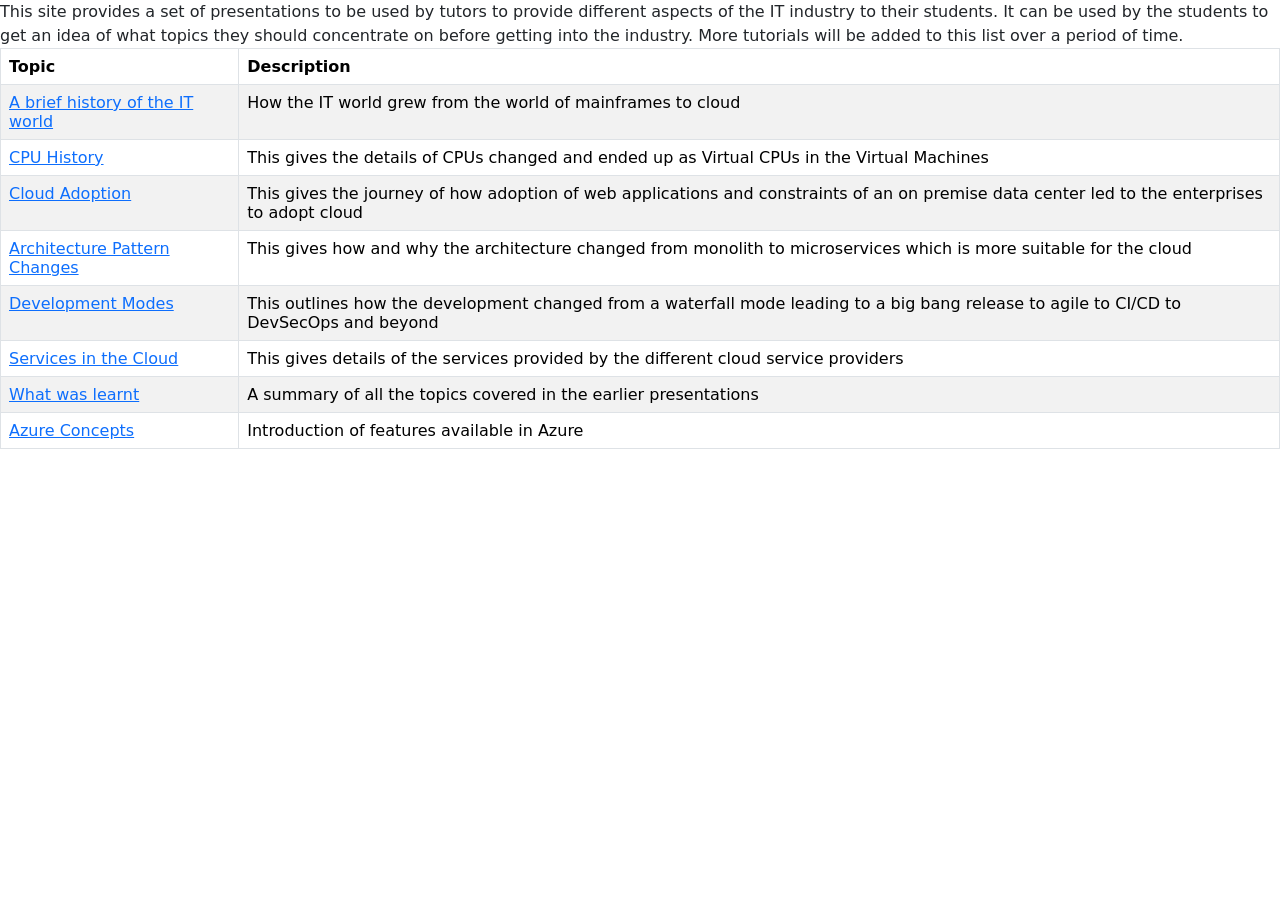
<file: index.html>
<html>
<head>
<title>Tutorials in IT</title>
</head>
<link rel="stylesheet" href="shared/css/bootstrap.min.css">
<body>
This site provides a set of presentations to be used by tutors to provide different aspects of the IT industry to their students. It can be used by the students to get an idea of what topics they should concentrate on before getting into the industry. More tutorials will be added to this list over a period of time.
<table class="table table-striped table-bordered table-responsive">
<thead>
  <tr><th>Topic</th><th>Description</th></tr>
</thead>
<tbody>
<tr><td><a href="01 - it-history/index.html">A brief history of the IT world</a></td><td>How the IT world grew from the world of mainframes to cloud</td></tr>
<tr><td><a href="02 - cpu-vms/index.html">CPU History</a></td><td>This gives the details of CPUs changed and ended up as Virtual CPUs in the Virtual Machines</td></tr>
<tr><td><a href="03 - cloud background/index.html">Cloud Adoption</a></td><td>This gives the journey of how adoption of web applications and constraints of an on premise data center led to the enterprises to adopt cloud</td></tr>
<tr><td><a href="04 - monolith-to-microservices/index.html">Architecture Pattern Changes</a></td><td>This gives how and why the architecture changed from monolith to microservices which is more suitable for the cloud</td></tr>
<tr><td><a href="05 - dev-practice/index.html">Development Modes</a></td><td>This outlines how the development changed from a waterfall mode leading to a big bang release to agile to CI/CD to DevSecOps and beyond</td></tr>
<tr><td><a href="06 - cloud-features/index.html">Services in the Cloud</a></td><td>This gives details of the services provided by the different cloud service providers</td></tr>
<tr><td><a href="07 - captone/index.html">What was learnt</a></td><td>A summary of all the topics covered in the earlier presentations</td></tr>
<tr><td><a href="08 - azure-concepts/index.html">Azure Concepts</a></td><td>Introduction of features available in Azure</td></tr>
</tbody>
</table>
</body>
</html>
</file>
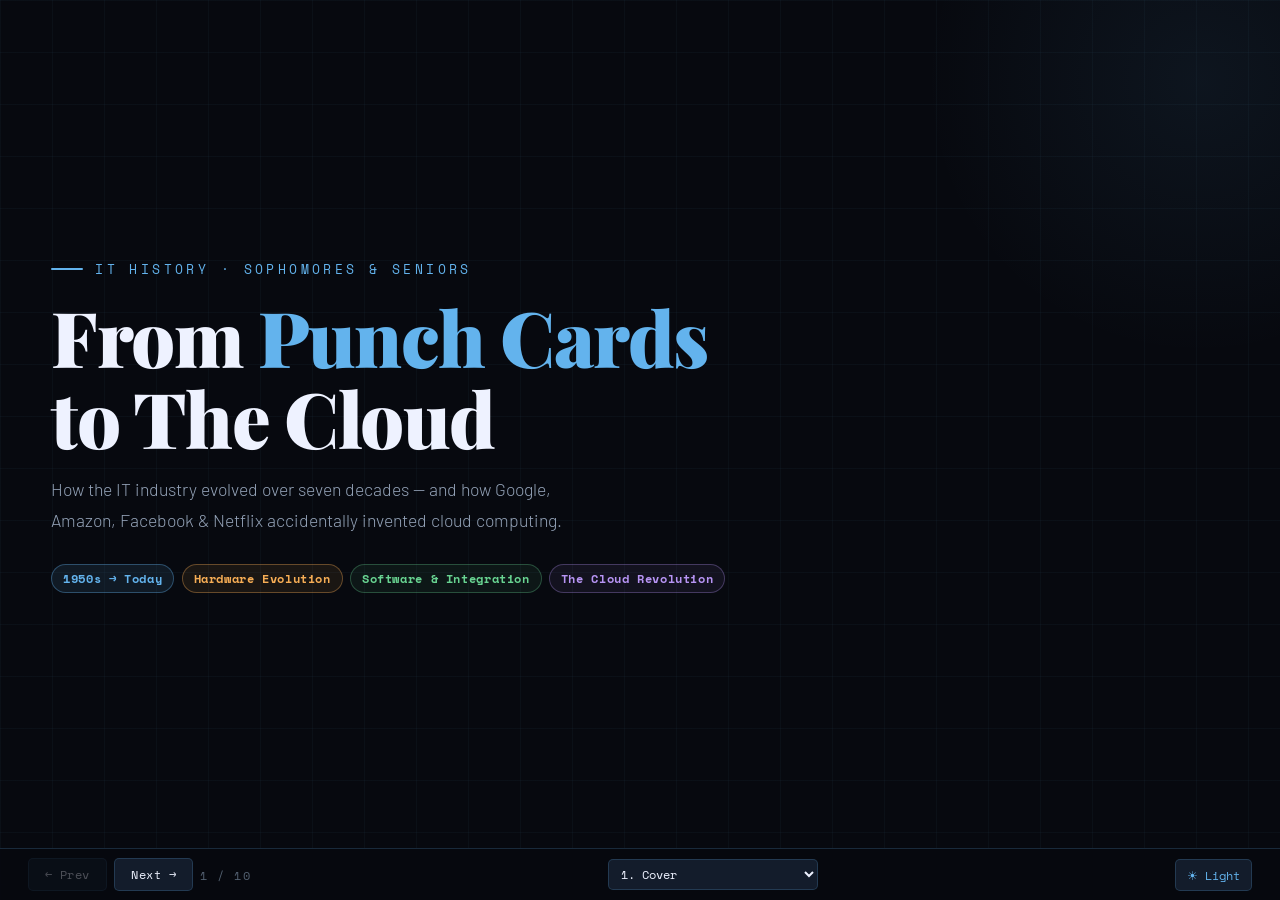
<file: 01 - it-history/index.html>
<!DOCTYPE html>
<html lang="en" data-theme="dark">
<head>
<meta charset="UTF-8"/>
<meta name="viewport" content="width=device-width, initial-scale=1.0"/>
<title>IT History — From Punch Cards to The Cloud</title>
<link rel="stylesheet" href="../shared/css/deck.css"/>
</head>
<body>

<div id="prog" style="width:0%"></div>

<div id="deck">

<!-- ── SLIDE 1: Cover ── -->
<section class="slide cover" data-title="Cover">
  <div class="cov-grid"></div>
  <div class="cov-glow"></div>
  <div class="cov-content">
    <div class="cov-kicker">IT History · Sophomores &amp; Seniors</div>
    <h1 class="cov-h1">From <span class="hi">Punch Cards</span><br/>to The Cloud</h1>
    <p class="cov-desc">How the IT industry evolved over seven decades — and how Google, Amazon, Facebook &amp; Netflix accidentally invented cloud computing.</p>
    <div class="chips">
      <span class="chip">1950s → Today</span>
      <span class="chip ca">Hardware Evolution</span>
      <span class="chip cg">Software &amp; Integration</span>
      <span class="chip cp">The Cloud Revolution</span>
    </div>
  </div>
</section>

<!-- ── SLIDE 2: Master Timeline ── -->
<section class="slide" data-title="Master Timeline">
  <div class="s-era">Overview</div>
  <h2 class="s-title">The Journey at a Glance</h2>
  <p class="s-sub">Seven decades of computing — the two defining eras divided by the internet</p>

  <div class="timeline">
    <div class="tl-item"><div class="tl-dot"></div><div class="tl-y">1950s</div><div class="tl-t">Punch Cards &amp; Batch Jobs</div></div>
    <div class="tl-item"><div class="tl-dot"></div><div class="tl-y">1960–70s</div><div class="tl-t">Mainframes</div></div>
    <div class="tl-item"><div class="tl-dot da"></div><div class="tl-y">1970–80s</div><div class="tl-t">Minicomputers</div></div>
    <div class="tl-item"><div class="tl-dot da"></div><div class="tl-y">1980–90s</div><div class="tl-t">Client-Server &amp; PCs</div></div>
    <div class="tl-item"><div class="tl-dot dg"></div><div class="tl-y">1990–2000s</div><div class="tl-t">Web &amp; SOA/ESB</div></div>
    <div class="tl-item"><div class="tl-dot dr"></div><div class="tl-y">2000–2010s</div><div class="tl-t">Internet Giants</div></div>
    <div class="tl-item"><div class="tl-dot dr"></div><div class="tl-y">2006+</div><div class="tl-t">Birth of The Cloud</div></div>
    <div class="tl-item"><div class="tl-dot dg"></div><div class="tl-y">2010s+</div><div class="tl-t">Cloud-Native Today</div></div>
  </div>

  <div class="g g2" style="margin-top:0.5rem;">
    <div class="card">
      <div class="card-hd">The Pre-Internet Era (1950s–1990s)</div>
      <ul>
        <li>Software used <strong>within the enterprise</strong> — limited internal user base</li>
        <li>Load was <strong>predictable</strong>; hardware planned and procured in advance</li>
        <li>Hardware growth was <strong>linear</strong> — add a server as you grow</li>
        <li>Releases: once every <strong>6 months to a year</strong> — "stop the world"</li>
        <li>Bare metal servers in <strong>in-house data centres</strong></li>
        <li>Monitoring: tens of servers — check CPU, RAM, Disk, Network</li>
      </ul>
    </div>
    <div class="card c-amber filled-amber">
      <div class="card-hd">The Internet Era (2000s–Today)</div>
      <ul>
        <li>Apps opened to <strong>millions of retail users</strong> worldwide</li>
        <li>Load became <strong>unpredictable</strong> — events, viral spikes, Black Friday</li>
        <li>Hardware demand could spike <strong>10–20× overnight</strong></li>
        <li>Releases: <strong>daily or continuous delivery</strong></li>
        <li>Cloud: <strong>pay as you use</strong>, scale instantly, zero hardware ownership</li>
        <li>Monitoring: millions of containers — metrics, logs, traces, SLOs</li>
      </ul>
    </div>
  </div>
</section>

<!-- ── SLIDE 3: Punch Cards & Mainframes ── -->
<section class="slide" data-title="Punch Cards & Mainframes">
  <div class="s-era">Era 1 · 1950s–1970s</div>
  <h2 class="s-title">Punch Cards &amp; <span class="hi">Mainframes</span></h2>
  <p class="s-sub">Computing begins — massive machines, tiny teams, no keyboards, no screens</p>

  <div class="g g-sb">
    <div class="g" style="gap:0.8rem;">
      <div class="g g2" style="gap:0.8rem;">
        <div class="card">
          <div class="card-hd">Punch Cards</div>
          <ul>
            <li>Programs coded by punching holes in physical cards</li>
            <li>Each card = one line of code; drop the deck → start over</li>
            <li>Batch submitted to operators; results next morning</li>
            <li>No interactivity whatsoever</li>
          </ul>
        </div>
        <div class="card">
          <div class="card-hd">Mainframe Era</div>
          <ul>
            <li>IBM System/360 (1964) — the landmark platform</li>
            <li>Room-sized computers costing millions</li>
            <li>Shared by the entire organisation via job queues</li>
            <li>Still run banking &amp; airline cores today</li>
          </ul>
        </div>
      </div>
      <div class="card c-green">
        <div class="card-hd">Key Characteristics</div>
        <ul>
          <li>Users: a handful of operators — <strong>never end users</strong></li>
          <li>Load: completely predictable batch windows (overnight runs)</li>
          <li>Data centre: purpose-built, air-conditioned vault</li>
          <li>Software: custom-written assembly or early COBOL/FORTRAN</li>
        </ul>
      </div>
    </div>
    <div class="dbox">
      <img src="images/mainframe.svg" alt="Mainframe and punch card illustration"/>
    </div>
  <div class="callout ca-amber" style="margin-top:0.75rem;">
    <strong>The Debug</strong> How did the phrase debugging orignate</br>
    <strong>Siberia</strong> TCS office had a floor nick-named The Siberia</br>
    <strong>Shifts</strong> TCS worked in three shifts</br>
    <strong>Rented</strong> Mainframe time was rented out during non-working hours</br>
    <strong>Dumb Terminal</strong> Mainframes introduced interaction through Dump Terminals with green fonts and keyboards.
  </div>
  </div>
</section>

<!-- ── SLIDE 4: Minis, PC, Client-Server & Web ── -->
<section class="slide" data-title="Minis, Client-Server & Web">
  <div class="s-era">Era 2–4 · 1970s–2000s</div>
  <h2 class="s-title">Minis, <span class="hi">PCs</span>, Client-Server &amp; the <span class="hi3">Web</span></h2>
  <p class="s-sub">Computers shrink from rooms to desks — putting power directly in users' hands — then the browser opens those desks to the entire internet</p>

  <div class="g g2">

    <!-- ── LEFT: Hardware shrinks (cause) ── -->
    <div class="g" style="gap:0.65rem;">

      <div class="card">
        <div class="card-hd">Minicomputers (1970s–80s)</div>
        <ul>
          <li>DEC PDP, VAX — affordable for a single <strong>department</strong>, not the whole organisation</li>
          <li>Multiple users via <strong>dumb terminals</strong> — keyboard + screen only, zero local CPU</li>
          <li>UNIX born here — the foundation of Linux, macOS, and every cloud server today</li>
          <li>First real interactive computing: type a command, get an immediate response</li>
          <li>Still centralised — all compute lived on the minicomputer, terminals just displayed it</li>
        </ul>
      </div>

      <div class="card c-amber">
        <div class="card-hd">The Desktop PC Arrives (1981–90s)</div>
        <ul>
          <li><strong>IBM PC (1981)</strong> + Intel x86 + MS-DOS — a full computer on every desk</li>
          <li>For the first time, <strong>compute power moved to the user</strong> — not just a display</li>
          <li>Apple Macintosh (1984) — graphical UI, mouse; computing becomes accessible to non-engineers</li>
          <li>PCs were standalone islands — each had its own files, its own applications</li>
          <li>The problem this created: <strong>how do 50 PCs share data and applications?</strong></li>
          <li>Answer: connect them to a shared server → <em>Client-Server architecture</em></li>
        </ul>
      </div>
    </div><!-- /left -->

    <!-- ── RIGHT: Architecture evolves (effect) ── -->
    <div class="g" style="gap:0.65rem;">

      <div class="card c-green">
        <div class="card-hd">Client-Server (mid-1980s–90s)</div>
        <ul>
          <li><strong>Thick client:</strong> business logic and UI run on the PC; the server holds shared data and handles heavy queries</li>
          <li>LAN connects PCs to a central database server — first time a network was essential to the application</li>
          <li>SAP R/3, Oracle Forms, Lotus Notes, Microsoft Exchange — all thick client-server</li>
          <li>Users <strong>internal only</strong> — employees on the corporate LAN behind a firewall</li>
          <li>Scaling meant buying a bigger server; no concept of serving the public internet</li>
        </ul>
      </div>

      <div class="card">
        <div class="card-hd">The Web Era (mid-1990s+)</div>
        <ul>
          <li><strong>Browser becomes the universal thin client</strong> — nothing to install on the PC</li>
          <li>3-tier: Browser → Web Server → App Server → Database (no thick client needed)</li>
          <li>Firewall opens <strong>Port 80/443 to the internet</strong> for the first time — public users can now reach the app</li>
          <li>First wave: internet banking, e-retail, online insurance, travel booking</li>
          <li>Load grows — but slowly and predictably; still mostly existing customers</li>
        </ul>
      </div>

      <div class="card c-purple">
        <div class="card-hd">COTS &amp; SOA / ESB (late 1990s–2000s)</div>
        <ul>
          <li>Enterprises stop building everything — buy off-the-shelf: SAP (ERP), Siebel (CRM), Amdocs (Billing)</li>
          <li>10 systems × 10 peers = <strong>90 point-to-point integrations</strong> — spaghetti</li>
          <li><strong>ESB solution:</strong> single hub, all systems plug in once — SOAP, REST, JMS routing, transformation, orchestration</li>
          <li>Telecom: CRM → ESB → Prepaid / Postpaid / Network OSS / Digital Services</li>
        </ul>
      </div>

    </div><!-- /right -->
      <div class="dbox">
        <img src="images/client-server.svg" alt="Client Server illustration"/></br>
      </div>
      <div class="dbox">
        <img src="images/esb-diagram.svg" alt="Client Server illustration"/></br>
      </div>
      <div class="dbox">
        <img src="images/web-arch.svg" alt="Client Server illustration"/></br>
      </div>
    <div class="callout ca-amber" style="margin-top:0.75rem;">
       <strong>The Railway Reservation</strong> CMC wrote every line of code in first version of Railway Reservation system on Operating System. No database</br>
    </div>

  </div><!-- /g g2 -->
</section>

<!-- ── SLIDE 5: The Internet Giants ── -->
<section class="slide" data-title="The Internet Giants Arrive">
  <div class="s-era">Inflection Point · 1998–2007</div>
  <h2 class="s-title">The <span class="hi2">Giants</span> Arrive &amp; Everything Changes</h2>
  <p class="s-sub">Four companies rewired what the world expects from software — and from infrastructure</p>

  <div class="g g2">
    <div class="card c-amber">
      <div class="card-hd">🛒 Amazon — A to Z</div>
      <ul>
        <li>Books (1994) → every product A to Z</li>
        <li>Black Friday / Prime Day → load spikes <strong>10–20× overnight</strong></li>
        <li>Must provision for peak, but 85% idle the rest of the year</li>
        <li>Drove invention of elastic, on-demand infrastructure</li>
      </ul>
    </div>
    <div class="card">
      <div class="card-hd">🔍 Google — Search &amp; Ads</div>
      <ul>
        <li>9/11 (2001): global search traffic spikes <strong>in minutes</strong></li>
        <li>Any world event = instant, unpredictable surge</li>
        <li>Proved: advertising revenue scales with users → feature velocity = market share</li>
        <li>Drove: release features fast → attract users → earn ads → fund features</li>
      </ul>
    </div>
    <div class="card c-green">
      <div class="card-hd">📱 Facebook / Social</div>
      <ul>
        <li>Orkut (2004), Facebook (2004) — photos, comments, likes, shares</li>
        <li>User base = <strong>everyone on the planet</strong></li>
        <li>Viral content creates massive, unpredictable spikes</li>
        <li>Feature wars: each new reaction required faster release cycles</li>
      </ul>
    </div>
    <div class="card c-red">
      <div class="card-hd">🎬 Netflix — Streaming Video</div>
      <ul>
        <li>Killed Blockbuster with streaming (2007)</li>
        <li>New popular series: <strong>millions stream simultaneously</strong></li>
        <li>Peak: 15%+ of all North American internet traffic</li>
        <li>Drove invention of Chaos Engineering &amp; microservices architecture</li>
      </ul>
    </div>
  </div>

  <div class="callout ca-amber" style="margin-top:0.75rem;">
    <strong>The Pattern:</strong> All four faced the same problem — unpredictable load spikes requiring infrastructure far beyond daily average. They ended up with vast surplus capacity at off-peak times. The question became: what do you do with spare data centres?
  </div>
</section>

<!-- ── SLIDE 6: Enterprises Open Up & Salesforce ── -->
<section class="slide" data-title="Enterprises Open Up & Salesforce">
  <div class="s-era">Parallel Story · 2000–2010s</div>
  <h2 class="s-title">Enterprises Open Up &amp; <span class="hi3">Salesforce</span> Plants the Seed</h2>
  <p class="s-sub">Internal systems face the internet. The SaaS model shows enterprises they don't need to own anything.</p>

  <div class="g g2" style="margin-bottom:0.75rem;">
    <div class="card c-green">
      <div class="card-hd">Enterprises Go Online</div>
      <ul>
        <li>Internet &amp; Mobile Banking — 24×7 availability becomes mandatory</li>
        <li>e-Commerce — festive sales create the same spike pattern as Amazon</li>
        <li>Online Insurance, Just-in-Time supply chains, partner portals</li>
        <li>Every enterprise opening up needs <strong>CRM</strong> — enter Salesforce</li>
      </ul>
    </div>
    <div class="card c-amber">
      <div class="card-hd">Salesforce — "No Software" (1999)</div>
      <ul>
        <li><strong>Old model:</strong> buy CRM licence ($500K+), buy servers, hire DBAs → 18 months to value</li>
        <li><strong>Salesforce:</strong> browser-based, pay per seat per month → <strong>live in days</strong></li>
        <li>No software to install. No servers to own. Just pay and use.</li>
        <li>Enterprises got their first taste of: <strong>Software as a Service</strong></li>
        <li>CAPEX (buy upfront) → OPEX (pay monthly) — CFOs loved it</li>
      </ul>
    </div>
  </div>

  <div class="callout ca-amber">
    <strong>The Penny Drops:</strong> If I don't need to own the CRM software or its servers — and I just pay for what I use — why do I need to own <em>any</em> infrastructure? The question that seeded the cloud transition.
  </div>
</section>

<!-- ── SLIDE 7: Birth of The Cloud ── -->
<section class="slide" data-title="The Cloud is Born — AWS 2006">
  <div class="s-era">Birth of The Cloud · 2006</div>
  <h2 class="s-title">Amazon's <span class="hi2">Serendipity</span> — The Cloud is Born</h2>
  <p class="s-sub">Amazon built infrastructure for peak retail load. The idle off-peak capacity became a product.</p>

  <div class="g g2" style="margin-bottom:0.75rem;">
    <div class="card c-amber">
      <div class="card-hd">The Insight (2002–2004)</div>
      <ul>
        <li>Amazon engineers frustrated by slow internal infrastructure provisioning</li>
        <li>Standardised all internal services via APIs — same interface for everything</li>
        <li>Realised: if they offered this externally, idle servers between peaks earn revenue</li>
        <li><strong>S3</strong> — Simple Storage Service launched March 2006</li>
        <li><strong>EC2</strong> — Elastic Compute Cloud launched August 2006</li>
        <li>"Elastic" = scale up and scale back down on demand, pay by the hour</li>
      </ul>
    </div>
    <div class="card c-green">
      <div class="card-hd">What Enterprises Gained</div>
      <ul>
        <li>Spin up 1,000 servers in <strong>minutes</strong> (not months of procurement)</li>
        <li>No data centre to build, own, or maintain</li>
        <li>Pay only for what you actually use — scale to zero at night</li>
        <li>Handle Black Friday; scale back Monday; don't pay for idle capacity</li>
        <li>Google App Engine (2008), Microsoft Azure (2010) quickly followed</li>
        <li>Competition drove prices down <strong>80%+</strong> over the following decade</li>
      </ul>
    </div>
  </div>

  <div class="callout ca-green">
    <strong>CAPEX → OPEX:</strong> No more buying hardware upfront and depreciating it over 5 years. Cloud turned infrastructure from a capital asset on the balance sheet into a monthly utility bill — like electricity. You don't own the power plant.
  </div>
</section>

<!-- ── SLIDE 8: Software Delivery Transforms ── -->
<section class="slide" data-title="Software Delivery Transforms">
  <div class="s-era">Consequence · 2010s</div>
  <h2 class="s-title">Software Delivery <span class="hi">Transforms</span></h2>
  <p class="s-sub">From yearly big-bang releases to continuous deployment — the cloud enabled a completely different pace</p>

  <div class="g g2" style="margin-bottom:0.75rem;">
    <div class="card c-red">
      <div class="card-hd">The Old Way (Pre-Cloud)</div>
      <ul>
        <li>Release once every 6–12 months — months of preparation</li>
        <li>"Stop the world" — all users impacted simultaneously</li>
        <li>Change freeze, rollback plans, war-rooms during go-live</li>
        <li>Big bugs wait 6 months for the fix to reach production</li>
        <li>Feature backlog grows; customers frustrated; competitors catch up</li>
      </ul>
    </div>
    <div class="card c-green">
      <div class="card-hd">The New Way (Cloud-Native)</div>
      <ul>
        <li>Deploy multiple times per day — Amazon: <strong>thousands of deploys/day</strong></li>
        <li>Feature flags: release to 1% of users first, validate, then roll out</li>
        <li>A/B testing: try two versions simultaneously, measure, pick winner</li>
        <li>Bug fixed: deployed in hours, not six months</li>
        <li>Continuous Integration / Continuous Delivery (CI/CD) pipelines</li>
      </ul>
    </div>
  </div>

  <div class="g g3">
    <div class="card stat"><div class="stat-n sr">1/yr</div><div class="stat-l">Release cadence (2000)</div><div class="stat-note">Big-bang, stop-the-world</div></div>
    <div class="card stat"><div class="stat-n sa">1/mo</div><div class="stat-l">Release cadence (2010)</div><div class="stat-note">Agile sprints, iterative</div></div>
    <div class="card c-green stat"><div class="stat-n sg">100+/day</div><div class="stat-l">Amazon today</div><div class="stat-note">Continuous deployment</div></div>
  </div>
</section>

<!-- ── SLIDE 9: Summary ── -->
<section class="slide" data-title="Summary — Five Key Ideas">
  <div class="s-era">Summary</div>
  <h2 class="s-title">Five <span class="hi">Key Ideas</span></h2>
  <p class="s-sub">If you remember nothing else — remember these</p>

  <div class="g g2">
    <div class="card"><div class="card-hd">① Scale Changed Everything</div><ul><li>When billions of users arrived, every assumption about infrastructure, software delivery, and operations had to be rebuilt from scratch</li></ul></div>
    <div class="card c-amber"><div class="card-hd">② Unpredictability Drove Innovation</div><ul><li>The inability to predict load forced invention of elastic computing — you cannot pre-buy hardware for a viral tweet or a global news event</li></ul></div>
    <div class="card c-green"><div class="card-hd">③ The Cloud Was Accidental</div><ul><li>Amazon didn't set out to build a cloud. They solved their own problem. Monetising spare capacity was serendipity — but it changed the world</li></ul></div>
    <div class="card c-purple"><div class="card-hd">④ Salesforce Changed the Deal</div><ul><li>Proving enterprises would happily rent software they previously owned planted the seed for full cloud adoption across all infrastructure</li></ul></div>
    <div class="card filled-amber span2"><div class="card-hd">⑤ Software Velocity = Competitive Advantage</div><ul><li>Companies that ship features fastest attract the most users. Users attract ad revenue. Revenue funds more features. Cloud enables this velocity. This is the flywheel that runs today's tech economy — and it's still accelerating.</li></ul></div>
  </div>
</section>

<!-- ── SLIDE 10: End ── -->
<section class="slide cover" data-title="Questions">
  <div class="cov-grid"></div>
  <div class="cov-glow" style="left:-150px;top:auto;bottom:-150px;right:auto;"></div>
  <div class="cov-content" style="margin-top:100px;">
    <div class="cov-kicker">End of Presentation</div>
    <h1 class="cov-h1">Questions?<br/><span class="hi">Let's Discuss.</span></h1>
    <p class="cov-desc">From a punch card in 1952 to a billion-user global cloud platform in 2024 — the pace of change is still accelerating. You'll shape the next chapter.</p>
    <div class="chips">
      <span class="chip">What does AI change next?</span>
      <span class="chip ca">Edge Computing</span>
      <span class="chip cg">Serverless / Functions</span>
      <span class="chip cp">FinOps</span>
    </div>
  </div>
</section>

</div><!-- /deck -->

<nav id="nav">
  <div class="nav-group">
    <button class="nb" id="btn-prev">← Prev</button>
    <button class="nb" id="btn-next">Next →</button>
    <span id="counter">1 / 10</span>
  </div>
  <div class="nav-group">
    <select id="jump"></select>
  </div>
  <div class="nav-group">
    <button id="theme-btn">☀ Light</button>
  </div>
</nav>

<script src="../shared/js/deck.js"></script>
</body>
</html>
</file>
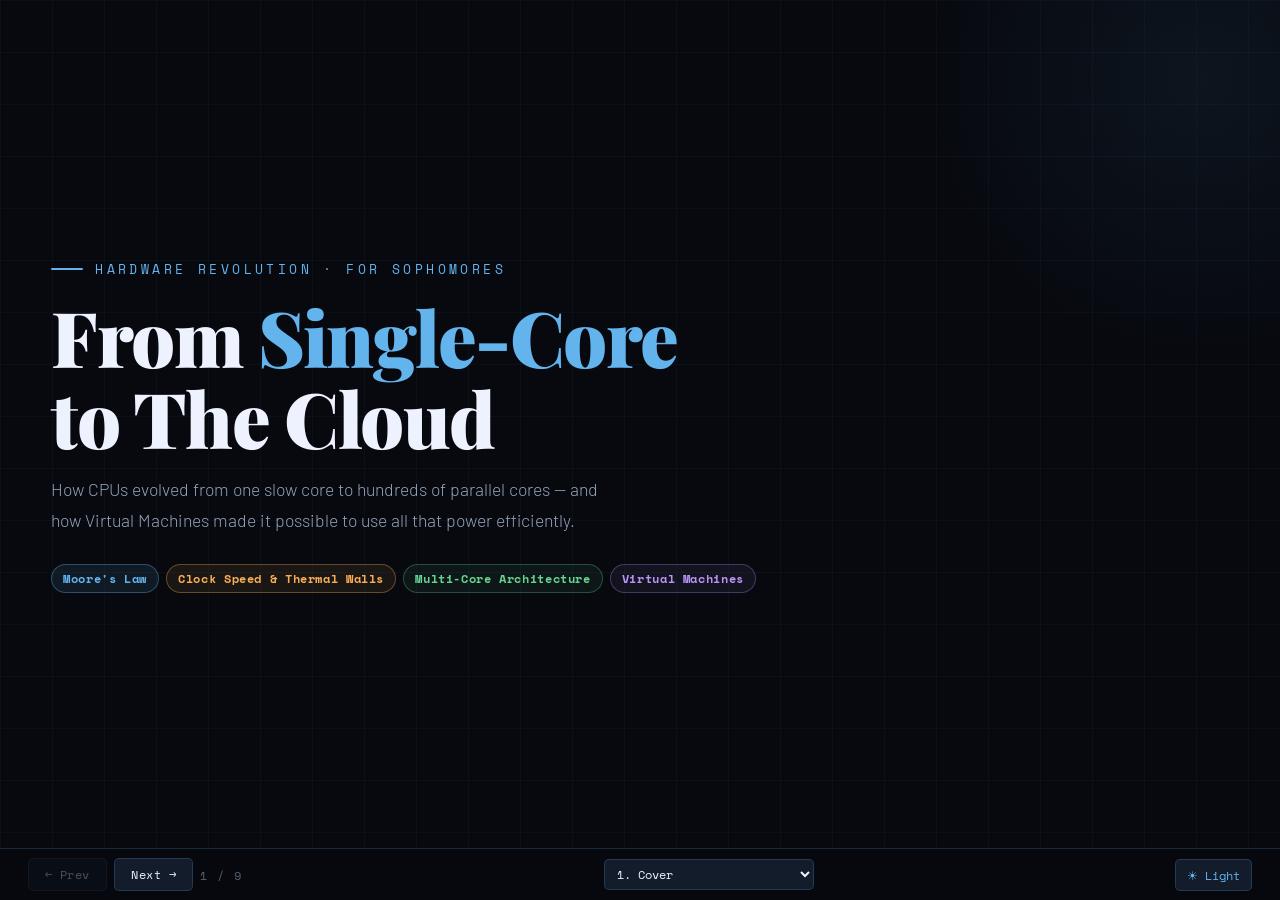
<file: 02- cpu-vms/index.html>
<!DOCTYPE html>
<html lang="en" data-theme="dark">
<head>
<meta charset="UTF-8"/>
<meta name="viewport" content="width=device-width, initial-scale=1.0"/>
<title>CPUs, Cores &amp; Virtual Machines</title>
<link rel="stylesheet" href="../shared/css/deck.css"/>
</head>
<body>

<div id="prog" style="width:0%"></div>

<div id="deck">

<!-- ── SLIDE 1: Cover ── -->
<section class="slide cover" data-title="Cover">
  <div class="cov-grid"></div>
  <div class="cov-glow"></div>
  <div class="cov-content">
    <div class="cov-kicker">Hardware Revolution · For Sophomores</div>
    <h1 class="cov-h1">From <span class="hi">Single-Core</span><br/>to The Cloud</h1>
    <p class="cov-desc">How CPUs evolved from one slow core to hundreds of parallel cores — and how Virtual Machines made it possible to use all that power efficiently.</p>
    <div class="chips">
      <span class="chip">Moore's Law</span>
      <span class="chip ca">Clock Speed &amp; Thermal Walls</span>
      <span class="chip cg">Multi-Core Architecture</span>
      <span class="chip cp">Virtual Machines</span>
    </div>
  </div>
</section>

<!-- ── SLIDE 2: Single-Core Era ── -->
<section class="slide" data-title="The Single-Core Era (pre-2000)">
  <div class="s-era">Era 1 · Pre-2000</div>
  <h2 class="s-title">The <span class="hi">Single-Core</span> Era</h2>
  <p class="s-sub">One CPU. One core. One task at a time. And that was fine — for a while.</p>

  <div class="g g-sb">
    <div class="g" style="gap:0.8rem;">
      <div class="card">
        <div class="card-hd">The Server of the 1990s</div>
        <ul>
          <li>One physical socket on the motherboard</li>
          <li>One core inside that socket — single execution unit</li>
          <li>RAM: typically <strong>16 MB to 256 MB</strong></li>
          <li>Clock speed: ~<strong>66 MHz</strong> (486 era) to ~1 GHz by 2000</li>
          <li>OS installed directly on the hard disk — boots bare metal</li>
          <li>One server = one OS = one application</li>
        </ul>
      </div>
      <div class="card c-green">
        <div class="card-hd">What "Single Core" Means</div>
        <ul>
          <li>CPU executes <strong>one instruction stream</strong> at a time</li>
          <li>Multiple processes "share" the CPU via fast time-slicing — an illusion of parallel</li>
          <li>True simultaneous execution: impossible</li>
          <li>Software designed around this — fine for batch payroll, overnight reports</li>
        </ul>
      </div>
      <div class="callout">
        <strong>The Workload Reality:</strong> Most 1990s enterprise software was batch-oriented — payroll, end-of-day reports, overnight processing. Interactive users were few. One core was enough.
      </div>
    </div>
    <div class="dbox">
      <img src="images/single-core.svg" alt="Single socket single core server diagram"/>
    </div>
  </div>
</section>

<!-- ── SLIDE 3: Moore's Law ── -->
<section class="slide" data-title="Moore's Law">
  <div class="s-era">The Prediction · 1965</div>
  <h2 class="s-title">Moore's <span class="hi">Law</span></h2>
  <p class="s-sub">Gordon Moore's 1965 observation became the engine that drove 50 years of computing progress</p>

  <div class="g g-sb">
    <div class="g" style="gap:0.8rem;">
      <div class="card">
        <div class="card-hd">The Prediction</div>
        <ul>
          <li>Gordon Moore (Intel co-founder, 1965): transistor count on a chip doubles approximately <strong>every 18–24 months</strong></li>
          <li>More transistors = more logic = faster, smarter CPU</li>
          <li>Held remarkably true for over 50 years</li>
          <li>Note: Moore predicted transistor doubling, not directly clock speed — but the two were tightly linked during the clock-speed era</li>
        </ul>
      </div>
      <div class="card c-green">
        <div class="card-hd">The Real-World Numbers</div>
        <ul>
          <li><strong>1971</strong> Intel 4004: <strong>2,300</strong> transistors · 0.74 MHz</li>
          <li><strong>1993</strong> Pentium: <strong>3.1 million</strong> · 66–200 MHz</li>
          <li><strong>2000</strong> Pentium 4: <strong>42 million</strong> · 1.5 GHz</li>
          <li><strong>2012</strong> Ivy Bridge: <strong>1.4 billion</strong> · 3.5 GHz</li>
          <li><strong>2023</strong> Apple M2 Ultra: <strong>134 billion</strong> transistors</li>
          <li>A <strong>58-million-fold increase</strong> in 52 years</li>
        </ul>
      </div>
      <div class="callout ca-green">
        <strong>The Free Lunch:</strong> For decades, developers didn't need to optimise code. Just wait 18 months, buy the new CPU — software ran faster automatically. This era ended around 2004 when clock speed hit its thermal limit.
      </div>
    </div>
    <div class="dbox">
      <img src="images/moores-law.svg" alt="Moore's Law transistor count bar chart"/>
    </div>
  </div>
</section>

<!-- ── SLIDE 4: Thermal Wall ── -->
<section class="slide" data-title="The Thermal Wall — Clock Speed Peaks">
  <div class="s-era">The Bottleneck · ~2004</div>
  <h2 class="s-title">The <span class="hi2">Thermal Wall</span></h2>
  <p class="s-sub">Clock speeds couldn't keep rising — physics intervened, forcing a complete rethink of CPU design</p>

  <div class="g g-sb">
    <div class="g" style="gap:0.8rem;">
      <div class="card">
        <div class="card-hd">The Clock Speed Race</div>
        <ul>
          <li>CPU performance = clock speed × work per cycle</li>
          <li>Industry focused on clock: <strong>66 MHz → 1 GHz → 3.8 GHz</strong></li>
          <li>Intel Pentium 4 "Prescott" hit <strong>3.8 GHz in 2004</strong></li>
          <li>Power consumption: <strong>~130 Watts</strong> — the chip ran scorching hot</li>
        </ul>
      </div>
      <div class="card c-amber">
        <div class="card-hd">Why It Stopped — Physics</div>
        <ul>
          <li>Power = C × V² × frequency — higher clock = more heat</li>
          <li>At ~4 GHz the chip could not be cooled reliably in a server rack</li>
          <li>Intel abandoned its "Terahertz Transistor" roadmap targeting 10 GHz</li>
          <li>Clock speeds <strong>dropped from 3.8 GHz back to ~2.4 GHz</strong> when multi-core arrived</li>
          <li>Modern per-core clock: <strong>3–5 GHz</strong> — barely above the 2004 peak</li>
        </ul>
      </div>
      <div class="callout ca-amber">
        <strong>The Pivot:</strong> If we can't go faster per core — add more cores. One fast engine → many parallel engines. This shift changed how software had to be written forever.
      </div>
    </div>
    <div class="dbox">
      <img src="images/clock-speed.svg" alt="Clock speed evolution chart showing rise and drop"/>
    </div>
  </div>
</section>

<!-- ── SLIDE 5: Multi-Core ── -->
<section class="slide" data-title="Multi-Core & Multi-Socket">
  <div class="s-era">The Solution · 2005 onwards</div>
  <h2 class="s-title"><span class="hi">Multi-Core</span> &amp; Multi-Socket</h2>
  <p class="s-sub">More cores at slightly lower clock — same chip area, massively more parallel throughput</p>

  <div class="g g-sb">
    <div class="g" style="gap:0.8rem;">
      <div class="card">
        <div class="card-hd">The Multi-Core Leap</div>
        <ul>
          <li><strong>2005:</strong> Intel/AMD — first dual-core desktop CPUs</li>
          <li><strong>2007:</strong> Quad-core mainstream (Core 2 Quad)</li>
          <li><strong>2010:</strong> 6–8 core server CPUs common</li>
          <li><strong>2020:</strong> AMD EPYC 7742 — <strong>64 cores per socket</strong></li>
          <li><strong>2023:</strong> AMD EPYC Genoa — <strong>96 cores per socket</strong></li>
          <li>Apple M2 Ultra: 24-core CPU + 76-core GPU on one chip</li>
        </ul>
      </div>
      <div class="card c-green">
        <div class="card-hd">Memory Grew 750,000×</div>
        <ul>
          <li><strong>1990:</strong> 16–64 MB typical server RAM</li>
          <li><strong>2000:</strong> 512 MB – 2 GB</li>
          <li><strong>2008:</strong> 16–32 GB</li>
          <li><strong>2015:</strong> 256 GB – 1 TB</li>
          <li><strong>2024:</strong> AMD EPYC / Intel Xeon — up to <strong>12 TB per server</strong></li>
          <li>Entire databases now fit in RAM → 1,000× faster than disk reads</li>
        </ul>
      </div>
      <div class="callout ca-green">
        <strong>But Old Apps Couldn't Use It:</strong> Single-threaded software runs on one core while 63 others sit idle. Adding cores doesn't speed up sequential code. Average enterprise server utilisation: <strong>5–15%</strong> — before virtualisation.
      </div>
    </div>
    <div class="dbox">
      <img src="images/sockets-cores.svg" alt="Single core vs multi-core multi-socket diagram"/>
    </div>
  </div>
</section>

<!-- ── SLIDE 6: Virtual Machines ── -->
<section class="slide" data-title="Virtual Machines — The Big Idea">
  <div class="s-era">The Solution · VMware 1998</div>
  <h2 class="s-title"><span class="hi3">Virtual Machines</span> — The Big Idea</h2>
  <p class="s-sub">What if one physical server could pretend to be many? The hypervisor made this possible.</p>

  <div class="g g-sb" style="margin-bottom:0.7rem;">
    <div class="g" style="gap:0.8rem;">
      <div class="card">
        <div class="card-hd">The Key Abstraction</div>
        <ul>
          <li><strong>Bare metal:</strong> OS talks directly to physical CPU, RAM, disk, network</li>
          <li><strong>With virtualisation:</strong> a <em>Hypervisor</em> sits between hardware and OS</li>
          <li>Hypervisor presents <strong>virtual hardware</strong> to each Guest OS</li>
          <li>Guest OS doesn't know it's on virtual hardware</li>
          <li>Multiple Guest OSes run simultaneously, each fully isolated</li>
          <li>Pioneer: VMware (1998) for x86; IBM mainframes had this since the 1960s</li>
        </ul>
      </div>
      <div class="card c-green">
        <div class="card-hd">VM Superpowers</div>
        <ul>
          <li>📸 <strong>Snapshots:</strong> capture complete VM state — roll back in seconds</li>
          <li>📋 <strong>Templates:</strong> build one "golden" VM, clone 50 copies in minutes</li>
          <li>🚚 <strong>vMotion:</strong> move a running VM to another host with zero downtime</li>
          <li>⚡ <strong>Hot-add:</strong> add CPU cores, RAM, or storage while VM is live</li>
          <li>Utilisation jumps from 5% → <strong>60–80%</strong> after consolidation</li>
        </ul>
      </div>
    </div>
    <div class="dbox">
      <img src="images/vm-vs-bare-metal.svg" alt="Bare metal vs Virtual Machine architecture comparison"/>
    </div>
  </div>

  <div class="callout ca-green">
    <strong>Deployment Speed:</strong> Bare metal: order hardware → wait weeks → rack → cable → OS install → 2–6 weeks total. VM from template: clone → start → configure network → <strong>5–15 minutes</strong>. This speed changed the economics of scaling permanently.
  </div>
</section>

<!-- ── SLIDE 7: VMs → Cloud ── -->
<section class="slide" data-title="VMs Power the Cloud">
  <div class="s-era">The Foundation</div>
  <h2 class="s-title">VMs Power <span class="hi2">The Cloud</span></h2>
  <p class="s-sub">AWS, Azure, and GCP took VM technology, automated it with APIs, and sold it to the world</p>

  <div class="g g2" style="margin-bottom:0.75rem;">
    <div class="card c-amber">
      <div class="card-hd">AWS EC2 (2006) — The Breakthrough</div>
      <ul>
        <li>Rent a virtual machine by the hour — any size, any quantity</li>
        <li><strong>Elastic:</strong> scale from 1 to 10,000 VMs — and back — in minutes</li>
        <li>VM templates (AMIs) — deploy identical copies instantly</li>
        <li>All the VM superpowers delivered via a web API</li>
        <li>No hardware to own, manage, cool, or depreciate</li>
      </ul>
    </div>
    <div class="card c-green">
      <div class="card-hd">What the Cloud Delivered</div>
      <ul>
        <li>Pay per minute of use — scale to zero at night, stop paying</li>
        <li>Handle peak load without pre-buying idle capacity</li>
        <li>Spin up a test environment in minutes (was weeks via ticket queue)</li>
        <li>Geographic scale: deploy to 30+ regions globally in hours</li>
        <li>Azure Virtual Machines, Google Compute Engine — same model</li>
      </ul>
    </div>
  </div>

  <div class="dbox" style="min-height:140px;">
    <img src="images/cloud-on-vms.svg" alt="Cloud built on virtual machines — IaaS diagram"/>
  </div>
</section>

<!-- ── SLIDE 8: Summary ── -->
<section class="slide" data-title="Summary">
  <div class="s-era">Summary</div>
  <h2 class="s-title">The <span class="hi">Full Story</span></h2>
  <p class="s-sub">Five ideas — from single transistors to cloud computing</p>

  <div class="g g2">
    <div class="card"><div class="card-hd">① Moore's Law → Free Speed</div><ul><li>Transistor count doubled every 18 months for 50 years. Clock speeds rose 66 MHz → 3.8 GHz. Apps got faster automatically — no code changes needed.</li></ul></div>
    <div class="card c-amber"><div class="card-hd">② Thermal Wall → Multi-Core</div><ul><li>~2004: clock speed stopped at 3.8 GHz due to heat. Industry pivoted: lower clock, many more cores. Old single-threaded apps gained nothing — had to be rewritten.</li></ul></div>
    <div class="card c-green"><div class="card-hd">③ Memory → 750,000× Growth</div><ul><li>RAM grew from 16 MB (1990) to 12 TB (2024). Entire databases fit in memory. But legacy apps wasted nearly all of it — only 5–15% utilisation.</li></ul></div>
    <div class="card c-purple"><div class="card-hd">④ VMs → Efficient Utilisation</div><ul><li>Hypervisor abstracts hardware → run 10–20 VMs per server. Snapshots, templates, vMotion, hot-add transformed IT operations. Utilisation: 5% → 70%+.</li></ul></div>
    <div class="card filled-amber span2"><div class="card-hd">⑤ VMs + Scale = The Cloud</div><ul><li>AWS, Azure, GCP automated VM technology at massive scale, delivered it via web APIs, and sold it to the world on a pay-per-minute basis. The cloud's elastic scaling, instant provisioning, and pay-per-use billing are all direct consequences of virtualisation technology. Moore's Law + Virtualisation, delivered as a utility.</li></ul></div>
  </div>
</section>

<!-- ── SLIDE 9: End ── -->
<section class="slide cover" data-title="Questions">
  <div class="cov-grid"></div>
  <div class="cov-glow" style="left:-150px;top:auto;bottom:-150px;right:auto;"></div>
  <div class="cov-content" style="margin-top:100px;">
    <div class="cov-kicker">End of Presentation</div>
    <h1 class="cov-h1">Questions?<br/><span class="hi">Let's Discuss.</span></h1>
    <p class="cov-desc">From 2,300 transistors in 1971 to 134 billion in 2023. From one server per app to 20 VMs per server. From weeks to provision to minutes to clone.</p>
    <div class="chips">
      <span class="chip">What's next? Containers</span>
      <span class="chip ca">Serverless</span>
      <span class="chip cg">ARM vs x86</span>
      <span class="chip cp">3D Chiplets</span>
    </div>
  </div>
</section>

</div><!-- /deck -->

<nav id="nav">
  <div class="nav-group">
    <button class="nb" id="btn-prev">← Prev</button>
    <button class="nb" id="btn-next">Next →</button>
    <span id="counter">1 / 9</span>
  </div>
  <div class="nav-group">
    <select id="jump"></select>
  </div>
  <div class="nav-group">
    <button id="theme-btn">☀ Light</button>
  </div>
</nav>

<script src="../shared/js/deck.js"></script>
</body>
</html>
</file>
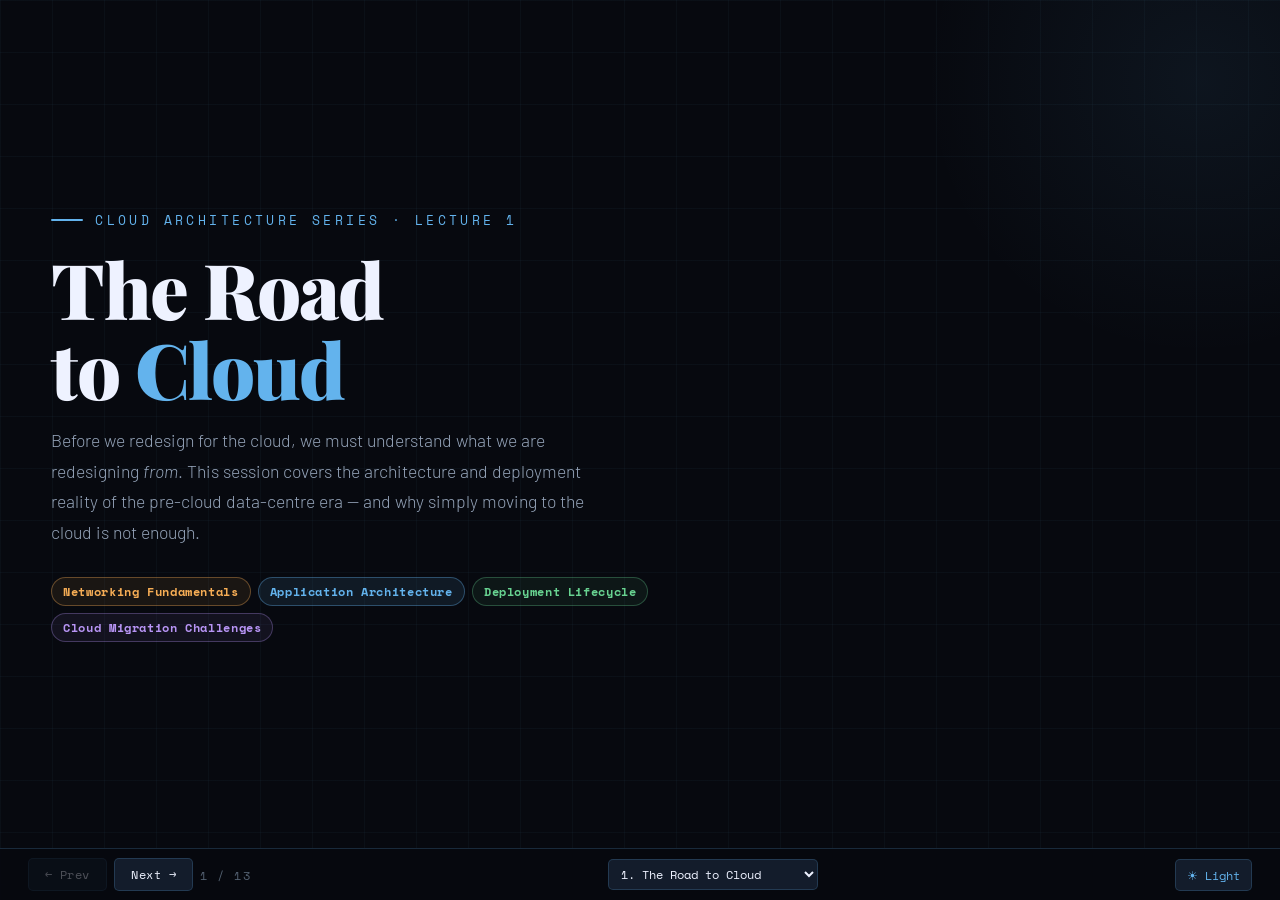
<file: 03 - cloud-background/index.html>
<!DOCTYPE html>
<html lang="en" data-theme="dark">
<head>
  <meta charset="UTF-8"/>
  <meta name="viewport" content="width=device-width, initial-scale=1.0"/>
  <title>The Road to Cloud — Background &amp; Context</title>
  <link rel="stylesheet" href="../shared/css/deck.css"/>
</head>
<body>

<div id="prog" style="width:0%"></div>

<div id="deck">

  <!-- ══ SLIDE 1: Cover ══════════════════════════════════════════ -->
  <section class="slide cover" data-title="The Road to Cloud">
    <div class="cov-grid"></div>
    <div class="cov-glow"></div>
    <div class="cov-content">
      <div class="cov-kicker">Cloud Architecture Series · Lecture 1</div>
      <h1 class="cov-h1">The Road<br>to <span class="hi">Cloud</span></h1>
      <p class="cov-desc">
        Before we redesign for the cloud, we must understand what we are redesigning
        <em>from</em>. This session covers the architecture and deployment reality of
        the pre-cloud data-centre era — and why simply moving to the cloud is not enough.
      </p>
      <div class="chips">
        <span class="chip ca">Networking Fundamentals</span>
        <span class="chip">Application Architecture</span>
        <span class="chip cg">Deployment Lifecycle</span>
        <span class="chip cp">Cloud Migration Challenges</span>
      </div>
    </div>
  </section>

  <!-- ══ SLIDE 2: Two dominant architectures ═════════════════════ -->
  <section class="slide" data-title="Two Dominant Patterns">
    <div class="s-era">Application Architecture — Before Cloud</div>
    <h2 class="s-title">Two Dominant <span class="hi">Patterns</span></h2>
    <p class="s-sub">Every enterprise ran one or both of these architectural patterns. Understanding them is essential context for what we had to rethink when moving to the cloud.</p>

    <div class="two-col">
      <div class="col-block">
        <h3>3-Tier Web Architecture</h3>
        <p><strong>Web Server</strong> — handles HTTP, serves static content.<br>
        <strong>Application Server</strong> — executes business logic.<br>
        <strong>Database Server</strong> — persistence and queries.</p>
        <p>Each tier ran on dedicated physical or virtual machines with well-known, static IPs. Scaling meant adding more machines to a tier.</p>
      </div>
      <div class="col-block">
        <h3>ESB / SOA Architecture</h3>
        <p>The <strong>Enterprise Service Bus (ESB)</strong> acted as a central message broker connecting disparate systems. Under <strong>Service-Oriented Architecture (SOA)</strong>, each application exposed services consumed by others via the bus.</p>
        <p>The ESB handled routing, transformation, and orchestration — avoiding brittle point-to-point wiring between every pair of applications.</p>
      </div>
    </div>
  </section>

  <!-- ══ SLIDE 3: Web-arch diagram ═══════════════════════════════ -->
  <section class="slide" data-title="3-Tier Architecture Diagram">
    <div class="s-era">On-Premises Network Layout</div>
    <h2 class="s-title">3-Tier Architecture <span class="hi">in Practice</span></h2>
    <p class="s-sub">Every tier had fixed, assigned IP addresses. Other applications and services simply hard-coded or configured these addresses — they almost never changed.</p>
    <div class="dbox">
      <img src="images/web-arch.svg" alt="3-tier web architecture diagram showing web servers, app servers and database with fixed IP addresses"/>
    </div>
  </section>

  <!-- ══ SLIDE 4: ESB diagram ════════════════════════════════════ -->
  <section class="slide" data-title="ESB / SOA Architecture Diagram">
    <div class="s-era">Enterprise Integration Pattern</div>
    <h2 class="s-title">ESB / SOA — <span class="hi2">All Roads Lead to the Bus</span></h2>
    <p class="s-sub">Rather than applications wiring directly to each other (creating a spaghetti of point-to-point connections), the ESB centralised all inter-application communication through one well-known address and port.</p>
    <div class="dbox">
      <img src="images/esb-arch.svg" alt="ESB and SOA architecture showing multiple applications connected through a central Enterprise Service Bus"/>
    </div>
  </section>

  <!-- ══ SLIDE 5: TCP/IP primer ══════════════════════════════════ -->
  <section class="slide" data-title="TCP/IP Fundamentals">
    <div class="s-era">Networking Fundamentals</div>
    <h2 class="s-title">TCP/IP — The Language of <span class="hi3">Applications</span></h2>

    <div class="g g-sb" style="margin-bottom:0.75rem;">
      <div>
        <p style="font-size:clamp(0.9rem,1.7vw,1.05rem);color:var(--text2);line-height:1.65;margin-bottom:0.75rem;">
          Applications communicated using <strong style="color:var(--text1);">Transmission Control Protocol / Internet Protocol (TCP/IP)</strong>.
          Every server had a fixed <strong style="color:var(--text1);">IP address</strong>. Each application <em>listened</em> on a <strong style="color:var(--text1);">port number</strong>.
          Together, they formed the endpoint address:
        </p>
        <div class="callout" style="margin-bottom:0.75rem;">
          <strong><code>192.168.1.10 : 8080</code></strong><br>
          IP Address → <em>which machine</em> &nbsp;·&nbsp; Port → <em>which application</em>
        </div>
        <p style="font-size:clamp(0.9rem,1.7vw,1.05rem);color:var(--text2);line-height:1.65;">
          Any client that knew this pair could <strong style="color:var(--text1);">establish a connection</strong>.
          The channel was <strong style="color:var(--text1);">full-duplex</strong> — data could flow in both directions simultaneously,
          making it suitable for request/response, streaming, and long-lived connections alike.
        </p>
      </div>
      <div class="col-block">
        <h3>Key TCP Properties</h3>
        <ul class="steps">
          <li><span class="step-num">✓</span><span><strong>Reliable delivery</strong> — TCP guarantees all packets arrive and are delivered in order</span></li>
          <li><span class="step-num">✓</span><span><strong>Connection-oriented</strong> — 3-way handshake before any data is exchanged</span></li>
          <li><span class="step-num">✓</span><span><strong>Full-duplex</strong> — both sides can send and receive simultaneously</span></li>
          <li><span class="step-num">✓</span><span><strong>Static addressing</strong> — in on-premises setups, IPs rarely if ever changed</span></li>
        </ul>
      </div>
    </div>
    <div class="dbox">
      <img src="images/tcpip.svg" alt="TCP/IP connection diagram showing client connecting to server via IP address and port"/>
    </div>
  </section>

  <!-- ══ SLIDE 6: Deploying an application ══════════════════════ -->
  <section class="slide" data-title="Deploying an Application">
    <div class="s-era">Deployment Lifecycle</div>
    <h2 class="s-title">Deploying an <span class="hi2">Application</span></h2>
    <p class="s-sub">There were two scenarios. Both required careful planning and execution, but the timeline differed dramatically depending on whether spare capacity already existed.</p>
    <div class="dbox" style="margin-bottom:0.75rem;">
      <img src="images/deploy-options.svg" alt="Side-by-side comparison of Option A deployment on existing server versus Option B requiring new server setup"/>
    </div>
    <div class="callout ca-red">
      <strong>⏱ Key point:</strong> Even Option A could consume hours of skilled engineering time. Option B — which required procuring and setting up a physical server first — routinely stretched to <em>days or weeks</em> before the application was running in production.
    </div>
  </section>

  <!-- ══ SLIDE 7: Scaling and migration pain ════════════════════ -->
  <section class="slide" data-title="Scaling and Migration">
    <div class="s-era">Scaling &amp; Migration</div>
    <h2 class="s-title">Adding an Instance or <span class="hi2">Moving an App</span></h2>
    <p class="s-sub">Even a routine <em>scale-out</em> (adding one more application-server instance) was effectively equivalent to a full new deployment. Moving an application from one server to another carried the additional risk of <strong>silently breaking every other application</strong> that had been configured with its old IP and port.</p>

    <div class="g g2">
      <div class="card">
        <span class="card-icon">📅</span>
        <div class="card-hd">Weekend windows only</div>
        <p>Migrations ran Friday night through Sunday. Teams arrived Monday morning uncertain whether all systems would work as expected.</p>
      </div>
      <div class="card c-amber">
        <span class="card-icon">⏳</span>
        <div class="card-hd">Hours to days of downtime</div>
        <p>Application downtime during migrations regularly ran into hours. Complex estates with many dependencies could require 24–48 hours of downtime.</p>
      </div>
      <div class="card">
        <span class="card-icon">📋</span>
        <div class="card-hd">Meticulous planning required</div>
        <p>Every downstream dependency had to be mapped. Every configuration had to be updated. A single missed endpoint could cascade into a Monday morning crisis.</p>
      </div>
      <div class="card c-amber">
        <span class="card-icon">📈</span>
        <div class="card-hd">Memory &amp; CPU scaling too</div>
        <p>Increasing RAM or CPU on a bare-metal server was a physical hardware task. Even on VMs it typically required a scheduled maintenance window and downtime.</p>
      </div>
    </div>
  </section>

  <!-- ══ SLIDE 8: VMs improved things ═══════════════════════════ -->
  <section class="slide" data-title="Virtualisation Era">
    <div class="s-era">Virtualisation Era</div>
    <h2 class="s-title">VMs Eased — But Did Not <span class="hi2">Solve</span> — the Problem</h2>

    <div class="two-col">
      <div>
        <p style="font-size:clamp(0.9rem,1.7vw,1.05rem);color:var(--text2);line-height:1.65;margin-bottom:0.75rem;">
          With <strong style="color:var(--text1);">Virtual Machines</strong>, the OS and application-server stack was pre-baked into a reusable image.
          Deployment could begin from <em>application install</em> rather than bare-metal OS installation, compressing the cycle significantly.
        </p>
        <div class="callout ca-green" style="margin-bottom:0.75rem;">
          <strong>✅ CPU and memory</strong> could now be increased by reconfiguring the hypervisor — no physical hardware work needed, and often no downtime.
        </div>
        <p style="font-size:clamp(0.9rem,1.7vw,1.05rem);color:var(--text2);line-height:1.65;">
          Network and load-balancer configuration still needed updating with the new VM's IP and port. But overall the cycle shrank from weeks to days.
        </p>
      </div>
      <div class="col-block">
        <h3>VM Deployment Steps</h3>
        <ol class="steps">
          <li><span class="step-num">1</span><span>Clone or spin up a pre-built OS/runtime VM image</span></li>
          <li><span class="step-num">2</span><span>Deploy the application binary to the new VM</span></li>
          <li><span class="step-num">3</span><span>Configure the application (data sources, queues, etc.)</span></li>
          <li><span class="step-num">4</span><span>Update load balancer or web server with the new IP:port</span></li>
          <li><span class="step-num">5</span><span>Start the server and validate all connections</span></li>
        </ol>
      </div>
    </div>
  </section>

  <!-- ══ SLIDE 9: The roadblock ════════════════════════════════ -->
  <section class="slide" data-title="The Real Roadblock">
    <div class="s-era">The Core Bottleneck</div>
    <h2 class="s-title">The Real Roadblock: <span class="hi2">Hardware Procurement</span></h2>

    <div class="callout ca-red" style="margin-bottom:0.75rem;">
      <strong>💡 Key insight:</strong> Nobody wanted idle servers sitting unused — every machine was put to work. The moment you needed additional capacity, you had to <em>buy new hardware</em>, and that process took months from approval to production.
    </div>
    <div class="dbox" style="margin-bottom:0.75rem;">
      <img src="images/procurement-timeline.svg" alt="Hardware procurement timeline showing sequential phases from budget approval through vendor procurement, shipping, racking, and OS installation"/>
    </div>
    <div class="g g4">
      <div class="card">
        <span class="card-icon">💰</span>
        <div class="card-hd">Budget approvals</div>
        <p>Internal finance sign-offs traversed multiple management layers. Unplanned capacity requests were especially slow.</p>
      </div>
      <div class="card c-amber">
        <span class="card-icon">🤝</span>
        <div class="card-hd">Vendor negotiations</div>
        <p>Price negotiation, lead-time commitments, and SLA agreements with hardware vendors consumed additional weeks.</p>
      </div>
      <div class="card">
        <span class="card-icon">🚚</span>
        <div class="card-hd">Shipping &amp; racking</div>
        <p>Hardware shipped from manufacturer to data centre, physically racked, and cabled into the network switch fabric.</p>
      </div>
      <div class="card c-amber">
        <span class="card-icon">🔧</span>
        <div class="card-hd">OS install &amp; hardening</div>
        <p>Only after all of the above could the OS installation and security hardening begin — before the application was even touched.</p>
      </div>
    </div>
  </section>

  <!-- ══ SLIDE 10: The cloud solution ══════════════════════════ -->
  <section class="slide" data-title="The Cloud Solution">
    <div class="s-era">Enter the Cloud</div>
    <h2 class="s-title">The Solution: On-Demand <span class="hi3">"Infinite" Infrastructure</span></h2>
    <p class="s-sub">Cloud providers solved the hardware procurement problem entirely. With pre-baked VM images, self-service APIs, and extensive automation, standing up a new server collapsed from <strong>months to hours</strong>.</p>

    <div class="dbox" style="margin-bottom:0.75rem;">
      <img src="images/cloud-vs-onprem.svg" alt="Side-by-side comparison table contrasting on-premises and cloud for new server provisioning, scaling, adding instances, and cost model"/>
    </div>
    <div class="g g3">
      <div class="card c-green">
        <span class="card-icon">♾️</span>
        <div class="card-hd">Effectively unlimited capacity</div>
        <p>Need ten more servers? Spin them up in minutes. Need a hundred? Same API call. No procurement cycle, no waiting.</p>
      </div>
      <div class="card">
        <span class="card-icon">⚡</span>
        <div class="card-hd">Hours, not months</div>
        <p>CLI tools, APIs, and Infrastructure-as-Code (IaC) templates provision fully configured VMs in minutes. Deployment pipelines handle the rest automatically.</p>
      </div>
      <div class="card c-amber">
        <span class="card-icon">💳</span>
        <div class="card-hd">Pay-as-you-go</div>
        <p>Switch from CapEx (buy before you need it) to OpEx (pay for what you use). Scale down just as easily as you scale up.</p>
      </div>
    </div>
  </section>

  <!-- ══ SLIDE 11: Obstacles to cloud adoption ═════════════════ -->
  <section class="slide" data-title="Obstacles to Cloud Adoption">
    <div class="s-era">Obstacles</div>
    <h2 class="s-title">Why Moving to Cloud Was <span class="hi2">Not Simple</span></h2>
    <p class="s-sub">The cloud promised fast, cheap capacity — but most enterprise application estates were not built to exploit it. Six common obstacles blocked or complicated migration:</p>

    <ul class="prob-list">
      <li data-icon="🧩"><strong>Legacy technology stacks</strong> — Older frameworks and JVM versions not supported on modern cloud infrastructure. Rewrites are expensive and risky.</li>
      <li data-icon="📦"><strong>OS and library version pinning</strong> — Applications depended on exact OS patch levels and library versions that were difficult to replicate in cloud-managed environments.</li>
      <li data-icon="🔌"><strong>Point-to-point IP hard-coding</strong> — Without an ESB, applications dialled each other by hard-coded IP. In the cloud, IPs change constantly, silently breaking those connections.</li>
      <li data-icon="🏗️"><strong>Hybrid connectivity</strong> — Apps that could not move to the cloud (regulation, technology, security) still had to be reachable from cloud-hosted apps — requiring complex VPN or direct-connect solutions.</li>
      <li data-icon="🌍"><strong>Regulatory and data-residency rules</strong> — Banking, healthcare, and government sectors often mandated that data remain within national borders, limiting available cloud regions.</li>
      <li data-icon="🖥️"><strong>No CLI for enterprise app servers</strong> — Many enterprise-grade application servers lacked scriptable command-line interfaces, making automated deployment pipelines difficult or impossible to build.</li>
    </ul>
  </section>

  <!-- ══ SLIDE 12: Lift-and-shift failures ═════════════════════ -->
  <section class="slide" data-title="Post-Migration Pitfalls">
    <div class="s-era">Post-Migration Pitfalls</div>
    <h2 class="s-title">What Went Wrong <span class="hi2">After Moving</span></h2>
    <p class="s-sub">Many enterprises adopted <strong>"lift and shift"</strong> — moving applications with minimal changes. This transplanted on-premises habits into a metered cloud billing model, with predictably expensive results.</p>

    <div class="g g2">
      <ul class="prob-list">
        <li data-icon="💸"><strong>Inefficient apps on the clock</strong> — Applications that ran fine with cheap sunk-cost on-prem servers generated enormous ongoing bills when hosted in the cloud.</li>
        <li data-icon="📊"><strong>30–40% utilisation culture</strong> — Teams used to maintaining "spare headroom" on-premises continued the same practice — at pay-per-minute cloud rates.</li>
        <li data-icon="📉"><strong>Scale-out multiplied costs</strong> — Adding more instances to compensate for inefficient code multiplied the bill without fixing the root cause.</li>
      </ul>
      <ul class="prob-list">
        <li data-icon="🔒"><strong>Security concerns persisted</strong> — Some enterprises did not trust shared cloud infrastructure for sensitive workloads, requiring expensive additional controls.</li>
        <li data-icon="🔗"><strong>Vendor lock-in is real</strong> — Proprietary managed services (databases, queues, serverless runtimes) made it technically difficult and expensive to switch providers later.</li>
      </ul>
    </div>

    <div class="callout mt-sm">
      <strong>⚠ Lift-and-shift is a transitional tactic, not a strategy.</strong> It defers the real architectural work and often makes the eventual rearchitecture harder by embedding cloud-hostile patterns more deeply.
    </div>
  </section>

  <!-- ══ SLIDE 13: What's next ══════════════════════════════════ -->
  <section class="slide" data-title="What Comes Next">
    <div class="s-era">Looking Ahead</div>
    <h2 class="s-title">Rearchitect for the <span class="hi3">Cloud</span></h2>
    <p class="s-sub">Every pain point we explored today — static IPs, monolithic deployments, hard-coded addresses, over-provisioning — has a cloud-native pattern that directly addresses it. Understanding the problem is the first step to understanding the solution.</p>

    <div class="g g3">
      <div class="card">
        <span class="card-icon">📐</span>
        <div class="card-hd">Next Session</div>
        <p>We move from <em>what we had</em> to <em>what we need</em> — cloud-native design patterns: microservices, service discovery, circuit breakers, auto-scaling, containerisation, and beyond.</p>
      </div>
      <div class="card c-green">
        <span class="card-icon">🎯</span>
        <div class="card-hd">The Goal</div>
        <p>Applications designed for the cloud are <strong>efficient, resilient, observable, and independently deployable</strong>. Each pattern we study directly solves a failure mode we examined today.</p>
      </div>
      <div class="card c-amber">
        <span class="card-icon">💬</span>
        <div class="card-hd">Discussion Prompt</div>
        <p>Looking at the six obstacles in slide 11 and the five post-migration problems in slide 12 — which do you think is the hardest to solve, and why?</p>
      </div>
    </div>
  </section>

</div><!-- /#deck -->

<nav id="nav">
  <div class="nav-group">
    <button class="nb" id="btn-prev">← Prev</button>
    <button class="nb" id="btn-next">Next →</button>
    <span id="counter">1 / 13</span>
  </div>
  <div class="nav-group">
    <select id="jump"></select>
  </div>
  <div class="nav-group">
    <button id="theme-btn">☀ Light</button>
  </div>
</nav>

<script src="../shared/js/deck.js"></script>
</body>
</html>
</file>
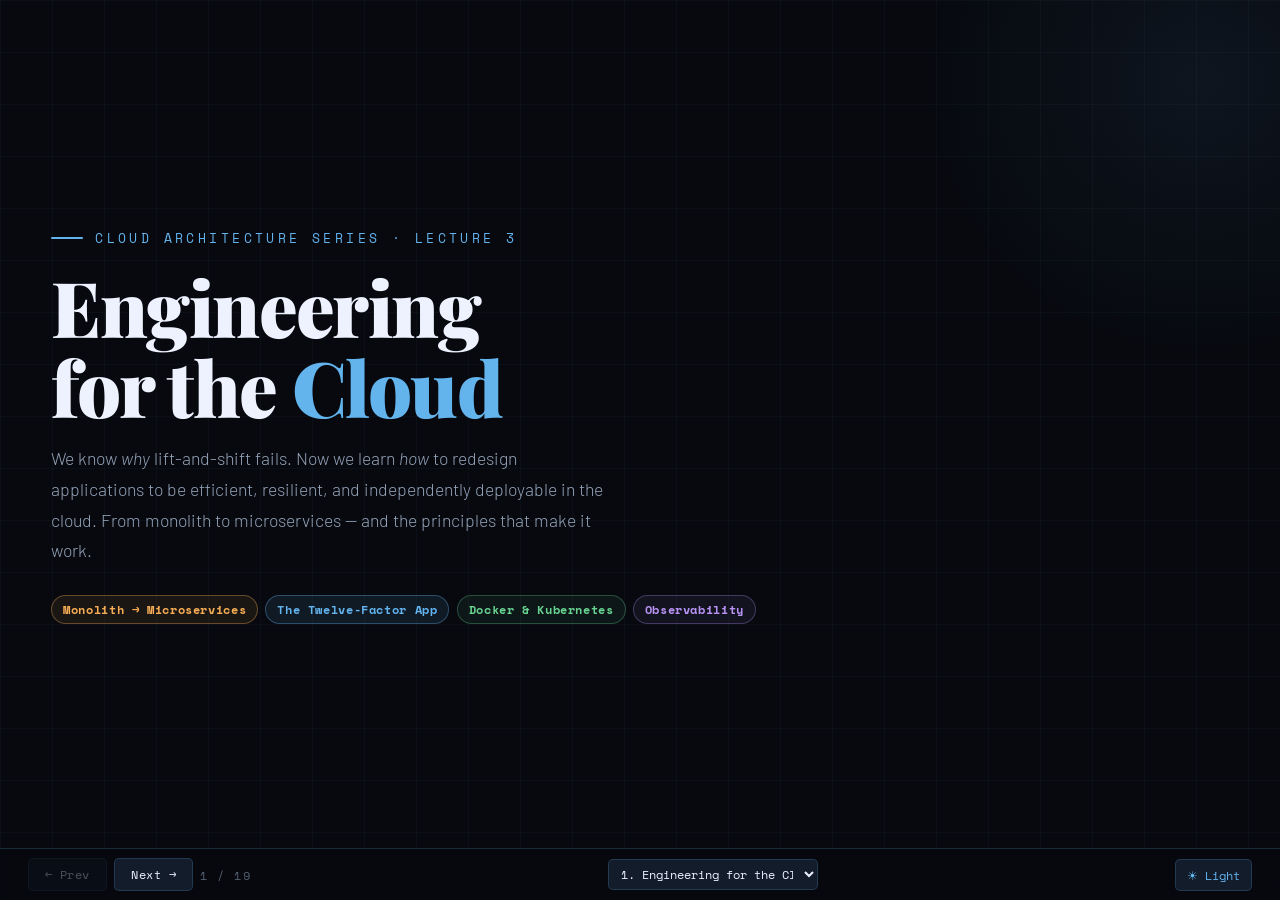
<file: 04 - monolith-to-microservices/index.html>
<!DOCTYPE html>
<html lang="en" data-theme="dark">
<head>
  <meta charset="UTF-8"/>
  <meta name="viewport" content="width=device-width, initial-scale=1.0"/>
  <title>Engineering Applications for the Cloud</title>
  <link rel="stylesheet" href="../shared/css/deck.css"/>
</head>
<body>

<div id="prog" style="width:0%"></div>

<div id="deck">

  <!-- ══ SLIDE 1: Cover ══════════════════════════════════════════ -->
  <section class="slide cover" data-title="Engineering for the Cloud">
    <div class="cov-grid"></div>
    <div class="cov-glow"></div>
    <div class="cov-content">
      <div class="cov-kicker">Cloud Architecture Series · Lecture 3</div>
      <h1 class="cov-h1">Engineering<br>for the <span class="hi">Cloud</span></h1>
      <p class="cov-desc">
        We know <em>why</em> lift-and-shift fails. Now we learn <em>how</em> to redesign
        applications to be efficient, resilient, and independently deployable in the cloud.
        From monolith to microservices — and the principles that make it work.
      </p>
      <div class="chips">
        <span class="chip ca">Monolith → Microservices</span>
        <span class="chip">The Twelve-Factor App</span>
        <span class="chip cg">Docker &amp; Kubernetes</span>
        <span class="chip cp">Observability</span>
      </div>
    </div>
  </section>

  <!-- ══ SLIDE 2: The Monolith ═══════════════════════════════════ -->
  <section class="slide" data-title="The Monolith">
    <div class="s-era">Architecture Pattern 1</div>
    <h2 class="s-title">The <span class="hi2">Monolith</span></h2>
    <p class="s-sub">
      Most enterprise applications before cloud were monolithic — a single deployable binary containing every feature,
      all sharing one database. Think SAP, Siebel, Oracle Financials — or any large bespoke in-house system.
      The internet banking application below is a classic example.
    </p>
    <div class="dbox">
      <img src="images/monolith.svg" alt="Monolith banking application with all features in one binary connecting to backend systems through a single shared database"/>
    </div>
    <div class="callout mt-sm">
      <strong>💡 Key characteristic:</strong> One binary. One database. One deployment. Scale anything → scale everything.
    </div>
  </section>

  <!-- ══ SLIDE 3: Monolith problems ════════════════════════════ -->
  <section class="slide" data-title="Problems with the Monolith">
    <div class="s-era">Why Monoliths Struggle in the Cloud</div>
    <h2 class="s-title">Problems with the <span class="hi2">Monolith</span></h2>

    <ul class="prob-list">
      <li data-icon="💸"><strong>Scaling is all-or-nothing.</strong> More load on Payments (payday) or Accounts (balance check day) means spinning up a full new instance containing <em>every</em> module — wasting memory, CPU, and cloud budget on features not under load.</li>
      <li data-icon="🐢"><strong>Slow startup.</strong> A large binary takes longer to initialise. Every restart — whether for a bug fix or a config change — costs time that affects availability.</li>
      <li data-icon="🧪"><strong>Long test cycles.</strong> A change anywhere requires regression testing of everything. A card-management bug fix cannot ship without re-running loan and KYC tests.</li>
      <li data-icon="📅"><strong>Release coordination hell.</strong> Banks have separate teams for Loans, Cards, Retail Banking, KYC. Each team has its own release schedule — aligning them all for every deployment is slow and expensive.</li>
      <li data-icon="🔥"><strong>Load in one module affects all.</strong> A spike in Payments slows down the FAQ page. A memory leak in Demat crashes Loans. There is no isolation.</li>
      <li data-icon="💥"><strong>One bug → total instability.</strong> An unhandled exception in any module can bring down the entire application for all users.</li>
      <li data-icon="🕸️"><strong>Modules bleed into each other.</strong> Over time, Loans code calls Accounts classes; Payments queries the Cards table directly. Changing one module silently breaks another. The codebase becomes a tightly coupled ball of mud.</li>
    </ul>
  </section>

  <!-- ══ SLIDE 4: Modulith ═══════════════════════════════════════ -->
  <section class="slide" data-title="The Modulith">
    <div class="s-era">Architecture Pattern 2</div>
    <h2 class="s-title">The Modulith — <span class="hi3">A Step Forward</span></h2>
    <p class="s-sub">
      A <strong>modulith</strong> is a monolith that enforces strict logical boundaries between its modules —
      each module has its own package/namespace, its own internal API, and cannot directly access another module's
      internals. Still one binary, still one database, but the internal structure is disciplined.
    </p>
    <div class="dbox">
      <img src="images/modulith.svg" alt="Modulith banking application showing clearly separated logical modules inside one monolith application, still sharing one database"/>
    </div>
    <div class="g g2 mt-sm">
      <div class="callout ca-green">
        <strong>✅ Fixes problem 7</strong> — modules can no longer reach into each other's classes or tables. Each module communicates only through defined interfaces. Changing one module no longer silently breaks another.
      </div>
      <div class="callout ca-red">
        <strong>❌ Problems 1–6 remain.</strong> It is still one binary, one database, one deployment. Scaling, startup time, test cycles, release coordination, cross-module load interference, and crash propagation are all unchanged.
      </div>
    </div>
  </section>

  <!-- ══ SLIDE 5: Domain-Driven Design ══════════════════════════ -->
  <section class="slide" data-title="Domain-Driven Design">
    <div class="s-era">The Solution</div>
    <h2 class="s-title">Domain-Driven Design &amp; <span class="hi">Bounded Contexts</span></h2>
    <p class="s-sub">
      The real solution is to break the application along <strong>functional domain boundaries</strong>.
      Each domain becomes an independent service that owns its own data, its own deployment lifecycle,
      and communicates with other services only through well-defined APIs.
    </p>
    <div class="callout" style="margin-bottom:0.75rem;">
      <strong>📐 Bounded Context:</strong> A boundary within which a particular domain model applies. Inside the boundary, all terms, rules, and data belong exclusively to that service. Nothing outside the boundary can touch its database directly.
    </div>
    <div class="g g3">
      <div class="card">
        <span class="card-icon">🏦</span>
        <div class="card-hd">Accounts Svc</div>
        <p>Savings, Current, Fixed Deposit, Recurring Deposit → Core Banking System</p>
      </div>
      <div class="card c-green">
        <span class="card-icon">📈</span>
        <div class="card-hd">Demat Svc</div>
        <p>Demat account management → Securities Trading System</p>
      </div>
      <div class="card">
        <span class="card-icon">🏠</span>
        <div class="card-hd">Loans Svc</div>
        <p>Home, personal, auto loans → Loan Management System (LMS)</p>
      </div>
      <div class="card c-purple">
        <span class="card-icon">🪪</span>
        <div class="card-hd">KYC Svc</div>
        <p>Know Your Customer — identity verification → CRM System</p>
      </div>
      <div class="card c-amber">
        <span class="card-icon">💳</span>
        <div class="card-hd">Card Services</div>
        <p>Debit card management (separate service) + Credit card management (separate service)</p>
      </div>
      <div class="card c-red">
        <span class="card-icon">💸</span>
        <div class="card-hd">Payments Svc</div>
        <p>UPI, transfers, online payments — calls Accounts, Debit, Credit APIs</p>
      </div>
    </div>
  </section>

  <!-- ══ SLIDE 6: Microservices diagram ════════════════════════ -->
  <section class="slide" data-title="Microservices Architecture">
    <div class="s-era">Microservices in Practice</div>
    <h2 class="s-title">The Banking App as <span class="hi3">Microservices</span></h2>
    <p class="s-sub">Each service deploys independently, owns its own database, and communicates via API only. An API Gateway is the single entry point for all client requests.</p>
    <div class="dbox">
      <img src="images/microservices.svg" alt="Banking application broken into 8 microservices each with its own database, connected through an API gateway, showing bounded context separation"/>
    </div>
    <div class="callout ca-green mt-sm">
      <strong>✅ On payday,</strong> scale <code>accounts-svc</code> from 3 to 20 replicas. Everything else stays at its normal size. Cost goes up only for the service that needs it.
    </div>
  </section>

  <!-- ══ SLIDE 7: Twelve-Factor App intro ═══════════════════════ -->
  <section class="slide" data-title="The Twelve-Factor App">
    <div class="s-era">Cloud-Native Design Principles</div>
    <h2 class="s-title">The <span class="hi">Twelve-Factor</span> App</h2>
    <p class="s-sub">
      In 2011, engineers at Heroku distilled the hard-won lessons from deploying thousands of applications into
      twelve principles — a methodology for building software that is <strong>portable, scalable, and maintainable</strong>
      in modern cloud environments. Full manifesto at <strong>12factor.net</strong>.
    </p>
    <div class="callout" style="margin-bottom:0.75rem;">
      <strong>💡 These are not framework rules.</strong> They are <strong>architectural habits</strong> — ways of thinking about how an application relates to its environment, its data, and the outside world. Each violation makes the application harder to run reliably in the cloud.
    </div>
    <div class="g g4">
      <div class="card">
        <span class="card-icon">📋</span>
        <div class="card-hd">Factors 1–3</div>
        <p>Codebase, Dependencies, Config — how you <em>package</em> and <em>configure</em> an application so it is reproducible across environments.</p>
      </div>
      <div class="card c-amber">
        <span class="card-icon">🔌</span>
        <div class="card-hd">Factors 4–6</div>
        <p>Backing Services, Build/Release/Run, Processes — how an application <em>connects</em> to the world and maintains a <em>clean separation</em> of stages.</p>
      </div>
      <div class="card c-green">
        <span class="card-icon">🌐</span>
        <div class="card-hd">Factors 7–9</div>
        <p>Port Binding, Concurrency, Disposability — how an application <em>exposes</em> itself, <em>scales</em>, and handles <em>failures gracefully</em>.</p>
      </div>
      <div class="card c-purple">
        <span class="card-icon">🔍</span>
        <div class="card-hd">Factors 10–12</div>
        <p>Dev/Prod Parity, Logs, Admin Processes — how you keep <em>environments consistent</em>, <em>observe</em> the system, and run <em>operational tasks</em> safely.</p>
      </div>
    </div>
  </section>

  <!-- ══ SLIDE 8: Factors 1–3 ══════════════════════════════════ -->
  <section class="slide" data-title="Factors 1–3: Codebase, Dependencies, Config">
    <div class="s-era">The Twelve-Factor App · Factors 1–3</div>
    <h2 class="s-title">Codebase, <span class="hi">Dependencies</span> &amp; Config</h2>

    <div class="g g3">
      <div class="card">
        <span class="card-icon">1️⃣</span>
        <div class="card-hd">Codebase — One repo, many deploys</div>
        <p><strong>Rule:</strong> One codebase per service, tracked in version control (Git). The same code is deployed to dev, staging, and production — only configuration differs between them.</p>
        <p><strong>Why it matters:</strong> If you have separate codebases for dev and prod, you introduce drift — production bugs that cannot be reproduced locally.</p>
        <p><strong>Violation:</strong> A team maintains a "dev branch" that diverges from "prod branch" for months. Merging becomes a nightmare.</p>
      </div>
      <div class="card c-amber">
        <span class="card-icon">2️⃣</span>
        <div class="card-hd">Dependencies — Declare &amp; isolate</div>
        <p><strong>Rule:</strong> Explicitly declare all dependencies in a manifest (e.g. <code>pom.xml</code>, <code>package.json</code>). Never rely on packages being pre-installed on the host OS.</p>
        <p><strong>Why it matters:</strong> "It works on my machine" is the most expensive phrase in software. Declaring dependencies means any fresh machine can reproduce the exact same environment.</p>
        <p><strong>Violation:</strong> The app depends on <code>imagemagick</code> being installed on the server. Works locally, fails on a fresh cloud VM.</p>
      </div>
      <div class="card c-green">
        <span class="card-icon">3️⃣</span>
        <div class="card-hd">Config — Store in the environment</div>
        <p><strong>Rule:</strong> Anything that varies between deployments (DB URLs, API keys, port numbers) must be stored in <strong>environment variables</strong> — never hard-coded or committed to Git.</p>
        <p><strong>Why it matters:</strong> A twelve-factor app should be deployable to a new environment simply by changing env vars — no code changes, no re-build. This is exactly how Kubernetes ConfigMaps and Secrets work.</p>
        <p><strong>Violation:</strong> Developer commits <code>DB_PASSWORD=prod-secret-123</code> into Git. Now exposed to anyone with repo access.</p>
      </div>
    </div>
  </section>

  <!-- ══ SLIDE 9: Factors 4–6 ══════════════════════════════════ -->
  <section class="slide" data-title="Factors 4–6: Backing Services, Build/Release/Run, Processes">
    <div class="s-era">The Twelve-Factor App · Factors 4–6</div>
    <h2 class="s-title">Backing Services, <span class="hi2">Build/Release/Run</span> &amp; Processes</h2>

    <div class="g g3">
      <div class="card">
        <span class="card-icon">4️⃣</span>
        <div class="card-hd">Backing Services — Treat as attached resources</div>
        <p><strong>Rule:</strong> Any service the app consumes over the network — databases, message queues, caches — is a <em>backing service</em> and should be treated as an interchangeable resource, accessed via a URL stored in config.</p>
        <p><strong>Why it matters:</strong> You should be able to swap a local PostgreSQL for an AWS RDS instance just by changing an env var — no code changes.</p>
        <p><strong>Banking example:</strong> Payments treats Core Banking as a backing service. Swap the URL to a test stub and the service works identically in a test environment.</p>
      </div>
      <div class="card c-amber">
        <span class="card-icon">5️⃣</span>
        <div class="card-hd">Build, Release, Run — Strict separation</div>
        <p><strong>Rule:</strong> <strong>Build:</strong> compile code into an artifact. <strong>Release:</strong> combine the build with config to create a versioned, immutable release. <strong>Run:</strong> execute the release in the target environment.</p>
        <p><strong>Why it matters:</strong> A release is immutable — if something is wrong, roll back to the previous release. Rollback in Kubernetes is a single command.</p>
        <p><strong>Violation:</strong> An ops engineer SSH-es into a running container to hotfix a config file. The change is invisible to Git and lost on the next deployment.</p>
      </div>
      <div class="card c-purple">
        <span class="card-icon">6️⃣</span>
        <div class="card-hd">Processes — Execute as stateless processes</div>
        <p><strong>Rule:</strong> The application should run as one or more <strong>stateless</strong> processes. Any data that needs to persist must be stored in a backing service — never in the process's memory or local filesystem.</p>
        <p><strong>Why it matters:</strong> A stateless process can be killed and restarted anywhere. Kubernetes does exactly this.</p>
        <p><strong>Violation:</strong> Accounts service stores user's session in a HashMap in memory. The load balancer routes the next request to a different pod. Session is gone. User logged out.</p>
      </div>
    </div>
  </section>

  <!-- ══ SLIDE 10: Factors 7–9 ═════════════════════════════════ -->
  <section class="slide" data-title="Factors 7–9: Port Binding, Concurrency, Disposability">
    <div class="s-era">The Twelve-Factor App · Factors 7–9</div>
    <h2 class="s-title">Port Binding, <span class="hi3">Concurrency</span> &amp; Disposability</h2>

    <div class="g g3">
      <div class="card">
        <span class="card-icon">7️⃣</span>
        <div class="card-hd">Port Binding — Export services via port</div>
        <p><strong>Rule:</strong> The app is self-contained and exposes its service by binding to a port. It does not rely on an external web server being installed on the host. The HTTP server is a dependency declared in the app itself.</p>
        <p><strong>Why it matters:</strong> This is how Docker containers work — each container binds to a port and the runtime maps it. The app carries its own server (e.g. embedded Tomcat in Spring Boot, Express in Node.js).</p>
        <p><strong>Microservices angle:</strong> Each of the 8 banking services runs on its own port. Kubernetes's Service resource maps these to stable internal DNS names regardless of which pod is running.</p>
      </div>
      <div class="card c-amber">
        <span class="card-icon">8️⃣</span>
        <div class="card-hd">Concurrency — Scale out via the process model</div>
        <p><strong>Rule:</strong> Scale by running more processes, not by making a single process bigger. Different workload types can be handled by different process types — web processes for HTTP, worker processes for background jobs.</p>
        <p><strong>Why it matters:</strong> On payday, add more Accounts pods — don't buy a bigger server. Kubernetes's Horizontal Pod Autoscaler (HPA) does this automatically.</p>
        <p><strong>Monolith contrast:</strong> Scaling one feature means scaling the entire application. Factor 8 is the core reason microservices exist.</p>
      </div>
      <div class="card c-green">
        <span class="card-icon">9️⃣</span>
        <div class="card-hd">Disposability — Fast start, graceful shutdown</div>
        <p><strong>Rule:</strong> Processes should start quickly and shut down gracefully. On receiving a <code>SIGTERM</code>, the app should stop accepting new requests, finish in-flight requests, and exit cleanly.</p>
        <p><strong>Why it matters:</strong> Kubernetes kills pods constantly — during scale-down, rolling updates, and node failures. An app that starts in 30 seconds delays recovery. An app that crashes mid-request corrupts data.</p>
        <p><strong>Target:</strong> Start in under 5 seconds. Drain gracefully. Never hold a DB transaction across multiple HTTP calls.</p>
      </div>
    </div>
  </section>

  <!-- ══ SLIDE 11: Factors 10–12 ═══════════════════════════════ -->
  <section class="slide" data-title="Factors 10–12: Dev/Prod Parity, Logs, Admin Processes">
    <div class="s-era">The Twelve-Factor App · Factors 10–12</div>
    <h2 class="s-title">Dev/Prod Parity, <span class="hi">Logs</span> &amp; Admin Processes</h2>

    <div class="g g3">
      <div class="card">
        <span class="card-icon">🔟</span>
        <div class="card-hd">Dev/Prod Parity — Keep environments as similar as possible</div>
        <p><strong>Rule:</strong> Minimise the gap between development, staging, and production — in time (deploy often), personnel (developers deploy their own code), and tooling (use the same DB engine locally as in production).</p>
        <p><strong>Why it matters:</strong> Using H2 in-memory DB locally but PostgreSQL in production causes subtle SQL bugs that only appear in production. Docker Compose makes running PostgreSQL locally trivial.</p>
        <p><strong>Container benefit:</strong> A Docker image built on a developer's laptop is <em>exactly</em> the image deployed to production. Dev/prod parity is structural, not a team discipline.</p>
      </div>
      <div class="card c-amber">
        <span class="card-icon">1️⃣1️⃣</span>
        <div class="card-hd">Logs — Treat as event streams</div>
        <p><strong>Rule:</strong> The app never concerns itself with routing or storing its logs. It writes all log events to <strong>stdout</strong> as a stream. The execution environment captures stdout and forwards to a centralised log aggregator.</p>
        <p><strong>Why it matters:</strong> An app that writes logs to <code>/var/log/app.log</code> inside the container violates Factor 6 (stateless) and makes logs invisible to Kubernetes.</p>
        <p><strong>Connection to observability:</strong> Kubernetes collects stdout from every pod and forwards to Loki or ELK. The app has zero log-routing code.</p>
      </div>
      <div class="card c-green">
        <span class="card-icon">1️⃣2️⃣</span>
        <div class="card-hd">Admin Processes — Run as one-off tasks</div>
        <p><strong>Rule:</strong> Administrative tasks — database migrations, data clean-up scripts, one-time backfills — should run as one-off processes in the same environment as the app, using the same codebase and config.</p>
        <p><strong>Why it matters:</strong> In Kubernetes this maps to a <strong>Job</strong> or <strong>CronJob</strong> — a container that runs to completion and is auditable.</p>
        <p><strong>Banking example:</strong> Month-end close is a CronJob that spins up the same container image as Accounts service, runs the process, and exits cleanly.</p>
      </div>
    </div>
    <div class="callout mt-sm">
      <strong>📌 Summary:</strong> The twelve factors form a coherent philosophy. Factor 3 (config in env) enables Factor 10 (dev/prod parity). Factor 6 (stateless) enables Factor 9 (disposability). Factor 11 (logs to stdout) enables observability. Each factor reinforces the others.
    </div>
  </section>

  <!-- ══ SLIDE 12: How Containers Fulfil the 12 Factors ═══════ -->
  <section class="slide" data-title="12 Factors Meet Containers">
    <div class="s-era">The Twelve-Factor App · Applied</div>
    <h2 class="s-title">How <span class="hi">Containers</span> &amp; Kubernetes Fulfil the Twelve Factors</h2>
    <p class="s-sub">The twelve factors were written before Kubernetes existed — but they describe <em>exactly</em> what containers and orchestrators provide. This is not a coincidence: both grew from the same operational lessons.</p>

    <div class="two-col">
      <div class="col-block">
        <h3>Docker fulfils</h3>
        <ul class="steps">
          <li><span class="step-num">2</span><span><strong>Dependencies</strong> — the Dockerfile declares every library; the image is self-contained. "Works on my machine" becomes a non-issue.</span></li>
          <li><span class="step-num">5</span><span><strong>Build/Release/Run</strong> — <code>docker build</code> is the Build stage. Tagging an image with a version creates an immutable Release. <code>docker run</code> is the Run stage.</span></li>
          <li><span class="step-num">7</span><span><strong>Port Binding</strong> — each container exposes its own port; Docker maps it. No external web server installed on the host.</span></li>
          <li><span class="step-num">10</span><span><strong>Dev/Prod Parity</strong> — the same image runs on a developer laptop and in production. The environment inside the container is structurally identical.</span></li>
        </ul>
      </div>
      <div class="col-block">
        <h3>Kubernetes fulfils</h3>
        <ul class="steps">
          <li><span class="step-num">3</span><span><strong>Config</strong> — ConfigMaps and Secrets inject env vars at pod startup. No secrets in code or images.</span></li>
          <li><span class="step-num">4</span><span><strong>Backing Services</strong> — Services provide stable DNS names for databases, queues, caches. Swap the backing service by changing a config value.</span></li>
          <li><span class="step-num">8</span><span><strong>Concurrency</strong> — the Horizontal Pod Autoscaler adds replicas when load rises, removes them when it drops. Scale-out is automated.</span></li>
          <li><span class="step-num">9</span><span><strong>Disposability</strong> — Kubernetes sends <code>SIGTERM</code> before killing a pod, giving the app time to drain in-flight requests. Self-healing restarts failed pods.</span></li>
          <li><span class="step-num">11</span><span><strong>Logs</strong> — stdout from every pod is captured automatically and forwarded to the log aggregator. The app writes; the platform routes.</span></li>
          <li><span class="step-num">12</span><span><strong>Admin Processes</strong> — Kubernetes Jobs and CronJobs run one-off tasks in the same container image as the production service.</span></li>
        </ul>
      </div>
    </div>
    <div class="callout ca-green mt-sm">
      <strong>🎯 The insight:</strong> If you build your microservices following the twelve factors, you get the benefits of Docker and Kubernetes <em>for free</em> — because the platform was designed to run exactly that kind of application.
    </div>
  </section>

  <!-- ══ SLIDE 13: Containers intro ═════════════════════════════ -->
  <section class="slide" data-title="Containerisation">
    <div class="s-era">Deployment Technology</div>
    <h2 class="s-title">How Do We Deploy All These <span class="hi2">Services?</span></h2>
    <p class="s-sub">Eight services. Each with multiple replicas. Each needing its own OS libraries and runtime version. Managing individual VMs would be chaos. The answer is <strong>containerisation</strong>.</p>

    <div class="dbox" style="margin-bottom:0.75rem;">
      <img src="images/vm-vs-container.svg" alt="Side-by-side comparison of Virtual Machines versus Containers showing the hypervisor stack versus the shared kernel approach with cgroups and namespaces"/>
    </div>
    <div class="two-col">
      <div class="col-block">
        <h3>How Docker Works</h3>
        <ul class="steps">
          <li><span class="step-num">1</span><span><strong>Namespaces</strong> — give each container its own isolated view: PID tree, network interfaces, filesystem mount points, hostname. Each process thinks it is the only one on the OS.</span></li>
          <li><span class="step-num">2</span><span><strong>cgroups</strong> (control groups) — enforce hard limits on CPU, memory, and I/O per container. A memory leak in one container cannot starve another.</span></li>
          <li><span class="step-num">3</span><span><strong>Layer filesystem</strong> — images are layered. Base OS layer is shared across containers; only the app layer is unique. Images are megabytes, not gigabytes.</span></li>
        </ul>
      </div>
      <div class="col-block">
        <h3>Twelve-Factor Alignment</h3>
        <ul class="steps">
          <li><span class="step-num">F2</span><span>The Dockerfile <em>is</em> the dependency declaration — all libraries pinned, all system packages specified. Factor 2 enforced structurally.</span></li>
          <li><span class="step-num">F6</span><span>Containers are inherently stateless — the filesystem is ephemeral. Anything that must survive a restart goes to a backing service. Factor 6 by design.</span></li>
          <li><span class="step-num">F9</span><span>Containers start in seconds (no guest OS). Kubernetes sends SIGTERM for graceful shutdown. Factor 9 is native behaviour.</span></li>
          <li><span class="step-num">F10</span><span>The same Docker image is promoted from dev → staging → production. Not "similar" — identical. Factor 10 by construction.</span></li>
        </ul>
      </div>
    </div>
  </section>

  <!-- ══ SLIDE 14: Kubernetes ════════════════════════════════════ -->
  <section class="slide" data-title="Kubernetes">
    <div class="s-era">Orchestration</div>
    <h2 class="s-title">Kubernetes — <span class="hi3">Orchestrating the Fleet</span></h2>
    <p class="s-sub">Docker packages the application. <strong>Kubernetes (K8s)</strong> decides where it runs, how many copies run, and what happens when something goes wrong.</p>
    <div class="dbox">
      <img src="images/kubernetes.svg" alt="Banking microservices deployed in a Kubernetes cluster showing pods with sidecar proxies, control plane components including scheduler, autoscaler, load balancer, and secrets management"/>
    </div>
    <div class="callout mt-sm">
      <strong>🔀 Sidecar pattern:</strong> Each pod runs your application container <em>plus</em> a lightweight proxy (Envoy/Istio). The sidecar handles TLS, mTLS, retries, circuit breakers, and emits metrics and traces — all without changing application code. This is Factor 11 (logs) and Factor 8 (concurrency) operated by the platform, not the developer.
    </div>
  </section>

  <!-- ══ SLIDE 15: Benefits of Docker + K8s ════════════════════ -->
  <section class="slide" data-title="Benefits of Docker + Kubernetes">
    <div class="s-era">Why Docker + Kubernetes</div>
    <h2 class="s-title">Benefits of <span class="hi">Containerisation</span> &amp; Orchestration</h2>
    <p class="s-sub">Each benefit below maps directly to one or more twelve-factor principles — showing that the factors and the platform are two sides of the same coin.</p>

    <div class="g g4">
      <div class="card">
        <span class="card-icon">📦</span>
        <div class="card-hd">Library isolation <span class="factor-badge">· F2</span></div>
        <p>Multiple library versions on the same host without conflict. The Dockerfile declares every dependency. No more "works on my machine."</p>
      </div>
      <div class="card c-green">
        <span class="card-icon">⚡</span>
        <div class="card-hd">Elastic scale <span class="factor-badge">· F8, F9</span></div>
        <p>No guest OS to boot — containers start in seconds (F9). Kubernetes HPA adds replicas when load rises, removes them when it drops (F8). Cost follows load.</p>
      </div>
      <div class="card">
        <span class="card-icon">🔒</span>
        <div class="card-hd">Network security <span class="factor-badge">· F4</span></div>
        <p>Docker manages container networking. Backing services (F4) are addressed by internal DNS name, not hard-coded IPs. mTLS prevents spoofing.</p>
      </div>
      <div class="card c-amber">
        <span class="card-icon">🔑</span>
        <div class="card-hd">Secrets management <span class="factor-badge">· F3</span></div>
        <p>Kubernetes Secrets inject credentials as env vars at runtime (F3). API keys, DB passwords, and certificates are never baked into images or committed to Git.</p>
      </div>
      <div class="card c-purple">
        <span class="card-icon">🔄</span>
        <div class="card-hd">Rolling restarts &amp; rollback <span class="factor-badge">· F5, F9</span></div>
        <p>Each deployment is an immutable versioned release (F5). Kubernetes deploys pod-by-pod after health checks pass (F9). Bad release? One command rolls back.</p>
      </div>
      <div class="card">
        <span class="card-icon">📊</span>
        <div class="card-hd">Built-in observability <span class="factor-badge">· F11</span></div>
        <p>Stdout from every pod is captured automatically (F11). Sidecar proxies emit metrics and traces. No log-routing code in the application.</p>
      </div>
      <div class="card c-green">
        <span class="card-icon">🛡️</span>
        <div class="card-hd">Resilience &amp; isolation <span class="factor-badge">· F6, F9</span></div>
        <p>Stateless services (F6) can be killed and restarted anywhere. Kubernetes restarts failed pods automatically. One service's crash does not affect the rest.</p>
      </div>
      <div class="card c-amber">
        <span class="card-icon">🚀</span>
        <div class="card-hd">Independent releases <span class="factor-badge">· F1, F5</span></div>
        <p>One codebase per service (F1) means teams deploy independently. Payments ships Friday; Loans ships Monday. No shared deployment window.</p>
      </div>
    </div>
  </section>

  <!-- ══ SLIDE 16: Microservices Challenges ════════════════════ -->
  <section class="slide" data-title="Microservices Challenges">
    <div class="s-era">The Other Side of the Coin</div>
    <h2 class="s-title">Microservices Come with <span class="hi2">Baggage</span></h2>
    <p class="s-sub">Every architectural choice is a trade-off. Microservices solve the monolith's problems but introduce a new category of operational complexity.</p>

    <div class="g g2">
      <div>
        <div class="s-era" style="margin-bottom:0.5rem;">Operational Complexity</div>
        <ul class="prob-list">
          <li data-icon="🔢"><strong>Too many moving parts.</strong> A monolith = 1 process. A microservices estate = dozens of services × N replicas = hundreds of running processes. Each must be started, monitored, and managed.</li>
          <li data-icon="📡"><strong>Network is now in the call path.</strong> What was an in-process function call is now an HTTP/gRPC request over the network. Network failures, timeouts, and retries become first-class problems.</li>
          <li data-icon="🔄"><strong>Distributed transactions.</strong> Updating two services consistently (e.g. debit Accounts and credit Payments atomically) is hard. There is no shared database transaction to roll back.</li>
          <li data-icon="🗂️"><strong>Data consistency.</strong> Each service owns its DB. Keeping data in sync across service boundaries requires eventual consistency patterns (sagas, outbox) that add design complexity.</li>
        </ul>
      </div>
      <div>
        <div class="s-era" style="margin-bottom:0.5rem;">Debugging Complexity</div>
        <ul class="prob-list">
          <li data-icon="📋"><strong>Logs everywhere.</strong> 8 services × 3 replicas = 24 log streams. Which one has the error? Which instance served <em>this</em> request?</li>
          <li data-icon="🔍"><strong>No single process to inspect.</strong> With a monolith, attach a debugger and inspect state. With microservices, the state is spread across many processes on many machines.</li>
          <li data-icon="🌐"><strong>Request spans many services.</strong> A user's payment request touches Payments → Accounts → Debit Card → Core Banking. If it fails, which hop caused it?</li>
          <li data-icon="⏱️"><strong>Latency attribution.</strong> The total response was 3 seconds. Which service contributed the most? Without distributed tracing, you cannot know.</li>
        </ul>
      </div>
    </div>
  </section>

  <!-- ══ SLIDE 17: Debug complexity diagram ════════════════════ -->
  <section class="slide" data-title="Debugging Complexity Illustrated">
    <div class="s-era">Why Debugging is Hard</div>
    <h2 class="s-title">A Single User Request — <span class="hi2">Many Log Streams</span></h2>
    <p class="s-sub">When a user's payment fails, a developer must trace through multiple services, each running multiple instances, each generating its own log file. Without tooling, this is hours of manual work.</p>
    <div class="dbox">
      <img src="images/debug-complexity.svg" alt="Diagram showing a user payment request flowing through multiple banking microservices with the payments service throwing an error, and each service generating its own separate log file making debugging difficult"/>
    </div>
    <div class="callout ca-red mt-sm">
      <strong>🔥 Real scenario:</strong> Payment fails at 2 AM. On-call engineer sees a 500 error in the Payments service. But Payments called Accounts, which called Core Banking. The root cause is in the Core Banking response — three hops back — buried in a log file on a different pod that may have already been recycled by Kubernetes.
    </div>
  </section>

  <!-- ══ SLIDE 18: Observability intro ══════════════════════════ -->
  <section class="slide" data-title="Observability — Three Pillars">
    <div class="s-era">The Solution to Debugging Complexity</div>
    <h2 class="s-title"><span class="hi3">Observability</span> — Three Pillars</h2>
    <p class="s-sub">
      <strong>Observability</strong> is the ability to understand the internal state of a system from its external outputs.
      It is built on three complementary signals that together answer: <em>is something wrong, where is it wrong, and why is it wrong?</em>
      Factor 11 (logs to stdout) is the foundation that makes all three pillars collectible by the platform.
    </p>
    <div class="dbox">
      <img src="images/observability.svg" alt="Three pillars of observability: Metrics showing counts and latencies collected by Prometheus, Traces showing request flow across services via Jaeger, and Logs showing detailed error information — all aggregated into a unified observability platform"/>
    </div>
  </section>

  <!-- ══ SLIDE 19: Three pillars detail + Summary ══════════════ -->
  <section class="slide" data-title="Metrics, Traces, Logs & Summary">
    <div class="s-era">Observability in Depth &amp; What We Covered</div>
    <h2 class="s-title">The Three Pillars — and the <span class="hi">Full Journey</span></h2>

    <div class="g g4">
      <div class="card">
        <span class="card-icon">📊</span>
        <div class="card-hd">Metrics</div>
        <p><strong>What:</strong> Request rates, latencies (p50/p99), error rates, CPU, memory. Kubernetes and the sidecar capture most automatically.</p>
        <p><strong>Answers:</strong> <em>"Is something wrong right now?"</em></p>
        <p><strong>Tools:</strong> Prometheus + Grafana</p>
      </div>
      <div class="card c-amber">
        <span class="card-icon">🔗</span>
        <div class="card-hd">Traces</div>
        <p><strong>What:</strong> End-to-end journey of a single request across all services. Each service adds a span via the sidecar. App only passes the Trace ID header through.</p>
        <p><strong>Answers:</strong> <em>"Where is the failure / slowness?"</em></p>
        <p><strong>Tools:</strong> Jaeger, Zipkin, Grafana Tempo</p>
      </div>
      <div class="card c-green">
        <span class="card-icon">📋</span>
        <div class="card-hd">Logs</div>
        <p><strong>What:</strong> Structured JSON written to <strong>stdout</strong> (Factor 11). Kubernetes captures and forwards to aggregator. App has zero routing code.</p>
        <p><strong>Answers:</strong> <em>"Exactly what went wrong?"</em></p>
        <p><strong>Tools:</strong> Grafana Loki, ELK Stack</p>
      </div>
      <div class="card c-purple">
        <span class="card-icon">🧱</span>
        <div class="card-hd">Monolith → Modulith</div>
        <p>Single binary, single DB. Modulith adds internal module boundaries. Both share all-or-nothing scaling and deployment.</p>
      </div>
      <div class="card">
        <span class="card-icon">⚙️</span>
        <div class="card-hd">Microservices + DDD</div>
        <p>Bounded contexts. Independent services, each owning its data and deployment. Scaled individually, released independently.</p>
      </div>
      <div class="card c-amber">
        <span class="card-icon">📐</span>
        <div class="card-hd">Twelve-Factor App</div>
        <p>Design principles that make services work <em>with</em> — not against — the container platform. Config in env, stateless, fast startup, logs to stdout.</p>
      </div>
      <div class="card c-green">
        <span class="card-icon">🐳</span>
        <div class="card-hd">Docker</div>
        <p>Self-contained, immutable images. Namespaces + cgroups = isolation. Same image from dev to prod. Fulfils Factors 2, 5, 7, 10.</p>
      </div>
      <div class="card">
        <span class="card-icon">☸️</span>
        <div class="card-hd">Kubernetes</div>
        <p>Scheduling, autoscaling, self-healing, rolling updates, secrets, service mesh. Fulfils Factors 3, 4, 8, 9, 11, 12.</p>
      </div>
    </div>
    <div class="callout mt-sm">
      <strong>💬 Discussion:</strong> Pick any two of the twelve factors and explain how violating them would cause a specific operational problem for the banking application we've been working with throughout these slides.
    </div>
  </section>

</div><!-- /#deck -->

<nav id="nav">
  <div class="nav-group">
    <button class="nb" id="btn-prev">← Prev</button>
    <button class="nb" id="btn-next">Next →</button>
    <span id="counter">1 / 19</span>
  </div>
  <div class="nav-group">
    <select id="jump"></select>
  </div>
  <div class="nav-group">
    <button id="theme-btn">☀ Light</button>
  </div>
</nav>

<script src="../shared/js/deck.js"></script>
</body>
</html>
</file>
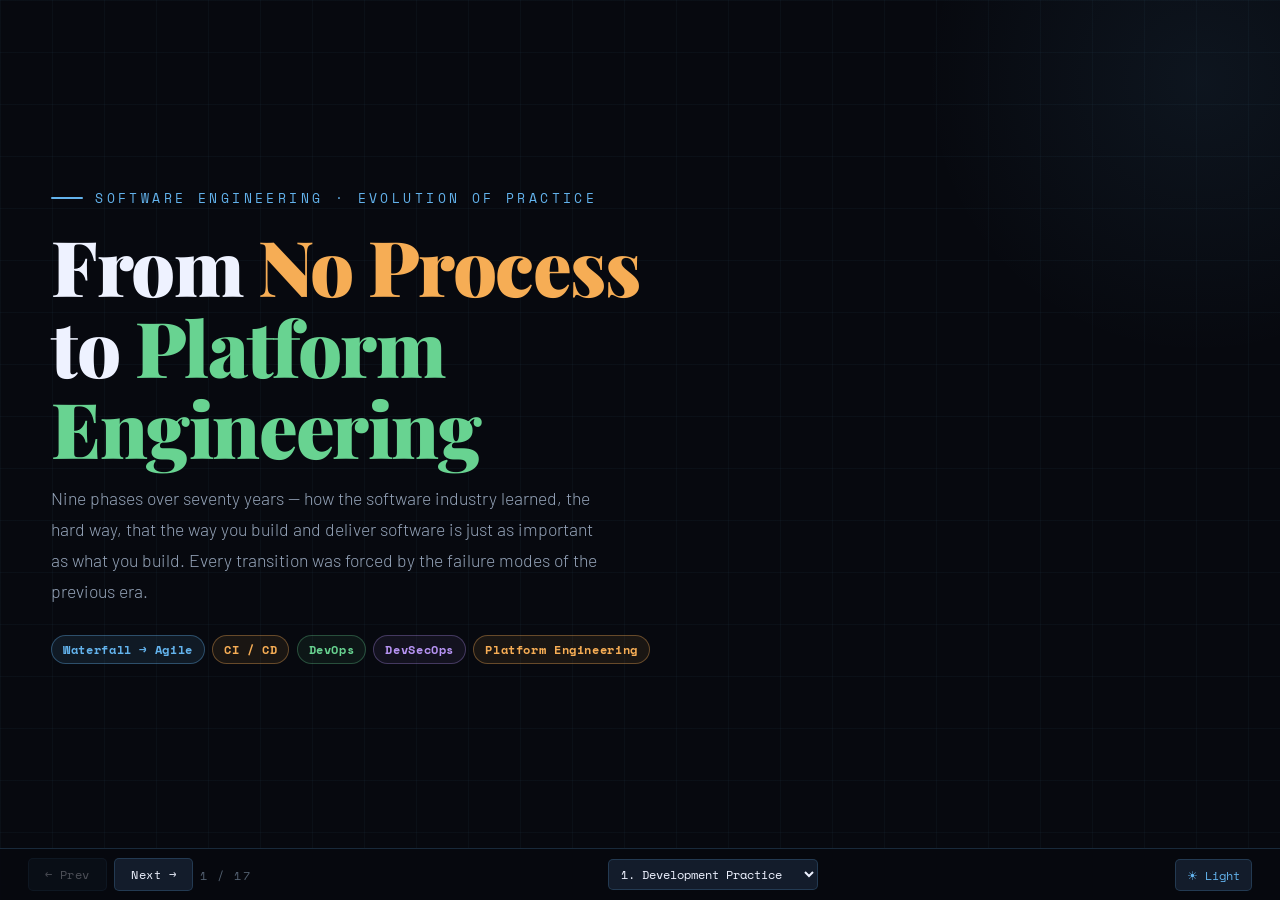
<file: 05 - dev-practice/index.html>
<!DOCTYPE html>
<html lang="en" data-theme="dark">
<head>
  <meta charset="UTF-8"/>
  <meta name="viewport" content="width=device-width, initial-scale=1.0"/>
  <title>Development Practice — No Process to Platform Engineering</title>
  <link rel="stylesheet" href="../shared/css/deck.css"/>
</head>
<body>

<div id="prog" style="width:0%"></div>

<div id="deck">

<!-- ══ SLIDE 1: Cover ══════════════════════════════════════════ -->
<section class="slide cover" data-title="Development Practice">
  <div class="cov-grid"></div>
  <div class="cov-glow"></div>
  <div class="cov-content">
    <div class="cov-kicker">Software Engineering · Evolution of Practice</div>
    <h1 class="cov-h1">From <span class="hi2">No Process</span><br/>to <span class="hi3">Platform Engineering</span></h1>
    <p class="cov-desc">
      Nine phases over seventy years — how the software industry learned, the hard way,
      that the way you build and deliver software is just as important as what you build.
      Every transition was forced by the failure modes of the previous era.
    </p>
    <div class="chips">
      <span class="chip">Waterfall → Agile</span>
      <span class="chip ca">CI / CD</span>
      <span class="chip cg">DevOps</span>
      <span class="chip cp">DevSecOps</span>
      <span class="chip ca">Platform Engineering</span>
    </div>
  </div>
</section>

<!-- ══ SLIDE 2: Journey Overview ═══════════════════════════════ -->
<section class="slide" data-title="The Nine-Phase Journey">
  <div class="s-era">Overview</div>
  <h2 class="s-title">Nine Phases, <span class="hi">One Direction</span></h2>
  <p class="s-sub">More automation · faster feedback · quality shifted earlier · ownership spread wider. Every phase directly addressed the failure mode that preceded it.</p>

  <div class="dbox" style="margin-bottom:0.8rem;">
    <img src="images/journey.svg" alt="Nine-phase development practice journey from No Process through Waterfall, Iterative Waterfall, Agile, CI, CD, DevOps, DevSecOps to Platform Engineering"/>
  </div>

  <div class="g g3">
    <div class="card">
      <div class="card-hd">The First Problem: Chaos → Structure</div>
      <ul>
        <li>Phases 1–3 solved the lack of discipline and repeatability</li>
        <li>Waterfall gave process — but too rigid; change was impossible mid-flight</li>
        <li>Iterative waterfall added feedback loops — but phases still ran months each</li>
      </ul>
    </div>
    <div class="card c-amber">
      <div class="card-hd">The Second Problem: Speed → Quality</div>
      <ul>
        <li>Agile broke waterfall's long cycles into sprints — but deploy was still manual</li>
        <li>CI automated testing on commit; CD automated deployment to production</li>
        <li>Features could now ship in hours, not months</li>
      </ul>
    </div>
    <div class="card c-green">
      <div class="card-hd">The Third Problem: Silos → Shared Ownership</div>
      <ul>
        <li>DevOps merged development and operations — "you build it, you run it"</li>
        <li>DevSecOps embedded security throughout — not a gate at the end</li>
        <li>Platform Engineering gives self-serve infra — no ops ticket queue</li>
      </ul>
    </div>
  </div>
</section>

<!-- ══ SLIDE 3: No Process ══════════════════════════════════════ -->
<section class="slide" data-title="Phase 1 — No Process">
  <div class="s-era">Phase 1 · 1940s–1960s</div>
  <h2 class="s-title"><span class="hi2">No Process</span> — Heroic Individual Effort</h2>
  <p class="s-sub">Computing's earliest era had no methodology, no version control, no testing discipline. Programming was a craft practised by a tiny elite, and every project relied on the skill and heroism of individuals.</p>

  <div class="g g2">
    <div class="card">
      <div class="card-hd">How Work Was Done</div>
      <ul>
        <li>Programs written directly in machine code or assembly — no high-level languages</li>
        <li>Punch cards: each card = one instruction; drop the deck = start over</li>
        <li>Batch submitted to operators overnight; errors returned next morning</li>
        <li>No version control — the only copy was in the programmer's head and on the deck</li>
        <li>No documentation standard; knowledge lived with individuals</li>
        <li>Testing: manually check output against expected results on paper</li>
      </ul>
    </div>
    <div class="card c-amber">
      <div class="card-hd">Why It Broke Down</div>
      <ul>
        <li><strong>The Software Crisis (1968):</strong> NATO conference formally named the problem — projects were late, over budget, unreliable, and impossible to maintain</li>
        <li>Software projects grew too large for individual heroism to sustain</li>
        <li>No repeatability — you couldn't hire a new person and expect the same result</li>
        <li>No way to estimate cost or time — every project was unique</li>
        <li>IBM System/360 required coordinating hundreds of programmers — forced the invention of structured methodology</li>
      </ul>
    </div>
  </div>

  <div class="callout ca-amber" style="margin-top:0.75rem;">
    <strong>The Scale Problem:</strong> Fred Brooks documented this in <em>The Mythical Man-Month</em> (1975) — adding more programmers to a late project makes it later. Software complexity doesn't scale linearly. You need process, not just people.
  </div>
</section>

<!-- ══ SLIDE 4: Waterfall ═══════════════════════════════════════ -->
<section class="slide" data-title="Phase 2 — Waterfall">
  <div class="s-era">Phase 2 · 1970s–1990s</div>
  <h2 class="s-title">Waterfall — <span class="hi">Process Arrives,</span> Rigidity Follows</h2>
  <p class="s-sub">Winston Royce (1970) described a sequential phase-based model. Industry adopted it as the answer to the software crisis — it brought discipline, but at the cost of all flexibility.</p>

  <div class="g g-sb">
    <div class="g" style="gap:0.75rem;">
      <div class="card">
        <div class="card-hd">What Waterfall Gave Us</div>
        <ul>
          <li><strong>Requirements:</strong> document everything the customer wants — freeze and sign off</li>
          <li><strong>Design:</strong> architect the system, define interfaces, database schema</li>
          <li><strong>Implementation:</strong> code all features against the spec</li>
          <li><strong>Verification:</strong> test everything — QA team runs test scripts</li>
          <li><strong>Maintenance:</strong> fix bugs in production, handle change requests</li>
          <li>Total cycle: typically <strong>12–18 months</strong> from contract to go-live</li>
        </ul>
      </div>
      <div class="card c-red">
        <div class="card-hd">The Fatal Flaw</div>
        <ul>
          <li>Requirements are signed off at the start — but customers don't know what they want until they see it</li>
          <li>Change mid-project requires re-phasing — expensive and politically painful</li>
          <li>Bugs found in the test phase cost <strong>100× more</strong> to fix than if caught in design</li>
          <li>Customer sees no working software for 12+ months — then discovers it's wrong</li>
          <li>Integration testing happens last — when all the complexity lands at once</li>
        </ul>
      </div>
    </div>
    <div class="dbox">
      <img src="images/waterfall.svg" alt="Waterfall cascade phases diagram showing Requirements, Design, Implementation, Verification, Maintenance with the expensive late-feedback arrow"/>
    </div>
  </div>
</section>

<!-- ══ SLIDE 5: Iterative Waterfall ════════════════════════════ -->
<section class="slide" data-title="Phase 3 — Iterative Waterfall">
  <div class="s-era">Phase 3 · 1980s</div>
  <h2 class="s-title">Iterative Waterfall — <span class="hi2">Feedback Loops Added</span></h2>
  <p class="s-sub">Barry Boehm's Spiral Model (1986) and other iterative approaches accepted that phases needed feedback connections. Each iteration reduced risk — but the core phase-gated structure remained.</p>

  <div class="g g2" style="margin-bottom:0.75rem;">
    <div class="card">
      <div class="card-hd">What Changed from Waterfall</div>
      <ul>
        <li>Phases now explicitly allowed feedback to previous phases</li>
        <li><strong>Spiral Model:</strong> each loop through the spiral adds scope and reduces risk</li>
        <li>Prototyping introduced — show something to the customer earlier</li>
        <li>Risk-driven rather than document-driven — highest-risk items tackled first</li>
        <li>Incremental delivery: ship a partial system, learn, iterate</li>
        <li>Rational Unified Process (RUP): 4 phases × multiple iterations each</li>
      </ul>
    </div>
    <div class="card c-amber">
      <div class="card-hd">Still Broken</div>
      <ul>
        <li>Iterations still measured in <strong>months</strong> — not days or weeks</li>
        <li>Each iteration still had its own mini-waterfall phases</li>
        <li>Heavy up-front documentation and process overhead</li>
        <li>Teams still siloed: separate requirements, design, dev, test groups</li>
        <li>Deploy still manual and rare — a separate "release management" function</li>
        <li>Feedback loops on paper — in practice, going back was still expensive</li>
      </ul>
    </div>
  </div>

  <div class="callout ca-amber">
    <strong>The Core Problem Remained:</strong> All iterative waterfall variants kept the fundamental assumption that you could plan in detail before building. The Agile Manifesto (2001) rejected this assumption entirely — <em>"responding to change over following a plan."</em>
  </div>
</section>

<!-- ══ SLIDE 6: Agile Manifesto ════════════════════════════════ -->
<section class="slide" data-title="Phase 4 — Agile Manifesto">
  <div class="s-era">Phase 4 · Agile Manifesto · February 2001</div>
  <h2 class="s-title">The <span class="hi3">Agile Manifesto</span> — A Philosophy, Not a Process</h2>
  <p class="s-sub">Seventeen practitioners at Snowbird, Utah produced four values and twelve principles. Not a framework — a set of beliefs about how good software development actually works.</p>

  <div class="g g2" style="margin-bottom:0.75rem;">
    <div class="card c-green">
      <div class="card-hd">The Four Values</div>
      <ul>
        <li><strong>Individuals and interactions</strong> over processes and tools</li>
        <li><strong>Working software</strong> over comprehensive documentation</li>
        <li><strong>Customer collaboration</strong> over contract negotiation</li>
        <li><strong>Responding to change</strong> over following a plan</li>
        <li style="margin-top:0.5rem;"><em>The items on the right still have value — but we value the items on the left more.</em></li>
      </ul>
    </div>
    <div class="card">
      <div class="card-hd">Key Principles (of twelve)</div>
      <ul>
        <li>Deliver working software frequently — <strong>weeks, not months</strong></li>
        <li>Welcome changing requirements, even late in development</li>
        <li>Business people and developers work together <strong>daily</strong></li>
        <li>Build projects around motivated individuals; give them the environment and trust</li>
        <li>The most efficient way to convey information: face-to-face conversation</li>
        <li><strong>Working software is the primary measure of progress</strong></li>
        <li>Continuous attention to technical excellence and good design enhances agility</li>
        <li>At regular intervals, reflect on how to become more effective</li>
      </ul>
    </div>
  </div>

  <div class="callout ca-green">
    <strong>What Made Agile Different:</strong> It acknowledged that <em>requirements are discovered, not specified</em>. You cannot know everything upfront. The Manifesto legalised change and made customer collaboration a first-class value rather than a contractual inconvenience.
  </div>
</section>

<!-- ══ SLIDE 7: Agile in Practice ══════════════════════════════ -->
<section class="slide" data-title="Phase 4 — Agile in Practice">
  <div class="s-era">Phase 4 · Agile Frameworks</div>
  <h2 class="s-title">Agile <span class="hi">in Practice</span> — Scrum, Kanban, XP</h2>
  <p class="s-sub">The Manifesto inspired several concrete frameworks. Each operationalised the four values differently — short iterations, continuous flow, or technical rigour.</p>

  <div class="g g-sbl" style="margin-bottom:0.75rem;">
    <div class="dbox">
      <img src="images/agile-sprint.svg" alt="Agile sprint cycle showing product backlog, sprint planning, build-test-integrate loop, sprint review and retrospective, working increment, and customer feedback"/>
    </div>
    <div class="g" style="gap:0.75rem;">
      <div class="card c-green">
        <div class="card-hd">Scrum (Most Common)</div>
        <ul>
          <li><strong>Sprint:</strong> 1–2 week timebox — plan, build, test, demo, retrospect</li>
          <li><strong>Roles:</strong> Product Owner (what), Scrum Master (how), Dev Team (build)</li>
          <li><strong>Artefacts:</strong> Product Backlog, Sprint Backlog, Working Increment</li>
          <li>Definition of Done: tested, reviewed, merged, demo-able</li>
        </ul>
      </div>
      <div class="card">
        <div class="card-hd">Kanban &amp; XP</div>
        <ul>
          <li><strong>Kanban:</strong> continuous flow, WIP limits, no fixed sprint — visualise work in progress</li>
          <li><strong>XP (Extreme Programming):</strong> pair programming, test-first (TDD), continuous integration, small releases, collective code ownership</li>
          <li>XP was the technical answer to Agile — Scrum handled process, XP handled engineering practices</li>
        </ul>
      </div>
    </div>
  </div>
</section>

<!-- ══ SLIDE 8: Continuous Integration ════════════════════════ -->
<section class="slide" data-title="Phase 5 — Continuous Integration">
  <div class="s-era">Phase 5 · 2005 onwards</div>
  <h2 class="s-title">Continuous <span class="hi">Integration</span></h2>
  <p class="s-sub">Martin Fowler formalised CI in 2000: every developer integrates their work into a shared mainline at least daily, and every integration is automatically verified by an automated build and test suite. Before CI, integration was a project phase — a painful multi-day event.</p>

  <div class="g g2" style="margin-bottom:0.75rem;">
    <div class="card">
      <div class="card-hd">The CI Contract</div>
      <ul>
        <li>Every <code>git push</code> triggers the pipeline automatically — no manual action</li>
        <li><strong>Build:</strong> compile, resolve dependencies, produce a testable artifact</li>
        <li><strong>Unit tests:</strong> fast (seconds), test one function in isolation</li>
        <li><strong>Integration tests:</strong> test multiple components working together</li>
        <li><strong>Quality gate:</strong> build fails → no merge → developer is notified immediately</li>
        <li>Build must pass in under 10 minutes to be useful as fast feedback</li>
      </ul>
    </div>
    <div class="card c-green">
      <div class="card-hd">The Test Pyramid</div>
      <ul>
        <li>🏔 <strong>Top — E2E tests (few):</strong> slow, brittle, expensive. Test the full journey. Catch regressions. Run on staging.</li>
        <li>🔷 <strong>Middle — Integration tests:</strong> test service boundaries, database queries, message queues. Minutes to run.</li>
        <li>🟩 <strong>Base — Unit tests (many):</strong> fast (ms each), test one function. Run on every commit. 70%+ of all tests.</li>
        <li>Don't invert the pyramid — slow E2E suites kill CI feedback speed</li>
      </ul>
    </div>
  </div>

  <div class="callout ca-green">
    <strong>What CI Changed:</strong> "Integration hell" — the painful multi-day merge at the end of a sprint — disappeared. Bugs are caught within minutes of being introduced, when the context is still fresh. The developer who broke the build fixes it immediately, not weeks later.
  </div>
</section>

<!-- ══ SLIDE 9: Continuous Delivery ════════════════════════════ -->
<section class="slide" data-title="Phase 6 — Continuous Delivery">
  <div class="s-era">Phase 6 · 2009 onwards</div>
  <h2 class="s-title">Continuous <span class="hi2">Delivery</span> &amp; Deployment</h2>
  <p class="s-sub">Jez Humble and Dave Farley (2010): <em>every change that passes all tests is releasable to production at any time.</em> CD takes CI's artifact and automates the entire path to production — safely.</p>

  <div class="dbox" style="margin-bottom:0.75rem;">
    <img src="images/ci-cd-pipeline.svg" alt="Full CI/CD pipeline from git push through build, test, security scan, staging, production with canary deployment, to monitoring and feedback"/>
  </div>

  <div class="g g4">
    <div class="card">
      <div class="card-hd">Feature Flags</div>
      <p><strong>Release ≠ Deploy.</strong> Code ships to production but stays hidden behind a flag. Enable for 1% → 10% → 100% of users. Kill it instantly if metrics degrade.</p>
    </div>
    <div class="card c-amber">
      <div class="card-hd">Canary Releases</div>
      <p>Route 1% of real traffic to the new version. Compare error rates, latency, and business metrics against the stable version. Auto-rollback on threshold breach.</p>
    </div>
    <div class="card c-green">
      <div class="card-hd">Blue / Green Deploy</div>
      <p>Two identical production environments. Switch traffic from Blue (old) to Green (new) in one instant. Blue stays live — rollback is just switching back. Zero-downtime guaranteed.</p>
    </div>
    <div class="card c-purple">
      <div class="card-hd">A/B Testing</div>
      <p>Two versions of a feature simultaneously — 50% of users each. Measure which version achieves better business outcomes. Data-driven decisions, not opinion-driven.</p>
    </div>
  </div>
</section>

<!-- ══ SLIDE 10: DevOps — The Wall ══════════════════════════════ -->
<section class="slide" data-title="Phase 7 — DevOps">
  <div class="s-era">Phase 7 · 2009 onwards · The Wall of Confusion</div>
  <h2 class="s-title"><span class="hi3">DevOps</span> — Tearing Down the Wall</h2>
  <p class="s-sub">CI/CD automated the pipeline — but development and operations remained separate teams with opposing goals. DevOps addressed the cultural and organisational problem that automation alone couldn't fix.</p>

  <div class="dbox">
    <img src="images/devops-wall.svg" alt="Before DevOps: wall of confusion between Development and Operations. After DevOps: shared 8-loop ownership cycle with monitoring feedback into backlog."/>
  </div>
</section>

<!-- ══ SLIDE 11: DevOps in Depth ════════════════════════════════ -->
<section class="slide" data-title="DevOps — Practices and Testing">
  <div class="s-era">Phase 7 · DevOps Practices</div>
  <h2 class="s-title">DevOps — <span class="hi">What Actually Changed</span></h2>
  <p class="s-sub">DevOps is not a tool or a job title. It is an organisational culture shift with specific, measurable engineering practices — including testing disciplines that were systematically absent before.</p>

  <div class="g g2" style="margin-bottom:0.75rem;">
    <div class="card">
      <div class="card-hd">Cultural &amp; Organisational Changes</div>
      <ul>
        <li><strong>"You build it, you run it"</strong> — Werner Vogels, Amazon CTO (2006). Developers share on-call. They feel the pain of their own reliability failures.</li>
        <li>Operations involved in <strong>sprint planning</strong> — infra requirements treated as user stories</li>
        <li>Developer access to production metrics — understands real-world performance, not just test environments</li>
        <li><strong>Blameless post-mortems:</strong> when something breaks, fix the system, not the person</li>
        <li>Infrastructure as Code (IaC) — ops changes go through the same Git review process as code</li>
        <li><strong>DORA metrics:</strong> Deployment Frequency, Lead Time, MTTR, Change Failure Rate</li>
      </ul>
    </div>
    <div class="card c-amber">
      <div class="card-hd">Performance &amp; Load Testing — Finally in the Pipeline</div>
      <ul>
        <li><strong>Before DevOps:</strong> performance testing was a separate engagement, run by a specialist team, once before a major release — too late to change the architecture</li>
        <li><strong>In DevOps pipelines:</strong> performance tests run on every build against a production-like environment</li>
        <li><strong>Load testing (k6, Gatling, JMeter):</strong> simulate thousands of virtual users — catch regression before it reaches production</li>
        <li><strong>Stress testing:</strong> find the breaking point — so you know your limits before users do</li>
        <li><strong>Soak/endurance testing:</strong> run at normal load for hours — catch memory leaks and connection pool exhaustion</li>
        <li><strong>Chaos engineering (Netflix Chaos Monkey):</strong> deliberately kill random services in production — prove the system handles failure gracefully</li>
      </ul>
    </div>
  </div>

  <div class="callout ca-green">
    <strong>Operations Feedback Loop:</strong> Monitoring data — slow endpoints, high error rates, memory pressure — feeds directly into the next sprint's backlog. Ops improvements are not "tech debt tickets that never get done" — they are first-class work items prioritised alongside features.
  </div>
</section>

<!-- ══ SLIDE 12: DevSecOps ══════════════════════════════════════ -->
<section class="slide" data-title="Phase 8 — DevSecOps">
  <div class="s-era">Phase 8 · 2015 onwards</div>
  <h2 class="s-title"><span class="hi2">DevSecOps</span> — Security Shifts Left</h2>
  <p class="s-sub">In DevOps, security remained a gate at the end — a "penetration test" performed by a separate team before release. DevSecOps embeds security at every stage, making it a shared responsibility of the whole team, not an audit function.</p>

  <div class="dbox" style="margin-bottom:0.75rem;">
    <img src="images/devsecops.svg" alt="DevSecOps shift-left: top row shows traditional security all at the end; bottom row shows security checks embedded at every phase from Plan through Operate"/>
  </div>

  <div class="g g4">
    <div class="card">
      <div class="card-hd">SAST</div>
      <p><strong>Static Application Security Testing</strong> — scans source code for vulnerabilities without running it. SQL injection, XSS, hard-coded secrets. Runs on every commit.</p>
    </div>
    <div class="card c-red">
      <div class="card-hd">SCA</div>
      <p><strong>Software Composition Analysis</strong> — scans third-party dependencies for known CVEs (Common Vulnerabilities and Exposures). Your code may be clean; your libraries may not be.</p>
    </div>
    <div class="card c-amber">
      <div class="card-hd">Container Image Scan</div>
      <p>Scans Docker images for OS-level CVEs in the base image and installed packages — before push to registry. Tools: <strong>Trivy, Grype, Snyk Container</strong>. Blocks deploy if critical CVE found.</p>
    </div>
    <div class="card c-purple">
      <div class="card-hd">DAST &amp; Secrets Detection</div>
      <p><strong>DAST</strong> — Dynamic scanning of the running application for auth flaws, injection, misconfigurations. <strong>Secrets Detection</strong> — git-leaks, TruffleHog scan commit history for API keys, passwords committed by accident.</p>
    </div>
  </div>
</section>

<!-- ══ SLIDE 13: Platform Engineering ══════════════════════════ -->
<section class="slide" data-title="Phase 9 — Platform Engineering">
  <div class="s-era">Phase 9 · 2020 onwards</div>
  <h2 class="s-title"><span class="hi">Platform Engineering</span> — Self-Serve Everything</h2>
  <p class="s-sub">At scale — 50+ microservice teams, hundreds of engineers — DevOps practices create a new bottleneck: every team reinvents the same CI/CD pipelines, Kubernetes configs, monitoring dashboards, and security policies. Platform Engineering solves this with an Internal Developer Platform (IDP).</p>

  <div class="dbox" style="margin-bottom:0.75rem;">
    <img src="images/platform-eng.svg" alt="Platform Engineering diagram showing developer teams self-serving through an Internal Developer Platform that orchestrates CI/CD, Kubernetes, secrets, and IaC, maintained by a dedicated Platform Team"/>
  </div>

  <div class="g g3">
    <div class="card">
      <div class="card-hd">The Problem at Scale</div>
      <ul>
        <li>50 teams × 3 pipelines each = 150 pipeline configs to maintain</li>
        <li>Each team applies security policies differently — inconsistent risk posture</li>
        <li>New developer: weeks to get a working local + cloud environment</li>
        <li>"Cognitive load" of infrastructure kills feature delivery speed</li>
      </ul>
    </div>
    <div class="card c-green">
      <div class="card-hd">The IDP Solution</div>
      <ul>
        <li><strong>Golden paths:</strong> opinionated, pre-approved templates — deploy a new service in 5 minutes</li>
        <li><strong>Service catalogue:</strong> every microservice documented, with runbooks, owners, SLOs</li>
        <li><strong>Self-serve environments:</strong> dev requests a staging env — IDP provisions it, policy-compliant, billed to their cost centre</li>
        <li><strong>GitOps:</strong> all deployments via ArgoCD/Flux — Git is the single source of truth</li>
      </ul>
    </div>
    <div class="card c-amber">
      <div class="card-hd">Platform Team as Product Team</div>
      <ul>
        <li>The Platform Team treats developers as their customers</li>
        <li>User research: what are the pain points? Where do developers lose time?</li>
        <li>SLOs for the platform itself — uptime, provisioning latency, deployment success rate</li>
        <li>Not a "gatekeeper" — a force multiplier. Less time on infra → more time on business features</li>
      </ul>
    </div>
  </div>
</section>

<!-- ══ SLIDE 14: The Transformation Summary ════════════════════ -->
<section class="slide" data-title="What Each Phase Fixed">
  <div class="s-era">The Pattern</div>
  <h2 class="s-title">Each Phase Fixed a <span class="hi2">Specific Failure Mode</span></h2>
  <p class="s-sub">Nothing was adopted for fashion. Each transition was forced by the demonstrable failures of the previous era.</p>

  <div class="svc-head">
    <div class="h-cat">Phase</div>
    <div class="h-aws">Problem It Solved</div>
    <div class="h-azure">What It Introduced</div>
    <div class="h-gcp">Remaining Gap</div>
  </div>
  <div class="svc-row"><div class="r-cat">Waterfall</div><div class="r-aws">No process, no repeatability</div><div class="r-azure">Phases, docs, structured delivery</div><div class="r-gcp">Cannot change mid-project</div></div>
  <div class="svc-row"><div class="r-cat">Iterative Waterfall</div><div class="r-aws">No feedback between phases</div><div class="r-azure">Loops, risk-driven iterations</div><div class="r-gcp">Still months per iteration</div></div>
  <div class="svc-row"><div class="r-cat">Agile</div><div class="r-aws">Cannot respond to change</div><div class="r-azure">Sprints, customer collaboration</div><div class="r-gcp">Deploy still manual, rare</div></div>
  <div class="svc-row"><div class="r-cat">CI</div><div class="r-aws">Integration hell at sprint end</div><div class="r-azure">Auto-build + test on every commit</div><div class="r-gcp">Artifact not deployed</div></div>
  <div class="svc-row"><div class="r-cat">CD</div><div class="r-aws">Manual, risky, infrequent deploys</div><div class="r-azure">Canary, blue/green, feature flags</div><div class="r-gcp">Dev and Ops still separate</div></div>
  <div class="svc-row"><div class="r-cat">DevOps</div><div class="r-aws">Dev vs Ops blame culture</div><div class="r-azure">Shared ownership, monitoring feedback</div><div class="r-gcp">Security still end-gated</div></div>
  <div class="svc-row"><div class="r-cat">DevSecOps</div><div class="r-aws">Security as a late-stage blocker</div><div class="r-azure">SAST/DAST/SCA/container scan</div><div class="r-gcp">Teams reinvent everything</div></div>
  <div class="svc-row"><div class="r-cat">Platform Eng.</div><div class="r-aws">Each team rebuilds same infra</div><div class="r-azure">IDP, golden paths, self-serve</div><div class="r-gcp">AI-assisted next frontier</div></div>
</section>

<!-- ══ SLIDE 15: Key Metrics ════════════════════════════════════ -->
<section class="slide" data-title="DORA Metrics — Measuring the Improvement">
  <div class="s-era">Measuring Progress</div>
  <h2 class="s-title"><span class="hi3">DORA Metrics</span> — Are You Actually Getting Better?</h2>
  <p class="s-sub">Google's DevOps Research and Assessment team identified four metrics that distinguish Elite performers from Low performers. These are the objective measures of how far along the journey a team has come.</p>

  <div class="g g4" style="margin-bottom:0.75rem;">
    <div class="card c-green stat">
      <div class="stat-n sg">Freq</div>
      <div class="stat-l">Deployment Frequency</div>
      <div class="stat-note">Elite: multiple times per day. Low: once per 6 months. The single best proxy for team maturity.</div>
    </div>
    <div class="card stat">
      <div class="stat-n">Hours</div>
      <div class="stat-l">Lead Time for Changes</div>
      <div class="stat-note">Elite: &lt;1 hour from commit to production. Low: 1–6 months. Shorter = faster value delivery.</div>
    </div>
    <div class="card c-amber stat">
      <div class="stat-n sa">&lt;15%</div>
      <div class="stat-l">Change Failure Rate</div>
      <div class="stat-note">Elite: 0–15% of changes cause incidents. Low: 46–60%. High frequency + low failure = the target.</div>
    </div>
    <div class="card c-red stat">
      <div class="stat-n sr">&lt;1hr</div>
      <div class="stat-l">Mean Time to Recovery</div>
      <div class="stat-note">Elite: recover from incidents in under an hour. Low: 1 week to 1 month. Drives blameless culture + chaos engineering.</div>
    </div>
  </div>

  <div class="g g2">
    <div class="card">
      <div class="card-hd">The Counterintuitive Insight</div>
      <ul>
        <li>High deployment frequency and low change failure rate are <strong>not in tension</strong> — elite teams achieve both simultaneously</li>
        <li>Deploying more frequently actually <strong>reduces risk</strong> — smaller changes, easier to diagnose failures, faster rollback</li>
        <li>Teams that deploy rarely have the <strong>highest</strong> change failure rates — each deployment is a massive, untested blast radius</li>
        <li>The path to high reliability is <em>more</em> deploys, not fewer</li>
      </ul>
    </div>
    <div class="card c-green">
      <div class="card-hd">Elite vs Low Performers (2023 DORA Report)</div>
      <ul>
        <li><strong>Deployment Frequency:</strong> Elite = multiple/day · Low = &lt;1/month</li>
        <li><strong>Lead Time:</strong> Elite = &lt;1 hour · Low = 1–6 months</li>
        <li><strong>Change Failure Rate:</strong> Elite = 0–15% · Low = 46–60%</li>
        <li><strong>MTTR:</strong> Elite = &lt;1 hour · Low = 1 week–1 month</li>
        <li>Elite performers are <strong>127× more likely</strong> to meet or exceed organisational goals</li>
      </ul>
    </div>
  </div>
</section>

<!-- ══ SLIDE 16: Summary ════════════════════════════════════════ -->
<section class="slide" data-title="Summary — Key Takeaways">
  <div class="s-era">Summary</div>
  <h2 class="s-title">Seven <span class="hi">Key Ideas</span></h2>
  <p class="s-sub">If you carry nothing else from this presentation — carry these.</p>

  <div class="g g2" style="margin-bottom:0.75rem;">
    <div class="card">
      <div class="card-hd">① Every Phase Was Forced</div>
      <p>Nobody adopted Agile or DevOps for fashion. Each transition happened because the previous model demonstrably failed at scale. Understanding the failure mode explains the solution.</p>
    </div>
    <div class="card c-amber">
      <div class="card-hd">② Quality Shifts Left</div>
      <p>Finding a bug in production costs 100× more than finding it in code review. Every evolution — CI, CD, DevSecOps — moves quality checks earlier. Left-shift is both a cost and a reliability strategy.</p>
    </div>
    <div class="card c-green">
      <div class="card-hd">③ Deploy More to Fail Less</div>
      <p>Counterintuitive but proven: smaller, more frequent releases carry lower risk. Each deployment is smaller, easier to diagnose, easier to rollback. Elite teams deploy 100s of times per day.</p>
    </div>
    <div class="card c-purple">
      <div class="card-hd">④ Silos Kill Quality</div>
      <p>Waterfall silos created blame culture. Dev/Ops separation created "works on my machine." Security-at-the-end created late, expensive fixes. Every evolution broke down a silo.</p>
    </div>
    <div class="card c-red">
      <div class="card-hd">⑤ Automation Is Not Optional</div>
      <p>Manual testing, manual deployment, manual security review: each is a bottleneck that prevents the frequency needed for elite performance. Automate the pipeline; focus humans on judgement.</p>
    </div>
    <div class="card filled-amber span2">
      <div class="card-hd">⑥ Culture Comes First — Tools Come Second · ⑦ Measure Outcomes, Not Activity</div>
      <p>You cannot buy DevOps. Installing Jenkins without changing the Dev/Ops relationship installs a faster version of the same broken process. Culture — shared ownership, blameless retrospectives, customer focus — precedes the tooling. And always measure <strong>DORA metrics</strong>: deployment frequency, lead time, change failure rate, MTTR. Story points delivered are activity; working software in production is outcome.</p>
    </div>
  </div>
</section>

<!-- ══ SLIDE 17: End ════════════════════════════════════════════ -->
<section class="slide cover" data-title="Questions">
  <div class="cov-grid"></div>
  <div class="cov-glow"></div>
  <div class="cov-content">
    <div class="cov-kicker">End of Presentation — Development Practice Series</div>
    <h1 class="cov-h1">Questions?<br/><span class="hi">Let's Discuss.</span></h1>
    <p class="cov-desc">
      From a punch card submitted overnight in 1955 to hundreds of automated production deployments per day in 2024 — the pace of delivery has accelerated a million-fold. The next frontier: AI-assisted code review, test generation, and incident response. The principles of fast feedback, shared ownership, and quality left-shift will still apply.
    </p>
    <div class="chips">
      <span class="chip ca">What does AI change for CI/CD?</span>
      <span class="chip cg">FinOps in the pipeline</span>
      <span class="chip">Green software engineering</span>
      <span class="chip cp">Supply chain security (SBOM)</span>
    </div>
  </div>
</section>

</div><!-- /#deck -->

<nav id="nav">
  <div class="nav-group">
    <button class="nb" id="btn-prev">← Prev</button>
    <button class="nb" id="btn-next">Next →</button>
    <span id="counter">1 / 17</span>
  </div>
  <div class="nav-group">
    <select id="jump"></select>
  </div>
  <div class="nav-group">
    <button id="theme-btn">☀ Light</button>
  </div>
</nav>

<script src="../shared/js/deck.js"></script>
</body>
</html>
</file>
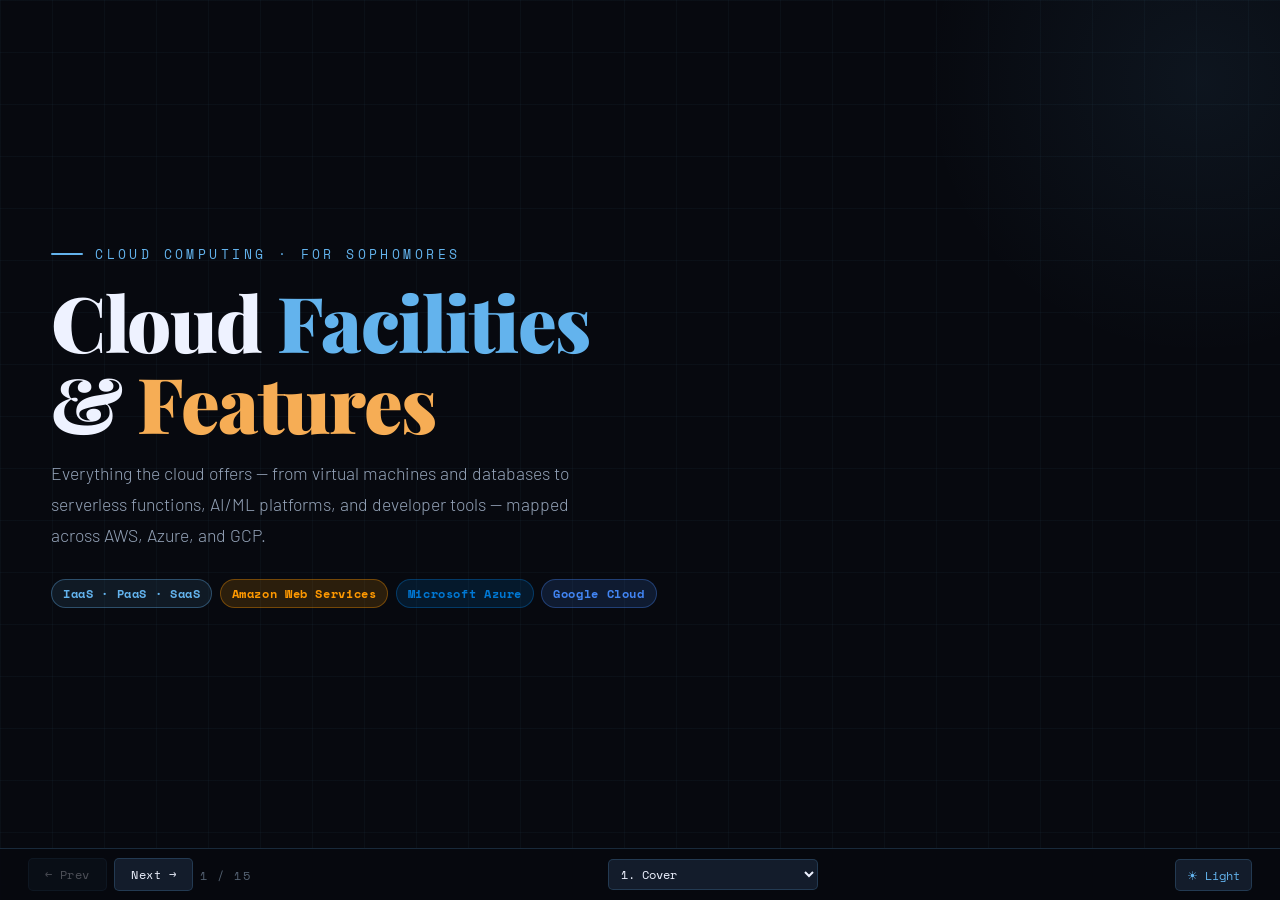
<file: 06 - cloud-features/index.html>
<!DOCTYPE html>
<html lang="en" data-theme="dark">
<head>
<meta charset="UTF-8"/>
<meta name="viewport" content="width=device-width, initial-scale=1.0"/>
<title>Cloud Facilities &amp; Features — AWS · Azure · GCP</title>
<link rel="stylesheet" href="../shared/css/deck.css"/>
</head>
<body>

<div id="prog" style="width:0%"></div>

<div id="deck">

<!-- ══════════════ SLIDE 1: Cover ══════════════ -->
<section class="slide cover" data-title="Cover">
  <div class="cov-grid"></div>
  <div class="cov-glow"></div>
  <div class="cov-content">
    <div class="cov-kicker">Cloud Computing · For Sophomores</div>
    <h1 class="cov-h1">Cloud <span class="hi">Facilities</span><br/>&amp; <span class="hi2">Features</span></h1>
    <p class="cov-desc">Everything the cloud offers — from virtual machines and databases to serverless functions, AI/ML platforms, and developer tools — mapped across AWS, Azure, and GCP.</p>
    <div class="chips">
      <span class="chip">IaaS · PaaS · SaaS</span>
      <span class="chip aws">Amazon Web Services</span>
      <span class="chip az">Microsoft Azure</span>
      <span class="chip gcp">Google Cloud</span>
    </div>
  </div>
</section>

<!-- ══════════════ SLIDE 2: IaaS / PaaS / SaaS ══════════════ -->
<section class="slide" data-title="IaaS, PaaS & SaaS Explained">
  <div class="s-era">The Service Models</div>
  <h2 class="s-title"><span class="hi">IaaS</span> · <span class="hi3">PaaS</span> · <span class="hi2">SaaS</span></h2>
  <p class="s-sub">Three layers of cloud service — how much you manage vs. how much the provider manages</p>

  <div class="g g-sbl" style="margin-bottom:0.75rem;">
    <div class="dbox">
      <img src="images/iaas-paas-saas.svg" alt="IaaS PaaS SaaS responsibility stack diagram"/>
    </div>
    <div class="g" style="gap:0.75rem;">
      <div class="card">
        <div class="card-hd">IaaS — Infrastructure as a Service</div>
        <ul>
          <li>Provider manages: physical servers, network, storage, hypervisor</li>
          <li>You manage: OS, runtime, middleware, application, data</li>
          <li>Most flexible — full control over the environment</li>
          <li><strong>Examples:</strong> AWS EC2, Azure Virtual Machines, GCP Compute Engine</li>
        </ul>
      </div>
      <div class="card c-green">
        <div class="card-hd">PaaS — Platform as a Service</div>
        <ul>
          <li>Provider manages: everything up to and including the runtime</li>
          <li>You manage: your application code and data only</li>
          <li>Deploy code — not servers. No OS patching needed.</li>
          <li><strong>Examples:</strong> AWS Elastic Beanstalk, Azure App Service, GCP App Engine</li>
        </ul>
      </div>
      <div class="card c-amber">
        <div class="card-hd">SaaS — Software as a Service</div>
        <ul>
          <li>Provider manages everything — hardware, OS, runtime, application</li>
          <li>You use the software via a browser — zero infrastructure ownership</li>
          <li>Pay per user per month — the Salesforce model</li>
          <li><strong>Examples:</strong> Microsoft 365, Google Workspace, Salesforce, Zoom</li>
        </ul>
      </div>
    </div>
  </div>

  <div class="callout ca-amber">
    <strong>The Key Shift:</strong> CAPEX (buy hardware upfront, depreciate over 5 years) → OPEX (pay monthly for what you use). No more idle servers. Scale up in minutes, scale down and stop paying. The CFO and the CTO both win.
  </div>
</section>

<!-- ══════════════ SLIDE 3: The Three Cloud Players ══════════════ -->
<section class="slide" data-title="The Three Cloud Giants">
  <div class="s-era">The Market</div>
  <h2 class="s-title">The Three <span class="hi2">Cloud Giants</span></h2>
  <p class="s-sub">AWS, Azure, and GCP together hold ~67% of the global cloud market — with different strengths</p>

  <div class="g g-sb" style="margin-bottom:0.75rem;">
    <div class="g" style="gap:0.75rem;">
      <div class="card c-aws filled-aws">
        <div class="card-hd">☁ AWS — The Pioneer</div>
        <ul>
          <li>Launched 2006 — first mover advantage, largest ecosystem</li>
          <li><strong>~31% market share</strong> · 200+ services · 33 regions · 105 AZs</li>
          <li>Broadest service catalogue; richest managed service options</li>
          <li>Strongest for: startups, internet companies, broadest service depth</li>
          <li>Key differentiators: Lambda (serverless), SageMaker (ML), Aurora (DB)</li>
        </ul>
      </div>
      <div class="card c-azure filled-azure">
        <div class="card-hd">☁ Azure — The Enterprise Leader</div>
        <ul>
          <li>Launched 2010 — deepest Microsoft/Office 365 integration</li>
          <li><strong>~25% market share</strong> · 200+ services · 60+ regions</li>
          <li>Dominant in enterprises already running Windows Server, Active Directory</li>
          <li>Key differentiators: AVD (Virtual Desktops), Azure DevOps, Arc (hybrid)</li>
          <li>Strongest for: enterprise hybrid cloud, Microsoft ecosystem</li>
        </ul>
      </div>
      <div class="card c-gcp filled-gcp">
        <div class="card-hd">☁ GCP — The AI/Data Leader</div>
        <ul>
          <li>Launched 2008 — runs on Google's own global fibre network</li>
          <li><strong>~11% market share</strong> · 150+ services · 40 regions</li>
          <li>Invented Kubernetes (GKE is the reference implementation)</li>
          <li>Key differentiators: BigQuery, Vertex AI, GKE, global network</li>
          <li>Strongest for: data analytics, AI/ML workloads, Kubernetes</li>
        </ul>
      </div>
    </div>
    <div class="dbox">
      <img src="images/providers.svg" alt="AWS Azure GCP market share and feature comparison"/>
    </div>
  </div>
</section>

<!-- ══════════════ SLIDE 4: Compute ══════════════ -->
<section class="slide" data-title="Compute Services">
  <div class="s-era">Service Category 1</div>
  <h2 class="s-title"><span class="hi">Compute</span></h2>
  <p class="s-sub">Virtual machines, containers, and serverless — three ways to run your code in the cloud</p>

  <div class="svc-head">
    <div class="h-cat">Service</div>
    <div class="h-aws">AWS</div>
    <div class="h-azure">Azure</div>
    <div class="h-gcp">GCP</div>
  </div>
  <div class="svc-row"><div class="r-cat">Virtual Machines (IaaS)</div><div class="r-aws">EC2 (100+ instance types)</div><div class="r-azure">Virtual Machines (all sizes)</div><div class="r-gcp">Compute Engine (N2, C3, A3…)</div></div>
  <div class="svc-row"><div class="r-cat">VM Auto-Scaling</div><div class="r-aws">Auto Scaling Groups</div><div class="r-azure">Virtual Machine Scale Sets</div><div class="r-gcp">Managed Instance Groups</div></div>
  <div class="svc-row"><div class="r-cat">Managed Kubernetes</div><div class="r-aws">EKS (Elastic Kubernetes)</div><div class="r-azure">AKS (Azure Kubernetes)</div><div class="r-gcp">GKE (Google Kubernetes Engine)</div></div>
  <div class="svc-row"><div class="r-cat">Serverless Functions</div><div class="r-aws">Lambda (1ms billing)</div><div class="r-azure">Azure Functions</div><div class="r-gcp">Cloud Functions / Cloud Run</div></div>
  <div class="svc-row"><div class="r-cat">Container Registry</div><div class="r-aws">ECR (Elastic Container Reg.)</div><div class="r-azure">Azure Container Registry</div><div class="r-gcp">Artifact Registry</div></div>
  <div class="svc-row"><div class="r-cat">Managed Container Apps</div><div class="r-aws">ECS / Fargate (serverless)</div><div class="r-azure">Azure Container Apps</div><div class="r-gcp">Cloud Run (fully managed)</div></div>
  <div class="svc-row"><div class="r-cat">Batch / HPC</div><div class="r-aws">AWS Batch</div><div class="r-azure">Azure Batch / CycleCloud</div><div class="r-gcp">Cloud Batch / Dataproc</div></div>
  <div class="svc-row"><div class="r-cat">Edge / Lightweight</div><div class="r-aws">Lambda@Edge, Outposts</div><div class="r-azure">Azure Arc, IoT Edge</div><div class="r-gcp">Distributed Cloud Edge</div></div>

  <div class="callout" style="margin-top:0.6rem;">
    <strong>Serverless = No Server Management:</strong> You upload code, the cloud runs it on-demand, and you pay only per invocation (often sub-millisecond billing). Zero idle cost. Scales automatically from 0 to millions of requests.
  </div>
</section>

<!-- ══════════════ SLIDE 5: Storage ══════════════ -->
<section class="slide" data-title="Storage Services">
  <div class="s-era">Service Category 2</div>
  <h2 class="s-title"><span class="hi2">Storage</span></h2>
  <p class="s-sub">Object storage, block disks, file shares, and archival — every storage pattern covered</p>

  <div class="svc-head">
    <div class="h-cat">Service</div>
    <div class="h-aws">AWS</div>
    <div class="h-azure">Azure</div>
    <div class="h-gcp">GCP</div>
  </div>
  <div class="svc-row"><div class="r-cat">Object Storage</div><div class="r-aws">S3 (11 nines durability)</div><div class="r-azure">Blob Storage</div><div class="r-gcp">Cloud Storage (GCS)</div></div>
  <div class="svc-row"><div class="r-cat">Block Storage (VM Disks)</div><div class="r-aws">EBS (gp3, io2 NVMe)</div><div class="r-azure">Managed Disks (Premium SSD)</div><div class="r-gcp">Persistent Disk / Hyperdisk</div></div>
  <div class="svc-row"><div class="r-cat">Shared File System</div><div class="r-aws">EFS (NFS) / FSx (Windows)</div><div class="r-azure">Azure Files (SMB/NFS)</div><div class="r-gcp">Filestore (NFS)</div></div>
  <div class="svc-row"><div class="r-cat">Archival / Cold</div><div class="r-aws">S3 Glacier (cents/GB/mo)</div><div class="r-azure">Archive Blob Tier</div><div class="r-gcp">Archive Storage Class</div></div>
  <div class="svc-row"><div class="r-cat">Storage Transfer / CDN</div><div class="r-aws">DataSync / CloudFront</div><div class="r-azure">Data Box / Azure CDN</div><div class="r-gcp">Transfer Service / Cloud CDN</div></div>

  <div class="g g3" style="margin-top:0.6rem;">
    <div class="card c-aws stat"><div class="stat-n sa">11 9s</div><div class="stat-l">S3 Object Durability</div><div class="stat-note">0.000000001% annual loss rate</div></div>
    <div class="card stat"><div class="stat-n">$0.023</div><div class="stat-l">Per GB/month (S3 Standard)</div><div class="stat-note">Archive: ~$0.004 /GB/month</div></div>
    <div class="card c-green stat"><div class="stat-n sg">∞</div><div class="stat-l">Effective scale</div><div class="stat-note">Exabyte-scale object storage with no pre-provisioning</div></div>
  </div>
</section>

<!-- ══════════════ SLIDE 6: Databases ══════════════ -->
<section class="slide" data-title="Database Services">
  <div class="s-era">Service Category 3</div>
  <h2 class="s-title"><span class="hi3">Databases</span> &amp; Caches</h2>
  <p class="s-sub">Managed relational, NoSQL, in-memory caches, time-series, and graph databases — all fully managed</p>

  <div class="svc-head">
    <div class="h-cat">Service</div>
    <div class="h-aws">AWS</div>
    <div class="h-azure">Azure</div>
    <div class="h-gcp">GCP</div>
  </div>
  <div class="svc-row"><div class="r-cat">Managed Relational (SQL)</div><div class="r-aws">RDS (MySQL/Postgres/SQL Server)</div><div class="r-azure">Azure Database (MySQL/Postgres)</div><div class="r-gcp">Cloud SQL</div></div>
  <div class="svc-row"><div class="r-cat">Cloud-Native SQL</div><div class="r-aws">Aurora (MySQL/Postgres compat)</div><div class="r-azure">Azure SQL Database (Hyperscale)</div><div class="r-gcp">AlloyDB / Spanner (global)</div></div>
  <div class="svc-row"><div class="r-cat">NoSQL / Document</div><div class="r-aws">DynamoDB (key-value + doc)</div><div class="r-azure">Cosmos DB (multi-model)</div><div class="r-gcp">Firestore / Bigtable</div></div>
  <div class="svc-row"><div class="r-cat">In-Memory Cache</div><div class="r-aws">ElastiCache (Redis/Memcached)</div><div class="r-azure">Azure Cache for Redis</div><div class="r-gcp">Memorystore (Redis/Memcached)</div></div>
  <div class="svc-row"><div class="r-cat">Data Warehouse</div><div class="r-aws">Redshift</div><div class="r-azure">Synapse Analytics</div><div class="r-gcp">BigQuery (serverless DW)</div></div>
  <div class="svc-row"><div class="r-cat">Graph Database</div><div class="r-aws">Neptune</div><div class="r-azure">Cosmos DB (Gremlin API)</div><div class="r-gcp">Spanner Graph</div></div>

  <div class="callout ca-green" style="margin-top:0.6rem;">
    <strong>Why Managed Databases?</strong> No more patching, backups, high-availability setup, or failover configuration. The cloud handles all of it. You create a database in minutes and connect your app — no DBA needed for basic operations.
  </div>
</section>

<!-- ══════════════ SLIDE 7: Networking ══════════════ -->
<section class="slide" data-title="Networking Services">
  <div class="s-era">Service Category 4</div>
  <h2 class="s-title"><span class="hi">Networking</span></h2>
  <p class="s-sub">Virtual private networks, load balancers, DNS, CDN, firewalls — the full network stack as a service</p>

  <div class="svc-head">
    <div class="h-cat">Service</div>
    <div class="h-aws">AWS</div>
    <div class="h-azure">Azure</div>
    <div class="h-gcp">GCP</div>
  </div>
  <div class="svc-row"><div class="r-cat">Virtual Private Network</div><div class="r-aws">VPC (Virtual Private Cloud)</div><div class="r-azure">Virtual Network (VNet)</div><div class="r-gcp">VPC (global by default)</div></div>
  <div class="svc-row"><div class="r-cat">Load Balancer</div><div class="r-aws">ALB (L7) / NLB (L4) / GLB</div><div class="r-azure">Application Gateway / Load Balancer</div><div class="r-gcp">Cloud Load Balancing (global)</div></div>
  <div class="svc-row"><div class="r-cat">DNS</div><div class="r-aws">Route 53 (with health checks)</div><div class="r-azure">Azure DNS / Traffic Manager</div><div class="r-gcp">Cloud DNS</div></div>
  <div class="svc-row"><div class="r-cat">Content Delivery (CDN)</div><div class="r-aws">CloudFront (450+ PoPs)</div><div class="r-azure">Azure CDN / Front Door</div><div class="r-gcp">Cloud CDN / Media CDN</div></div>
  <div class="svc-row"><div class="r-cat">Web Application Firewall</div><div class="r-aws">AWS WAF / Shield (DDoS)</div><div class="r-azure">Azure WAF / DDoS Protection</div><div class="r-gcp">Cloud Armor (WAF+DDoS)</div></div>
  <div class="svc-row"><div class="r-cat">Hybrid Connectivity</div><div class="r-aws">Direct Connect (dedicated)</div><div class="r-azure">ExpressRoute (dedicated)</div><div class="r-gcp">Cloud Interconnect</div></div>
  <div class="svc-row"><div class="r-cat">Service Mesh / API GW</div><div class="r-aws">API Gateway / App Mesh</div><div class="r-azure">API Management / Service Fabric</div><div class="r-gcp">Apigee / Traffic Director</div></div>
</section>

<!-- ══════════════ SLIDE 8: Messaging & Events ══════════════ -->
<section class="slide" data-title="Messaging, Queues & Events">
  <div class="s-era">Service Category 5</div>
  <h2 class="s-title"><span class="hi2">Messaging</span>, Queues &amp; Events</h2>
  <p class="s-sub">Decouple services, buffer load spikes, and build event-driven architectures without managing brokers</p>

  <div class="g g2" style="margin-bottom:0.75rem;">
    <div class="card">
      <div class="card-hd">Why Messaging Matters</div>
      <ul>
        <li><strong>Decoupling:</strong> Service A sends a message; Service B processes it independently</li>
        <li><strong>Load levelling:</strong> absorb traffic spikes — queue fills, workers drain at their own rate</li>
        <li><strong>Reliability:</strong> if Service B is down, messages wait safely in the queue</li>
        <li><strong>Fan-out:</strong> one event triggers multiple downstream services in parallel</li>
      </ul>
    </div>
    <div class="card c-amber">
      <div class="card-hd">Message Queue Patterns</div>
      <ul>
        <li><strong>Queue (point-to-point):</strong> one producer → one consumer — order processing</li>
        <li><strong>Pub/Sub (broadcast):</strong> one event → many subscribers — event notifications</li>
        <li><strong>Streaming:</strong> high-throughput ordered log — real-time analytics, audit trails</li>
        <li><strong>Dead letter queue:</strong> failed messages held for inspection and retry</li>
      </ul>
    </div>
  </div>

  <div class="svc-head">
    <div class="h-cat">Service</div>
    <div class="h-aws">AWS</div>
    <div class="h-azure">Azure</div>
    <div class="h-gcp">GCP</div>
  </div>
  <div class="svc-row"><div class="r-cat">Message Queue</div><div class="r-aws">SQS (Standard &amp; FIFO)</div><div class="r-azure">Service Bus (queues)</div><div class="r-gcp">Cloud Tasks / Pub/Sub</div></div>
  <div class="svc-row"><div class="r-cat">Pub/Sub Topics</div><div class="r-aws">SNS (Simple Notification)</div><div class="r-azure">Service Bus (topics)</div><div class="r-gcp">Pub/Sub</div></div>
  <div class="svc-row"><div class="r-cat">Event Streaming</div><div class="r-aws">Kinesis Data Streams</div><div class="r-azure">Event Hubs (Kafka-compat)</div><div class="r-gcp">Dataflow / Pub/Sub</div></div>
  <div class="svc-row"><div class="r-cat">Event Bus / Router</div><div class="r-aws">EventBridge</div><div class="r-azure">Event Grid</div><div class="r-gcp">Eventarc</div></div>
  <div class="svc-row"><div class="r-cat">Workflow Orchestration</div><div class="r-aws">Step Functions</div><div class="r-azure">Logic Apps / Durable Fns</div><div class="r-gcp">Cloud Workflows</div></div>
</section>

<!-- ══════════════ SLIDE 9: Developer Tools ══════════════ -->
<section class="slide" data-title="Developer Tools — CI/CD, IaC, DevOps">
  <div class="s-era">Service Category 6</div>
  <h2 class="s-title"><span class="hi3">Developer Tools</span></h2>
  <p class="s-sub">Version control, CI/CD pipelines, Infrastructure as Code, cloud shells, and virtual developer desktops</p>

  <div class="svc-head">
    <div class="h-cat">Service</div>
    <div class="h-aws">AWS</div>
    <div class="h-azure">Azure</div>
    <div class="h-gcp">GCP</div>
  </div>
  <div class="svc-row"><div class="r-cat">Version Control</div><div class="r-aws">CodeCommit (Git)</div><div class="r-azure">Azure Repos (Git / TFVC)</div><div class="r-gcp">Cloud Source Repositories</div></div>
  <div class="svc-row"><div class="r-cat">CI/CD Pipelines</div><div class="r-aws">CodePipeline + CodeBuild</div><div class="r-azure">Azure Pipelines (DevOps)</div><div class="r-gcp">Cloud Build / Cloud Deploy</div></div>
  <div class="svc-row"><div class="r-cat">Artifact / Package Registry</div><div class="r-aws">CodeArtifact</div><div class="r-azure">Azure Artifacts</div><div class="r-gcp">Artifact Registry</div></div>
  <div class="svc-row"><div class="r-cat">Infrastructure as Code</div><div class="r-aws">CloudFormation / CDK</div><div class="r-azure">Bicep / ARM Templates</div><div class="r-gcp">Deployment Manager / Terraform</div></div>
  <div class="svc-row"><div class="r-cat">Cloud Shell / IDE</div><div class="r-aws">CloudShell / Cloud9 (IDE)</div><div class="r-azure">Azure Cloud Shell</div><div class="r-gcp">Cloud Shell / Cloud Workstations</div></div>
  <div class="svc-row"><div class="r-cat">Virtual Developer Desktops</div><div class="r-aws">WorkSpaces (VDI)</div><div class="r-azure">Azure Virtual Desktop (AVD)</div><div class="r-gcp">Cloud Workstations</div></div>
  <div class="svc-row"><div class="r-cat">Monitoring &amp; Observability</div><div class="r-aws">CloudWatch / X-Ray</div><div class="r-azure">Azure Monitor / App Insights</div><div class="r-gcp">Cloud Monitoring / Trace</div></div>

  <div class="callout ca-green" style="margin-top:0.6rem;">
    <strong>Azure Virtual Desktop (AVD):</strong> Stream a full Windows desktop to any device — browser, thin client, phone. Developers and call-centre staff get enterprise desktop environments hosted in Azure, accessed from anywhere. No VPN, no local software installation.
  </div>
</section>

<!-- ══════════════ SLIDE 10: AI/ML & Analytics ══════════════ -->
<section class="slide" data-title="AI/ML & Analytics">
  <div class="s-era">Service Category 7</div>
  <h2 class="s-title"><span class="hi">AI / ML</span> &amp; <span class="hi2">Analytics</span></h2>
  <p class="s-sub">From pre-built AI APIs to full model training platforms and petabyte-scale data warehouses</p>

  <div class="svc-head">
    <div class="h-cat">Service</div>
    <div class="h-aws">AWS</div>
    <div class="h-azure">Azure</div>
    <div class="h-gcp">GCP</div>
  </div>
  <div class="svc-row"><div class="r-cat">ML Platform (train/deploy)</div><div class="r-aws">SageMaker</div><div class="r-azure">Azure Machine Learning</div><div class="r-gcp">Vertex AI</div></div>
  <div class="svc-row"><div class="r-cat">Generative AI / LLM APIs</div><div class="r-aws">Bedrock (Claude, Llama, etc.)</div><div class="r-azure">Azure OpenAI Service (GPT-4o)</div><div class="r-gcp">Vertex AI Gemini API</div></div>
  <div class="svc-row"><div class="r-cat">Pre-Built AI APIs</div><div class="r-aws">Rekognition, Polly, Lex</div><div class="r-azure">Cognitive Services / AI Studio</div><div class="r-gcp">Vision, NL, Speech, Translation</div></div>
  <div class="svc-row"><div class="r-cat">Data Warehouse</div><div class="r-aws">Redshift</div><div class="r-azure">Synapse Analytics</div><div class="r-gcp">BigQuery (serverless, ~$5/TB)</div></div>
  <div class="svc-row"><div class="r-cat">Stream Processing</div><div class="r-aws">Kinesis Data Analytics</div><div class="r-azure">Stream Analytics</div><div class="r-gcp">Dataflow (Apache Beam)</div></div>
  <div class="svc-row"><div class="r-cat">Data Lake</div><div class="r-aws">S3 + Lake Formation</div><div class="r-azure">ADLS Gen2 + Synapse</div><div class="r-gcp">Cloud Storage + Dataplex</div></div>
  <div class="svc-row"><div class="r-cat">BI / Dashboarding</div><div class="r-aws">QuickSight</div><div class="r-azure">Power BI (Microsoft)</div><div class="r-gcp">Looker / Looker Studio</div></div>
</section>

<!-- ══════════════ SLIDE 11: Security & Identity ══════════════ -->
<section class="slide" data-title="Security & Identity">
  <div class="s-era">Service Category 8</div>
  <h2 class="s-title"><span class="hi2">Security</span> &amp; Identity</h2>
  <p class="s-sub">IAM, secrets management, encryption, threat detection, and compliance — the security stack built in</p>

  <div class="g g2">
    <div class="card">
      <div class="card-hd">Identity &amp; Access Management</div>
      <ul>
        <li><strong>AWS IAM</strong> / Azure Active Directory (Entra ID) / GCP IAM</li>
        <li>Fine-grained permissions: who can do what on which resource</li>
        <li>Service accounts / managed identities — apps authenticate without passwords</li>
        <li>MFA, SAML federation, SSO with corporate identity providers</li>
        <li>Azure Entra ID: deeply integrated with Microsoft 365 and on-prem AD</li>
      </ul>
    </div>
    <div class="card c-red">
      <div class="card-hd">Secrets &amp; Encryption</div>
      <ul>
        <li><strong>AWS Secrets Manager</strong> / Azure Key Vault / GCP Secret Manager</li>
        <li>Store API keys, DB passwords, certificates — never in source code</li>
        <li>Automatic rotation of credentials</li>
        <li>KMS (Key Management Service): encrypt data at rest and in transit</li>
        <li>Hardware Security Modules (HSM) for compliance (PCI-DSS, HIPAA)</li>
      </ul>
    </div>
    <div class="card c-amber">
      <div class="card-hd">Threat Detection</div>
      <ul>
        <li><strong>AWS GuardDuty</strong> / Azure Defender / GCP Security Command Center</li>
        <li>Continuous monitoring for unusual API calls, network patterns, anomalies</li>
        <li>Automated response: quarantine a compromised instance automatically</li>
        <li>DDoS protection built-in at network edge</li>
      </ul>
    </div>
    <div class="card c-green">
      <div class="card-hd">Compliance &amp; Governance</div>
      <ul>
        <li>All three meet: SOC 2, ISO 27001, PCI-DSS, HIPAA, GDPR</li>
        <li>AWS Config / Azure Policy / GCP Org Policy: enforce rules across all resources</li>
        <li>Audit logs: every API call logged — who did what and when</li>
        <li>Private networking: VPC endpoints keep data off the public internet</li>
      </ul>
    </div>
  </div>
</section>

<!-- ══════════════ SLIDE 12: OS Images & Hybrid ══════════════ -->
<section class="slide" data-title="OS Images, Hybrid Cloud & Management">
  <div class="s-era">Service Category 9</div>
  <h2 class="s-title"><span class="hi">OS Images</span>, Hybrid &amp; Management</h2>
  <p class="s-sub">Pre-built VM images, hybrid cloud connectivity, and platform management tools</p>

  <div class="g g2">
    <div class="card">
      <div class="card-hd">OS &amp; VM Images (Marketplace)</div>
      <ul>
        <li>All three offer a <strong>Marketplace</strong> of pre-built images</li>
        <li>Linux: Ubuntu, RHEL, SUSE, Amazon Linux, Debian, Rocky</li>
        <li>Windows: Windows Server 2019/2022 with licences included</li>
        <li>Pre-configured: WordPress, SQL Server, SAP HANA, Oracle DB ready to launch</li>
        <li><strong>Custom images:</strong> build your "golden" image once, deploy everywhere</li>
        <li>AWS AMI / Azure Compute Gallery / GCP Custom Images</li>
      </ul>
    </div>
    <div class="card c-azure">
      <div class="card-hd">Hybrid Cloud</div>
      <ul>
        <li><strong>Azure Arc:</strong> manage on-premises servers and Kubernetes clusters from Azure portal</li>
        <li><strong>AWS Outposts:</strong> AWS hardware rack deployed in your own data centre</li>
        <li><strong>GCP Distributed Cloud:</strong> run GCP services at your edge</li>
        <li>Private connectivity: ExpressRoute / Direct Connect / Cloud Interconnect (dedicated fibre)</li>
        <li>Site-to-Site VPN: encrypted tunnel from on-prem to cloud over internet</li>
      </ul>
    </div>
    <div class="card c-green">
      <div class="card-hd">Platform Management</div>
      <ul>
        <li><strong>AWS Organizations / Azure Management Groups / GCP Resource Hierarchy</strong></li>
        <li>Multi-account/subscription structure — separate environments per team</li>
        <li>Cost management: budgets, alerts, cost allocation tags, recommendations</li>
        <li>Patch management: automated OS patching across fleets of VMs</li>
        <li>Configuration management: AWS Systems Manager / Azure Automation / GCP Ops Agent</li>
      </ul>
    </div>
    <div class="card c-amber">
      <div class="card-hd">Service Mesh &amp; API Management</div>
      <ul>
        <li>Manages east-west traffic between microservices inside the cluster</li>
        <li>AWS App Mesh (Envoy) / Azure Service Mesh (Istio) / GCP Traffic Director</li>
        <li>mTLS encryption between services, traffic shaping, circuit breakers</li>
        <li>API Gateway: rate limiting, authentication, routing, SDK generation</li>
      </ul>
    </div>
  </div>
</section>

<!-- ══════════════ SLIDE 13: Full Services Map ══════════════ -->
<section class="slide" data-title="Complete Service Map">
  <div class="s-era">At a Glance</div>
  <h2 class="s-title">Complete <span class="hi2">Service Map</span></h2>
  <p class="s-sub">All major categories — every significant cloud service, three providers side by side</p>

  <div class="svc-head">
    <div class="h-cat">Category</div>
    <div class="h-aws">AWS</div>
    <div class="h-azure">Azure</div>
    <div class="h-gcp">GCP</div>
  </div>
  <div class="svc-row"><div class="r-cat">Virtual Machines</div><div class="r-aws">EC2</div><div class="r-azure">Virtual Machines</div><div class="r-gcp">Compute Engine</div></div>
  <div class="svc-row"><div class="r-cat">Kubernetes (Managed)</div><div class="r-aws">EKS</div><div class="r-azure">AKS</div><div class="r-gcp">GKE</div></div>
  <div class="svc-row"><div class="r-cat">Serverless</div><div class="r-aws">Lambda</div><div class="r-azure">Azure Functions</div><div class="r-gcp">Cloud Functions / Run</div></div>
  <div class="svc-row"><div class="r-cat">Object Storage</div><div class="r-aws">S3</div><div class="r-azure">Blob Storage</div><div class="r-gcp">Cloud Storage</div></div>
  <div class="svc-row"><div class="r-cat">Relational Database</div><div class="r-aws">RDS / Aurora</div><div class="r-azure">Azure SQL / Postgres</div><div class="r-gcp">Cloud SQL / AlloyDB</div></div>
  <div class="svc-row"><div class="r-cat">NoSQL Database</div><div class="r-aws">DynamoDB</div><div class="r-azure">Cosmos DB</div><div class="r-gcp">Firestore / Bigtable</div></div>
  <div class="svc-row"><div class="r-cat">Cache (Redis)</div><div class="r-aws">ElastiCache</div><div class="r-azure">Cache for Redis</div><div class="r-gcp">Memorystore</div></div>
  <div class="svc-row"><div class="r-cat">Message Queue</div><div class="r-aws">SQS / SNS / EventBridge</div><div class="r-azure">Service Bus / Event Grid</div><div class="r-gcp">Pub/Sub / Eventarc</div></div>
  <div class="svc-row"><div class="r-cat">CI/CD &amp; DevOps</div><div class="r-aws">CodePipeline / CodeBuild</div><div class="r-azure">Azure DevOps / Pipelines</div><div class="r-gcp">Cloud Build / Deploy</div></div>
  <div class="svc-row"><div class="r-cat">Virtual Desktop (VDI)</div><div class="r-aws">WorkSpaces</div><div class="r-azure">Azure Virtual Desktop</div><div class="r-gcp">Cloud Workstations</div></div>
  <div class="svc-row"><div class="r-cat">ML Platform</div><div class="r-aws">SageMaker</div><div class="r-azure">Azure ML / OpenAI</div><div class="r-gcp">Vertex AI / Gemini</div></div>
  <div class="svc-row"><div class="r-cat">Identity &amp; IAM</div><div class="r-aws">AWS IAM</div><div class="r-azure">Entra ID (AAD)</div><div class="r-gcp">Cloud IAM</div></div>
</section>

<!-- ══════════════ SLIDE 14: Summary ══════════════ -->
<section class="slide" data-title="Summary — Key Takeaways">
  <div class="s-era">Summary</div>
  <h2 class="s-title">Key <span class="hi">Takeaways</span></h2>
  <p class="s-sub">What to remember about cloud services</p>

  <div class="g g2" style="margin-bottom:0.75rem;">
    <div class="card"><div class="card-hd">① Service Model Determines Control</div><ul><li>IaaS = maximum control, maximum responsibility. SaaS = zero control, zero responsibility. PaaS lives in between. Choose based on how much you want to manage.</li></ul></div>
    <div class="card c-amber"><div class="card-hd">② Three Giants, Different Strengths</div><ul><li>AWS: broadest catalogue, best for startups and internet companies. Azure: best for Microsoft/enterprise shops. GCP: best for AI/ML, data analytics, Kubernetes.</li></ul></div>
    <div class="card c-green"><div class="card-hd">③ Managed Services = No Ops Toil</div><ul><li>Every managed service (RDS, ElastiCache, EKS…) eliminates patching, backups, failover setup, and capacity planning. Your team focuses on application logic, not infrastructure plumbing.</li></ul></div>
    <div class="card c-purple"><div class="card-hd">④ Serverless = Pay for Actual Use</div><ul><li>Lambda/Functions/Cloud Run charge per invocation, often at millisecond granularity. A service handling 1,000 requests/month costs cents. No minimum, no idle cost.</li></ul></div>
  </div>

  <div class="callout ca-green">
    <strong>The Cloud is a Superpower:</strong> A two-person startup today can access the same global infrastructure, AI models, and managed database technology as the largest enterprises in the world — billed by the second, with no upfront commitment.
  </div>
</section>

<!-- ══════════════ SLIDE 15: End ══════════════ -->
<section class="slide cover" data-title="Questions">
  <div class="cov-grid"></div>
  <div class="cov-glow" style="left:-150px;top:auto;bottom:-150px;right:auto;"></div>
  <div class="cov-content" style="margin-top:80px;">
    <div class="cov-kicker">End of Presentation</div>
    <h1 class="cov-h1">Questions?<br/><span class="hi">Let's Discuss.</span></h1>
    <p class="cov-desc">A two-person startup can access the same global infrastructure, AI models, and managed services as the largest enterprises — billed by the second, zero upfront commitment.</p>
    <div class="chips">
      <span class="chip">What about FinOps?</span>
      <span class="chip ca">Containers vs Serverless?</span>
      <span class="chip az">Multi-cloud strategy?</span>
      <span class="chip gcp">AI/ML next steps?</span>
    </div>
  </div>
</section>

</div><!-- /deck -->

<nav id="nav">
  <div class="nav-group">
    <button class="nb" id="btn-prev">← Prev</button>
    <button class="nb" id="btn-next">Next →</button>
    <span id="counter">1 / 15</span>
  </div>
  <div class="nav-group">
    <select id="jump"></select>
  </div>
  <div class="nav-group">
    <button id="theme-btn">☀ Light</button>
  </div>
</nav>

<script src="../shared/js/deck.js"></script>
</body>
</html>
</file>
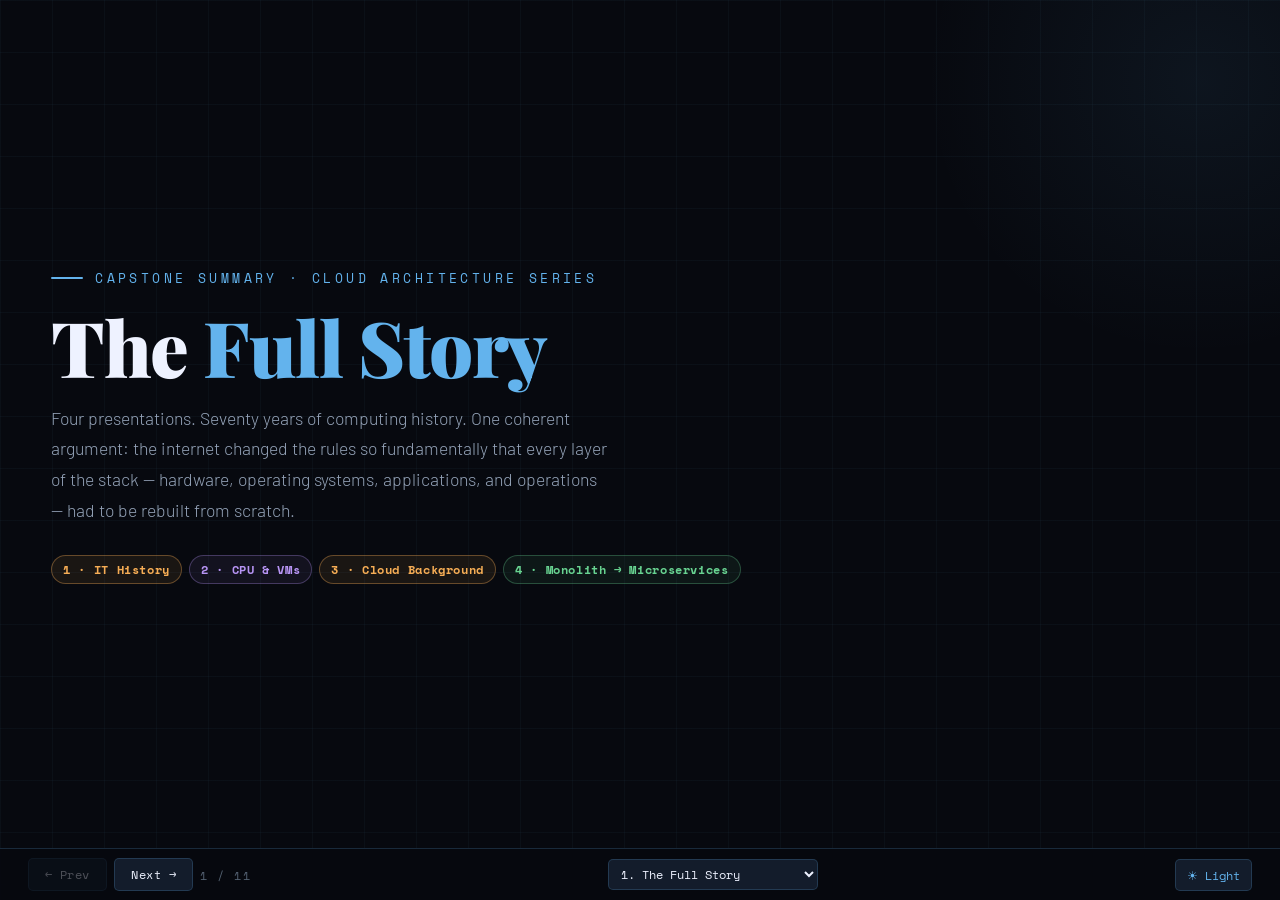
<file: 07 - capstone/index.html>
<!DOCTYPE html>
<html lang="en" data-theme="dark">
<head>
  <meta charset="UTF-8"/>
  <meta name="viewport" content="width=device-width, initial-scale=1.0"/>
  <title>The Full Story — From Punch Cards to Cloud-Native</title>
  <link rel="stylesheet" href="../shared/css/deck.css"/>
</head>
<body>

<div id="prog" style="width:0%"></div>

<div id="deck">

<!-- ══ SLIDE 1: Cover ═══════════════════════════════════════════ -->
<section class="slide cover" data-title="The Full Story">
  <div class="cov-grid"></div>
  <div class="cov-glow"></div>
  <div class="cov-content">
    <div class="cov-kicker">Capstone Summary · Cloud Architecture Series</div>
    <h1 class="cov-h1">The <span class="hi">Full Story</span></h1>
    <p class="cov-desc">
      Four presentations. Seventy years of computing history. One coherent argument:
      the internet changed the rules so fundamentally that every layer of the stack —
      hardware, operating systems, applications, and operations — had to be rebuilt from scratch.
    </p>
    <div class="chips">
      <span class="chip ca">1 · IT History</span>
      <span class="chip cp">2 · CPU &amp; VMs</span>
      <span class="chip ca">3 · Cloud Background</span>
      <span class="chip cg">4 · Monolith → Microservices</span>
    </div>
  </div>
</section>

<!-- ══ SLIDE 2: The Five-Act Story Arc ══════════════════════════ -->
<section class="slide" data-title="The Five-Act Story Arc">
  <div class="s-era">The Shape of the Argument</div>
  <h2 class="s-title">One Story, <span class="hi">Four Chapters</span></h2>
  <p class="s-sub">Each presentation hands a baton to the next. Together they answer a single question: how did we get from a room-sized computer shared by ten operators to a globally distributed system serving a billion users?</p>

  <div class="dbox" style="margin-bottom:0.9rem;">
    <img src="images/story-arc.svg" alt="Four-act story arc showing IT History → CPU and VMs → Cloud Background → Monolith to Microservices with causal arrows between each"/>
  </div>

  <div class="g g4">
    <div class="card">
      <div class="card-hd">Chapter 1 established</div>
      <p>The <strong>WHY</strong> — internet scale made every assumption about infrastructure obsolete. Unpredictability, not growth, was the forcing function.</p>
    </div>
    <div class="card c-purple">
      <div class="card-hd">Chapter 2 answered</div>
      <p>The <strong>HARDWARE</strong> question — Moore's Law built the raw capacity; virtualisation made it usable. Without VMs, cloud is physically impossible.</p>
    </div>
    <div class="card c-amber">
      <div class="card-hd">Chapter 3 revealed</div>
      <p>The <strong>OPERATIONAL</strong> pain — moving to the cloud is not enough. Lift-and-shift transplants on-premises habits at pay-per-minute rates.</p>
    </div>
    <div class="card c-green">
      <div class="card-hd">Chapter 4 showed</div>
      <p>The <strong>REDESIGN</strong> — 12-Factor apps, containers, Kubernetes, and observability are the specific answers to specific on-premises failure modes.</p>
    </div>
  </div>
</section>

<!-- ══ SLIDE 3: Chapter 1 recap — IT History ════════════════════ -->
<section class="slide" data-title="Chapter 1 Recap — IT History">
  <div class="s-era">Chapter 1 · IT History &nbsp;·&nbsp; The Why</div>
  <h2 class="s-title">The Internet <span class="hi2">Broke the Rules</span></h2>
  <p class="s-sub">For forty years computing grew predictably. Then four companies opened their doors to the entire planet — and everything that worked before stopped working.</p>

  <div class="g g2" style="margin-bottom:0.75rem;">
    <div class="card">
      <div class="card-hd">The Pre-Internet World (1950s–1990s)</div>
      <ul>
        <li>Software served <strong>internal users only</strong> — hundreds, not millions</li>
        <li>Load was <strong>predictable</strong> — batch overnight, office hours interactive</li>
        <li>Hardware procurement took weeks to months — but that was fine</li>
        <li>Releases every <strong>6–12 months</strong> — coordinated, stop-the-world events</li>
        <li>One server, one OS, one application — full utilisation by design</li>
      </ul>
    </div>
    <div class="card c-amber filled-amber">
      <div class="card-hd">The Internet Broke Every Assumption</div>
      <ul>
        <li>🛒 <strong>Amazon:</strong> Black Friday spikes 10–20× overnight. 85% idle the rest of the year.</li>
        <li>🔍 <strong>Google:</strong> 9/11 — global traffic surge in minutes. You cannot plan for this.</li>
        <li>📱 <strong>Facebook:</strong> viral content — millions simultaneously. Unknown before posting.</li>
        <li>🎬 <strong>Netflix:</strong> one hit series = 15%+ of all North American internet traffic.</li>
        <li>Pattern: <strong>vast surplus capacity at off-peak → monetise it → AWS 2006</strong></li>
      </ul>
    </div>
  </div>

  <div class="timeline">
    <div class="tl-item"><div class="tl-dot"></div><div class="tl-y">1950s</div><div class="tl-t">Punch cards &amp; batch jobs</div></div>
    <div class="tl-item"><div class="tl-dot"></div><div class="tl-y">1964</div><div class="tl-t">IBM System/360 mainframe</div></div>
    <div class="tl-item"><div class="tl-dot da"></div><div class="tl-y">1981</div><div class="tl-t">IBM PC, client-server begins</div></div>
    <div class="tl-item"><div class="tl-dot da"></div><div class="tl-y">1994</div><div class="tl-t">Browser, 3-tier web apps</div></div>
    <div class="tl-item"><div class="tl-dot dg"></div><div class="tl-y">1999</div><div class="tl-t">Salesforce — "No Software"</div></div>
    <div class="tl-item"><div class="tl-dot dr"></div><div class="tl-y">2001</div><div class="tl-t">9/11 — Google traffic spike proves unpredictability</div></div>
    <div class="tl-item"><div class="tl-dot dr"></div><div class="tl-y">2004</div><div class="tl-t">Facebook — scale to a planet</div></div>
    <div class="tl-item"><div class="tl-dot dg"></div><div class="tl-y">2006</div><div class="tl-t">AWS S3 + EC2 — cloud born</div></div>
  </div>

  <div class="callout ca-amber" style="margin-top:0.75rem;">
    <strong>The handoff to Chapter 2:</strong> Amazon had spare data-centre capacity. To monetise it as a product, they needed servers that could be sliced and rented by the hour. That required virtualisation — and virtualisation required the hardware advances in Chapter 2.
  </div>
</section>

<!-- ══ SLIDE 4: Chapter 2 recap — CPU & VMs ═════════════════════ -->
<section class="slide" data-title="Chapter 2 Recap — CPU & VMs">
  <div class="s-era">Chapter 2 · CPU &amp; Virtual Machines &nbsp;·&nbsp; The Hardware Foundation</div>
  <h2 class="s-title">Moore's Law Built It. <span class="hi3">Virtualisation</span> Made It Usable.</h2>
  <p class="s-sub">The cloud is not software magic — it is physics and engineering. Two hardware revolutions made it physically possible to sell compute by the minute.</p>

  <div class="g g2" style="margin-bottom:0.75rem;">
    <div class="card">
      <div class="card-hd">Revolution 1 — Moore's Law (1965–2023)</div>
      <ul>
        <li>Transistor count doubled every 18–24 months for 50+ years</li>
        <li>Intel 4004 (1971): <strong>2,300 transistors</strong> · 0.74 MHz</li>
        <li>Apple M2 Ultra (2023): <strong>134 billion transistors</strong></li>
        <li>A 58-million-fold increase — the "free lunch" for developers</li>
        <li><strong>~2004:</strong> clock speed hit the thermal wall at 3.8 GHz · ~130W</li>
        <li>Industry pivot: fewer, faster cores → more, parallel cores</li>
        <li>Modern server: 2 sockets × 96 cores = 192 cores, up to 12 TB RAM</li>
      </ul>
    </div>
    <div class="card c-green">
      <div class="card-hd">Revolution 2 — Virtualisation (VMware 1998)</div>
      <ul>
        <li>Before VMs: one server = one OS = one app = <strong>5–15% utilisation</strong></li>
        <li>Hypervisor abstracts physical hardware into virtual hardware</li>
        <li>One physical server now hosts 10–20 isolated VMs</li>
        <li>Utilisation jumps from <strong>5% → 60–80%</strong> after consolidation</li>
        <li>Snapshots, templates, vMotion (zero-downtime live migration)</li>
        <li>VM from template: <strong>5–15 minutes</strong> (was 2–6 weeks bare metal)</li>
        <li>AWS EC2 = "rent a VM by the hour" — virtualisation at global scale</li>
      </ul>
    </div>
  </div>

  <div class="g g3">
    <div class="card stat">
      <div class="stat-n">58M×</div>
      <div class="stat-l">transistor growth 1971→2023</div>
      <div class="stat-note">The hardware foundation of everything</div>
    </div>
    <div class="card stat">
      <div class="stat-n sa">5–15%</div>
      <div class="stat-l">Server utilisation before VMs</div>
      <div class="stat-note">The problem VMs solved</div>
    </div>
    <div class="card c-green stat">
      <div class="stat-n sg">5 min</div>
      <div class="stat-l">VM from template</div>
      <div class="stat-note">Was 2–6 weeks bare metal procurement</div>
    </div>
  </div>

  <div class="callout ca-green" style="margin-top:0.75rem;">
    <strong>The handoff to Chapter 3:</strong> VMs made elastic cloud infrastructure possible. But enterprises discovered that simply putting their old applications onto cloud VMs — "lift and shift" — did not deliver the promised benefits. Chapter 3 explains why.
  </div>
</section>

<!-- ══ SLIDE 5: Chapter 3 recap — Cloud Background ══════════════ -->
<section class="slide" data-title="Chapter 3 Recap — Cloud Background">
  <div class="s-era">Chapter 3 · Cloud Background &nbsp;·&nbsp; The Operational Reality</div>
  <h2 class="s-title">The Cloud Solved <span class="hi2">Provisioning.</span> Not Everything.</h2>
  <p class="s-sub">Cloud providers eliminated the hardware procurement bottleneck. But the applications, their deployment processes, and the operational habits they encoded were still built for a world of static IPs and weekend maintenance windows.</p>

  <div class="g g2" style="margin-bottom:0.75rem;">
    <div class="card c-red">
      <div class="card-hd">The On-Premises World Apps Were Built For</div>
      <ul>
        <li>Fixed IP addresses — every app hard-coded <code>192.168.1.10:8080</code></li>
        <li>3-tier web (HTTP → App Server → DB) or ESB/SOA hub-and-spoke</li>
        <li>New server: budget approval → vendor → shipping → racking → OS → <strong>months</strong></li>
        <li>Deployment: Friday midnight, war-room, rollback plan — <strong>days of downtime</strong></li>
        <li>Scaling: physical hardware task, even on VMs required a maintenance window</li>
      </ul>
    </div>
    <div class="card c-amber">
      <div class="card-hd">Why "Lift and Shift" Failed</div>
      <ul>
        <li>IPs change in the cloud — hard-coded addresses silently broke connections</li>
        <li>Old apps ran at 30–40% CPU — fine when the server was sunk cost, expensive at pay-per-minute</li>
        <li>Scaling out to fix inefficiency just multiplied the bill without fixing the code</li>
        <li>No CLI meant no CI/CD pipeline — still deploying manually</li>
        <li>Vendor lock-in: proprietary managed services hard to migrate later</li>
        <li>Conclusion: <strong>the cloud gives you elastic hardware. It cannot fix your architecture.</strong></li>
      </ul>
    </div>
  </div>

  <div class="g g3">
    <div class="card stat">
      <div class="stat-n sr">Months</div>
      <div class="stat-l">Hardware procurement on-prem</div>
      <div class="stat-note">Budget → vendor → ship → rack → OS</div>
    </div>
    <div class="card stat">
      <div class="stat-n sa">Hours</div>
      <div class="stat-l">Cloud provisioning</div>
      <div class="stat-note">API call → VM ready → deploy</div>
    </div>
    <div class="card c-green stat">
      <div class="stat-n sg">Minutes</div>
      <div class="stat-l">Cloud-native target</div>
      <div class="stat-note">Container → K8s pod → serving traffic</div>
    </div>
  </div>

  <div class="callout" style="margin-top:0.75rem;">
    <strong>The handoff to Chapter 4:</strong> Cloud solves provisioning speed. But to exploit elasticity — to actually scale one service without scaling everything — the application itself must be redesigned. That redesign is what Chapter 4 describes.
  </div>
</section>

<!-- ══ SLIDE 6: Chapter 4 recap — Monolith → Microservices ══════ -->
<section class="slide" data-title="Chapter 4 Recap — Monolith to Microservices">
  <div class="s-era">Chapter 4 · Monolith → Microservices &nbsp;·&nbsp; The Redesign</div>
  <h2 class="s-title">Each Microservices Principle Fixes a <span class="hi3">Specific Monolith Failure</span></h2>
  <p class="s-sub">Chapter 4 is not about technology fashion. Every pattern — bounded contexts, stateless processes, containers, Kubernetes, observability — is a direct engineering response to a specific problem identified in Chapters 1–3.</p>

  <div class="g g2" style="margin-bottom:0.75rem;">
    <div class="card">
      <div class="card-hd">Problem → Solution Mapping</div>
      <ul>
        <li><strong>Scale everything to scale one thing</strong> → Microservices: each service scales independently (payday: Accounts × 20, everything else × 1)</li>
        <li><strong>Hard-coded IPs break in cloud</strong> → Service discovery + Kubernetes Services (stable DNS, not IPs)</li>
        <li><strong>One crash = total outage</strong> → Isolated services: one pod crash doesn't cascade</li>
        <li><strong>Release coordination hell</strong> → One codebase per service (12-Factor F1): Payments ships Friday, Loans ships Monday</li>
        <li><strong>"Works on my machine"</strong> → Docker: same image on laptop and production (12-Factor F2, F10)</li>
        <li><strong>Config / secrets in code</strong> → Kubernetes ConfigMaps + Secrets (12-Factor F3)</li>
        <li><strong>Idle servers at off-peak</strong> → Kubernetes HPA + Serverless: scale to zero, pay nothing</li>
      </ul>
    </div>
    <div class="card c-green">
      <div class="card-hd">The New Debugging Reality</div>
      <ul>
        <li>8 services × 3 replicas = <strong>24 simultaneous log streams</strong></li>
        <li>A payment failure spans: Payments → Accounts → Debit Card → Core Banking</li>
        <li>Which hop failed? Which pod served this request? Which was recycled?</li>
        <li><strong>Metrics</strong> (Prometheus/Grafana): <em>is something wrong right now?</em></li>
        <li><strong>Traces</strong> (Jaeger/Tempo): <em>where in the call chain is the failure?</em></li>
        <li><strong>Logs</strong> (Loki/ELK): <em>exactly what went wrong?</em></li>
        <li>Factor 11 (logs to stdout) is what makes all three collectible without app-side routing code</li>
      </ul>
    </div>
  </div>

  <div class="callout ca-green">
    <strong>The 12-Factor App is not a checklist.</strong> It is a coherent philosophy: Factor 3 (config in env) enables Factor 10 (dev/prod parity). Factor 6 (stateless) enables Factor 9 (disposability). Factor 11 (logs to stdout) enables observability. The factors and the platform (Docker + Kubernetes) were designed to run this exact kind of application. Build against the factors; the platform rewards you for free.
  </div>
</section>

<!-- ══ SLIDE 7: The Complete Evolution Ladder ═══════════════════ -->
<section class="slide" data-title="The Complete Evolution Ladder">
  <div class="s-era">Synthesis</div>
  <h2 class="s-title">Every Layer of the Stack <span class="hi2">Had to Change</span></h2>
  <p class="s-sub">The internet didn't just change one thing — it forced a complete rethink at every level of the computing stack simultaneously. The five presentations map exactly to five layers of that transformation.</p>

  <div class="dbox" style="margin-bottom:0.9rem;">
    <img src="images/evolution-ladder.svg" alt="Evolution ladder showing the five presentations as rungs: IT History at the bottom establishing why, through CPU and VMs, Cloud Background, Monolith to Microservices, and Cloud Features at the top"/>
  </div>

  <div class="callout ca-amber">
    <strong>Notice the direction of causation:</strong> the internet created scale pressure (1) → that pressure demanded elastic hardware (2) → elastic hardware exposed operational rigidity (3) → rigidity demanded architectural redesign (4) → redesigned apps needed a rich managed-service platform (5). Each layer was a necessary consequence of the one below. This is not a history of fashion — it is engineering responding to physics and economics.
  </div>
</section>

<!-- ══ SLIDE 8: The Forcing Function ════════════════════════════ -->
<section class="slide" data-title="The Single Forcing Function">
  <div class="s-era">Root Cause Analysis</div>
  <h2 class="s-title">One Cause. <span class="hi">Dozens of Inventions.</span></h2>
  <p class="s-sub">Every technology we studied — VMs, containers, Kubernetes, microservices, CI/CD, observability — traces back to the same root cause: the internet exposed software to unpredictable, planetary-scale load that no individual organisation could plan for with fixed hardware.</p>

  <div class="dbox" style="margin-bottom:0.9rem;">
    <img src="images/forcing-function.svg" alt="Cause and effect diagram showing what broke the old model on the left, the internet as the forcing function in the centre, and all the inventions it drove on the right"/>
  </div>

  <div class="g g3">
    <div class="card">
      <div class="card-hd">The Old Contract (broken ~1995–2010)</div>
      <ul>
        <li>Buy hardware upfront for peak load</li>
        <li>Own and operate your own data centre</li>
        <li>Static infrastructure, static IPs, manual ops</li>
        <li>Release infrequently, coordinate everything</li>
      </ul>
    </div>
    <div class="card c-amber filled-amber">
      <div class="card-hd">The New Contract</div>
      <ul>
        <li>Rent compute by the second, scale instantly</li>
        <li>Stateless apps on ephemeral containers</li>
        <li>Service discovery, not hard-coded addresses</li>
        <li>Deploy continuously, observe everything</li>
      </ul>
    </div>
    <div class="card c-green">
      <div class="card-hd">Still Accelerating</div>
      <ul>
        <li>Serverless: scale to zero, zero idle cost</li>
        <li>AI/ML as managed APIs (Bedrock, OpenAI, Vertex)</li>
        <li>Edge computing: logic at the network boundary</li>
        <li>FinOps: optimise cloud spend as carefully as code</li>
      </ul>
    </div>
  </div>
</section>

<!-- ══ SLIDE 9: The Key Numbers to Remember ═════════════════════ -->
<section class="slide" data-title="The Numbers That Tell the Story">
  <div class="s-era">Memorable Anchors</div>
  <h2 class="s-title">The Numbers That <span class="hi">Tell the Story</span></h2>
  <p class="s-sub">Anchor the narrative with numbers — each one marks a turning point in the story you have just heard across four presentations.</p>

  <div class="g g4">
    <div class="card stat">
      <div class="stat-n">58M×</div>
      <div class="stat-l">Transistor growth 1971→2023</div>
      <div class="stat-note">Moore's Law built the hardware foundation of cloud</div>
    </div>
    <div class="card stat">
      <div class="stat-n sa">3.8 GHz</div>
      <div class="stat-l">The thermal wall (2004)</div>
      <div class="stat-note">Clock speed stopped. Multi-core began. Apps had to change.</div>
    </div>
    <div class="card c-purple stat">
      <div class="stat-n sp">5–15%</div>
      <div class="stat-l">Server utilisation before VMs</div>
      <div class="stat-note">VMs raised this to 60–80%. That surplus capacity became AWS.</div>
    </div>
    <div class="card stat">
      <div class="stat-n">5 min</div>
      <div class="stat-l">VM from template</div>
      <div class="stat-note">Was 2–6 weeks bare metal. Changed the economics of scaling.</div>
    </div>
    <div class="card c-amber stat">
      <div class="stat-n sa">Months</div>
      <div class="stat-l">On-prem hardware procurement</div>
      <div class="stat-note">Cloud eliminated this entirely. The fundamental CAPEX→OPEX shift.</div>
    </div>
    <div class="card stat">
      <div class="stat-n">12</div>
      <div class="stat-l">Factors of a cloud-native app</div>
      <div class="stat-note">Written in 2011. Still the authoritative guide. 12factor.net</div>
    </div>
    <div class="card c-green stat">
      <div class="stat-n sg">100+</div>
      <div class="stat-l">Deploys per day (Amazon)</div>
      <div class="stat-note">Was once per year. CI/CD + microservices made this possible.</div>
    </div>
    <div class="card stat">
      <div class="stat-n">200+</div>
      <div class="stat-l">Services per cloud provider</div>
      <div class="stat-note">AWS, Azure, GCP each offer over 200 managed services. You own none of the hardware.</div>
    </div>
  </div>
</section>

<!-- ══ SLIDE 10: What the Fundamentals Unlocked ══════════════════ -->
<section class="slide" data-title="What This Unlocks for You">
  <div class="s-era">Why This Matters for CS Students</div>
  <h2 class="s-title">Why <span class="hi3">Fundamentals</span> Still Win in the Cloud Era</h2>
  <p class="s-sub">Every abstraction in the modern cloud stack is a direct application of a computer science fundamental. Understanding the fundamentals is what lets you reason about the cloud — not just use it.</p>

  <div class="g g3" style="margin-bottom:0.75rem;">
    <div class="card">
      <div class="card-hd">🧵 Processes, Threads, Scheduling</div>
      <ul>
        <li>A Kubernetes pod is a process group. Container isolation is Linux namespaces + cgroups.</li>
        <li>Horizontal scaling = adding processes. Factor 8 is the OS process model applied at cloud scale.</li>
        <li>SIGTERM, graceful shutdown = OS signal handling. Factor 9.</li>
      </ul>
    </div>
    <div class="card c-amber">
      <div class="card-hd">🌐 Networking &amp; Sockets</div>
      <ul>
        <li>Every microservice call is a TCP socket connection. Service discovery replaces static IPs.</li>
        <li>Load balancers operate at L4 (TCP) and L7 (HTTP). OSI stack is not theoretical.</li>
        <li>DNS TTL is why hard-coded IPs break in the cloud — IPs change; DNS names don't.</li>
      </ul>
    </div>
    <div class="card c-green">
      <div class="card-hd">💾 Memory, Storage, Databases</div>
      <ul>
        <li>The memory hierarchy (registers → cache → RAM → SSD) determines microservice latency budgets.</li>
        <li>Stateless (Factor 6) = no heap state that can't be reconstructed. Crash safely.</li>
        <li>ACID transactions, CAP theorem, eventual consistency — all live inside managed cloud databases.</li>
      </ul>
    </div>
    <div class="card c-purple">
      <div class="card-hd">🔒 Concurrency &amp; Consistency</div>
      <ul>
        <li>Distributed transactions across microservices = the hardest concurrency problem.</li>
        <li>Message queues (SQS, Kafka) = decoupled producer-consumer with durable buffers.</li>
        <li>Observability traces = distributed execution timeline across asynchronous services.</li>
      </ul>
    </div>
    <div class="card">
      <div class="card-hd">⚙️ Compilers, Runtimes, Packaging</div>
      <ul>
        <li>A Docker image = a hermetically sealed runtime environment (Factor 2). Static linking at cloud scale.</li>
        <li>JIT compilation (JVM, V8) explains why container startup time matters — JVM warm-up vs GraalVM native.</li>
        <li>Immutable releases (Factor 5) = version-controlled build artifacts, just like object files.</li>
      </ul>
    </div>
    <div class="card c-red">
      <div class="card-hd">🔐 Security Primitives</div>
      <ul>
        <li>TLS everywhere = public-key cryptography applied to every service-to-service call (mTLS in service mesh).</li>
        <li>IAM roles = capability-based security — least-privilege at cloud scale.</li>
        <li>Secrets Manager = never commit credentials — the operational consequence of key management fundamentals.</li>
      </ul>
    </div>
  </div>

  <div class="callout ca-green">
    <strong>The practitioner advantage:</strong> A developer who understands why Kubernetes sends SIGTERM, what a Linux namespace actually is, and why a stateless process is easier to reschedule will make better architectural decisions than one who can only operate the tooling. The cloud commoditised the infrastructure. Fundamentals still differentiate the engineers.
  </div>
</section>

<!-- ══ SLIDE 11: End ════════════════════════════════════════════ -->
<section class="slide cover" data-title="Questions">
  <div class="cov-grid"></div>
  <div class="cov-glow" style="left:-150px;top:auto;bottom:-150px;right:auto;"></div>
  <div class="cov-content" style="margin-top:80px;">
    <div class="cov-kicker">End of Capstone — Cloud Architecture Series</div>
    <h1 class="cov-h1">Questions?<br/><span class="hi">Let's Discuss.</span></h1>
    <p class="cov-desc">
      From a 2,300-transistor chip in 1971 to 134 billion in 2023. From one app per server at 5% utilisation to thousands of microservices per cluster at 70%+. From a release every year to hundreds of deploys a day. The pace is still accelerating — and you will shape the next chapter.
    </p>
    <div class="chips">
      <span class="chip ca">What does AI change next?</span>
      <span class="chip cg">Serverless &amp; FinOps</span>
      <span class="chip">Edge Computing</span>
      <span class="chip cp">Platform Engineering</span>
    </div>
  </div>
</section>

</div><!-- /#deck -->

<nav id="nav">
  <div class="nav-group">
    <button class="nb" id="btn-prev">← Prev</button>
    <button class="nb" id="btn-next">Next →</button>
    <span id="counter">1 / 11</span>
  </div>
  <div class="nav-group">
    <select id="jump"></select>
  </div>
  <div class="nav-group">
    <button id="theme-btn">☀ Light</button>
  </div>
</nav>

<script src="../shared/js/deck.js"></script>
</body>
</html>
</file>
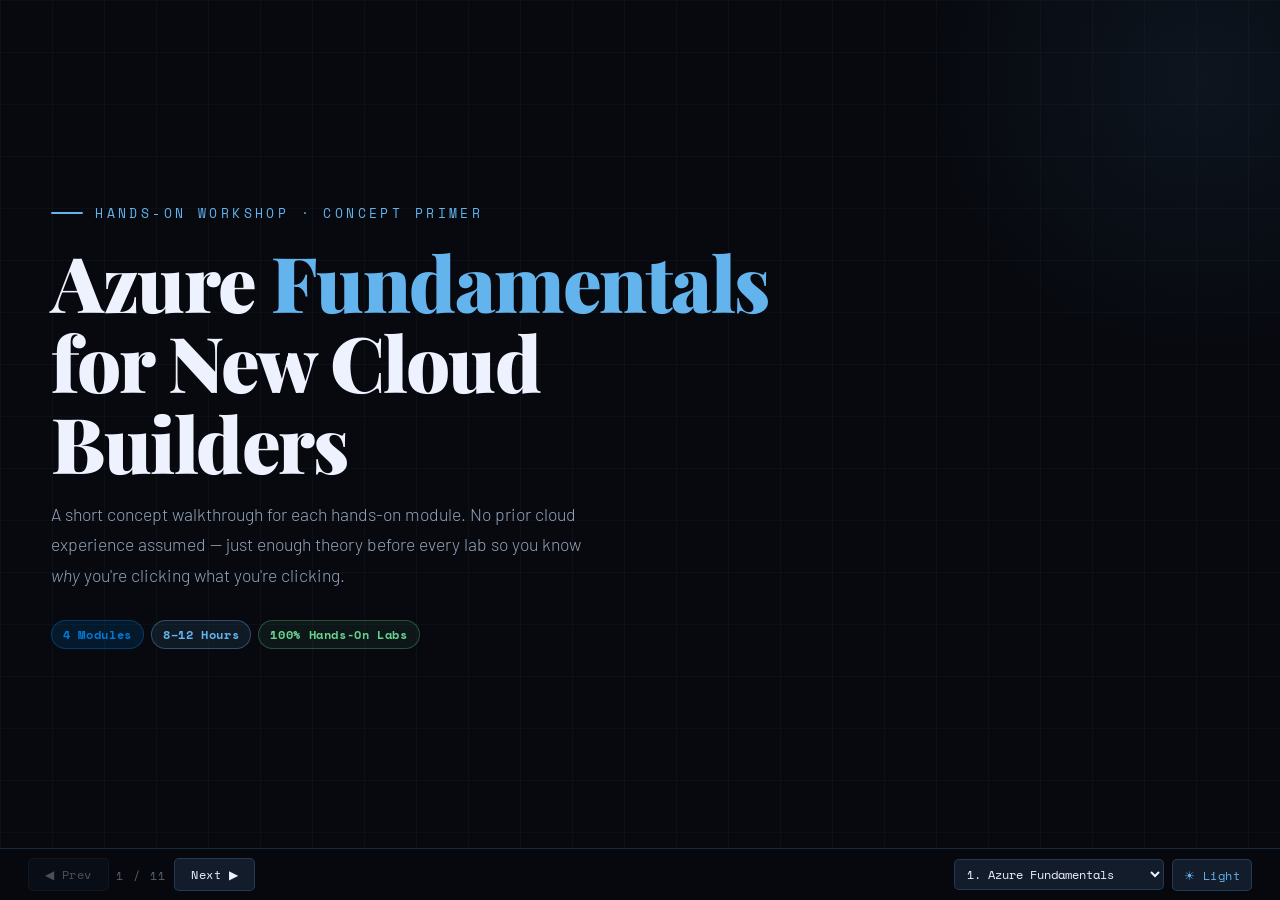
<file: 08 - azure-concepts/index.html>
<!DOCTYPE html>
<html lang="en" data-theme="dark">
<head>
<meta charset="UTF-8">
<meta name="viewport" content="width=device-width, initial-scale=1.0">
<title>Azure Fundamentals — Concept Primer</title>
<link rel="stylesheet" href="../shared/css/deck.css">
</head>
<body>

<div id="prog"></div>

<div id="deck">

  <!-- ============================================================ -->
  <!-- SLIDE 0 — COVER -->
  <!-- ============================================================ -->
  <section class="slide cover" data-title="Azure Fundamentals">
    <div class="cov-grid"></div>
    <div class="cov-glow"></div>
    <div class="cov-content">
      <div class="cov-kicker">Hands-On Workshop &middot; Concept Primer</div>
      <h1 class="cov-h1">Azure <span class="hi">Fundamentals</span><br>for New Cloud Builders</h1>
      <p class="cov-desc">A short concept walkthrough for each hands-on module. No prior cloud experience assumed — just enough theory before every lab so you know <em>why</em> you're clicking what you're clicking.</p>
      <div class="chips">
        <span class="chip az">4 Modules</span>
        <span class="chip">8&ndash;12 Hours</span>
        <span class="chip cg">100% Hands-On Labs</span>
      </div>
    </div>
  </section>

  <!-- ============================================================ -->
  <!-- SLIDE 1 — ROADMAP -->
  <!-- ============================================================ -->
  <section class="slide" data-title="Workshop Roadmap">
    <div class="s-era">Roadmap</div>
    <h2 class="s-title">Four Modules, <span class="hi">One Running App</span></h2>
    <p class="s-sub">Every module adds one piece to the same application. By the capstone, you've wired them all together.</p>

    <div class="timeline">
      <div class="tl-item">
        <div class="tl-dot"></div>
        <div class="tl-y">MODULE 0</div>
        <div class="tl-t">Setup &amp; cloud mental model</div>
      </div>
      <div class="tl-item">
        <div class="tl-dot da"></div>
        <div class="tl-y">MODULE 1</div>
        <div class="tl-t">Compute — VM &amp; App Service</div>
      </div>
      <div class="tl-item">
        <div class="tl-dot dg"></div>
        <div class="tl-y">MODULE 2</div>
        <div class="tl-t">Storage — Blob &amp; SQL</div>
      </div>
      <div class="tl-item">
        <div class="tl-dot"></div>
        <div class="tl-y">MODULE 3</div>
        <div class="tl-t">Networking &amp; Identity</div>
      </div>
      <div class="tl-item">
        <div class="tl-dot dr"></div>
        <div class="tl-y">MODULE 4</div>
        <div class="tl-t">Monitoring &amp; capstone</div>
      </div>
    </div>

    <div class="callout mt-sm">
      <strong>Pattern for each module:</strong> a short concept section like this one, then a hands-on lab in the companion lab guide. Labs are where the real learning happens — these slides just set up the vocabulary.
    </div>
  </section>

  <!-- ============================================================ -->
  <!-- SLIDE 2 — CLOUD MENTAL MODEL -->
  <!-- ============================================================ -->
  <section class="slide" data-title="Cloud Mental Model">
    <div class="s-era">Module 0 &middot; Concept</div>
    <h2 class="s-title">The Four Words <span class="hi">You'll Hear Constantly</span></h2>
    <p class="s-sub">Everything in Azure nests inside these containers. Get this hierarchy straight and the portal stops feeling like a maze.</p>

    <div class="g g4">
      <div class="card">
        <div class="card-hd">Subscription</div>
        <p>The billing boundary. Your Azure for Students account is one subscription with a $100 credit.</p>
      </div>
      <div class="card c-amber">
        <div class="card-hd">Resource Group</div>
        <p>A folder for related resources. Delete the group, delete everything inside it — this is your cleanup button.</p>
      </div>
      <div class="card c-green">
        <div class="card-hd">Region</div>
        <p>The physical datacenter location running your resource, e.g. <code>East US</code> or <code>Central India</code>.</p>
      </div>
      <div class="card c-purple">
        <div class="card-hd">Resource</div>
        <p>The actual thing — a VM, a storage account, a database. Everything else exists to organize these.</p>
      </div>
    </div>

    <div class="callout ca-amber mt-sm">
      <strong>Rule of thumb for today:</strong> one resource group per student, named consistently. When the workshop ends, deleting that one resource group deletes everything you built.
    </div>
  </section>

  <!-- ============================================================ -->
  <!-- SLIDE 3 — PORTAL VS CLI -->
  <!-- ============================================================ -->
  <section class="slide" data-title="Portal vs CLI">
    <div class="s-era">Module 0 &middot; Concept</div>
    <h2 class="s-title">Two Ways to Say <span class="hi">the Same Thing</span></h2>
    <p class="s-sub">The Azure Portal and the Azure CLI both call the same underlying REST API. Neither is "more real" than the other.</p>

    <div class="code-compare">
      <div class="code-compare-panel">
        <div class="code-compare-hdr hdr-blue">Portal (GUI)</div>
        <div class="code-block">
          <span class="code-label cl-cyan">Click-through</span>
          <pre><code>Portal.azure.com
&gt; Create a resource
&gt; Resource Group
&gt; Name + Region
&gt; Review + Create</code></pre>
        </div>
      </div>
      <div class="code-compare-panel">
        <div class="code-compare-hdr hdr-amber">Cloud Shell (CLI)</div>
        <div class="code-block">
          <span class="code-label cl-amber">Command</span>
          <pre><code><span class="tok-fn">az</span> group create \
  --name <span class="tok-str">rg-netid-workshop</span> \
  --location <span class="tok-str">centralindia</span></code></pre>
        </div>
      </div>
    </div>

    <div class="callout mt-sm">
      Today you'll use <strong>both</strong> — the portal to build intuition for what exists, the CLI because it's how real engineering teams automate and repeat their work.
    </div>
  </section>

  <!-- ============================================================ -->
  <!-- SLIDE 4 — MODULE 1: COMPUTE -->
  <!-- ============================================================ -->
  <section class="slide" data-title="Compute — VM vs App Service">
    <div class="s-era">Module 1 &middot; Concept</div>
    <h2 class="s-title">Who Manages <span class="hi2">the Operating System?</span></h2>
    <p class="s-sub">Compute options sit on a spectrum of control vs. convenience. Today you'll build the same app both ways.</p>

    <div class="g g2">
      <div class="card c-azure">
        <span class="card-icon">🖥️</span>
        <div class="card-hd">Virtual Machine</div>
        <ul>
          <li>You own the OS, patches, and runtime</li>
          <li>Full control — install anything</li>
          <li>You are the ops team</li>
        </ul>
      </div>
      <div class="card c-green">
        <span class="card-icon">🚀</span>
        <div class="card-hd">App Service</div>
        <ul>
          <li>Azure manages the OS and platform</li>
          <li>You just push code (git / CLI / CI)</li>
          <li>Built-in scaling, HTTPS, deployment slots</li>
        </ul>
      </div>
    </div>

    <div class="callout ca-green mt-sm">
      <strong>Today's lab:</strong> deploy a Linux VM and SSH into it, then deploy the same simple web app to App Service in minutes. You'll feel the difference directly.
    </div>
  </section>

  <!-- ============================================================ -->
  <!-- SLIDE 5 — MODULE 2: STORAGE -->
  <!-- ============================================================ -->
  <section class="slide" data-title="Storage — Blob vs SQL">
    <div class="s-era">Module 2 &middot; Concept</div>
    <h2 class="s-title">Structured Data <span class="hi3">vs. Everything Else</span></h2>
    <p class="s-sub">Almost every app needs both kinds of storage. Knowing which one to reach for is half the battle.</p>

    <table class="cmp-table">
      <thead>
        <tr>
          <th>Need</th>
          <th>Use</th>
          <th>Why</th>
        </tr>
      </thead>
      <tbody>
        <tr>
          <td>Files, images, backups, logs</td>
          <td>Blob Storage</td>
          <td>Cheap, unstructured, scales to any size</td>
        </tr>
        <tr>
          <td>Rows, relationships, transactions</td>
          <td>Azure SQL Database</td>
          <td>Schema, joins, ACID guarantees</td>
        </tr>
        <tr>
          <td>Flexible JSON documents, global scale</td>
          <td>Cosmos DB</td>
          <td>Schema-less, multi-region, low latency</td>
        </tr>
      </tbody>
    </table>

    <div class="callout mt-sm">
      <strong>Today's lab:</strong> upload/download blobs from the CLI and SDK, then stand up an Azure SQL database with three tables (authors, publishers, books) and sample data. You'll finish by deploying a small Java REST API on your Module 1 VM that reads straight from those tables.
    </div>
  </section>

  <!-- ============================================================ -->
  <!-- SLIDE 5b — MODULE 2: JAVA REST API -->
  <!-- ============================================================ -->
  <section class="slide" data-title="Java REST API on the VM">
    <div class="s-era">Module 2 &middot; Concept</div>
    <h2 class="s-title">One VM, <span class="hi3">Three Running Services</span></h2>
    <p class="s-sub">Your Module 1 VM never went away \u2014 it's about to run a real, data-backed application alongside nginx and Flask.</p>

    <div class="g g3">
      <div class="card">
        <div class="card-hd">Entity</div>
        <p>A Java class annotated <code>@Entity</code>, mapped to an existing table \u2014 no schema generation, since the tables already exist.</p>
      </div>
      <div class="card c-amber">
        <div class="card-hd">Repository</div>
        <p>One line of code (<code>extends JpaRepository</code>) gives you working database queries with zero SQL written by hand.</p>
      </div>
      <div class="card c-green">
        <div class="card-hd">Controller</div>
        <p>Maps HTTP requests like <code>GET /api/authors</code> to repository calls, returning JSON automatically.</p>
      </div>
    </div>

    <div class="callout ca-green mt-sm">
      <strong>Today's lab:</strong> scaffold this Spring Boot app directly on your VM, point it at the SQL database from 2D/2E, and confirm <code>/api/authors</code>, <code>/api/publishers</code>, and <code>/api/books</code> all return real rows.
    </div>
  </section>

  <!-- ============================================================ -->

  <!-- ============================================================ -->
  <!-- SLIDE 6 — MODULE 3: NETWORKING -->
  <!-- ============================================================ -->
  <section class="slide" data-title="Networking Basics">
    <div class="s-era">Module 3 &middot; Concept</div>
    <h2 class="s-title">Everything Is <span class="hi">Denied by Default</span></h2>
    <p class="s-sub">A Virtual Network (VNet) is your private slice of the Azure network. Traffic only flows where you explicitly allow it.</p>

    <div class="g g3">
      <div class="card">
        <div class="card-hd">VNet</div>
        <p>Your isolated network space, carved into subnets.</p>
      </div>
      <div class="card c-amber">
        <div class="card-hd">NSG</div>
        <p>Network Security Group — a firewall of allow/deny rules attached to a subnet or NIC.</p>
      </div>
      <div class="card c-red">
        <div class="card-hd">Default Deny</div>
        <p>Inbound traffic is blocked unless a rule explicitly opens the port.</p>
      </div>
    </div>

    <div class="callout ca-amber mt-sm">
      <strong>Today's lab:</strong> put your Module 1 VM behind an NSG, then test what happens when you allow and deny specific ports.
    </div>
  </section>

  <!-- ============================================================ -->
  <!-- SLIDE 7 — MODULE 3: IDENTITY -->
  <!-- ============================================================ -->
  <section class="slide" data-title="Identity Basics">
    <div class="s-era">Module 3 &middot; Concept</div>
    <h2 class="s-title">Stop Putting <span class="hi2">Passwords in Code</span></h2>
    <p class="s-sub">Microsoft Entra ID (formerly Azure AD) handles who — and what — is allowed to do things in Azure.</p>

    <div class="two-col">
      <div class="col-block">
        <h3>The old way</h3>
        <p>Connection strings and keys hard-coded or dropped into config files. Anyone who reads the code gets full access.</p>
      </div>
      <div class="col-block">
        <h3>Managed Identity</h3>
        <p>Azure gives your App Service its own identity in Entra ID. You grant that identity permission on your Storage Account — no secret ever touches your code.</p>
      </div>
    </div>

    <div class="callout ca-purple mt-sm">
      <strong>Today's lab:</strong> assign a managed identity to your App Service and use it to read from Blob Storage with zero credentials in your app.
    </div>
  </section>

  <!-- ============================================================ -->
  <!-- SLIDE 8 — MODULE 4: MONITORING & CAPSTONE -->
  <!-- ============================================================ -->
  <section class="slide" data-title="Monitoring & Capstone">
    <div class="s-era">Module 4 &middot; Concept</div>
    <h2 class="s-title">If You Can't <span class="hi3">See It, You Can't Fix It</span></h2>
    <p class="s-sub">Azure Monitor and Application Insights collect metrics, logs, and traces from everything you've deployed today.</p>

    <div class="g g2">
      <div class="card c-cyan">
        <div class="card-hd">Azure Monitor</div>
        <p>Platform-level metrics — CPU, memory, request counts, response times — for every resource, with no code changes.</p>
      </div>
      <div class="card c-blue filled-blue">
        <div class="card-hd">Application Insights</div>
        <p>Code-level visibility — exceptions, dependency calls, custom events — wired into your App Service.</p>
      </div>
    </div>

    <div class="callout mt-sm">
      <strong>Capstone lab:</strong> wire Modules 1&ndash;3 into one flow — App Service &rarr; Managed Identity &rarr; Storage + SQL, behind NSG rules — then deliberately break something and diagnose it from the logs.
    </div>
  </section>

  <!-- ============================================================ -->
  <!-- SLIDE 9 — CLEANUP REMINDER -->
  <!-- ============================================================ -->
  <section class="slide" data-title="Cleanup">
    <div class="s-era">Before You Log Off</div>
    <h2 class="s-title">One Command, <span class="hi">Full Cleanup</span></h2>
    <p class="s-sub">Everything you built today lives inside a single resource group. Deleting it deletes everything — and stops your credit from draining.</p>

    <div class="code-block">
      <span class="code-label cl-red">Cloud Shell</span>
      <pre><code><span class="tok-fn">az</span> group delete \
  --name <span class="tok-str">rg-netid-workshop</span> \
  --yes --no-wait</code></pre>
    </div>

    <div class="callout ca-red mt-sm">
      <strong>Do this before you close your laptop.</strong> Full steps and a verification checklist are in the lab guide's final section.
    </div>
  </section>

</div>

<nav id="nav">
  <div class="nav-group">
    <button id="btn-prev" class="nb">&#9664; <span class="nb-label">Prev</span></button>
    <span id="counter">1 / 11</span>
    <button id="btn-next" class="nb"><span class="nb-label">Next</span> &#9654;</button>
  </div>
  <div class="nav-group">
    <select id="jump"></select>
    <button id="theme-btn" class="nb">&#9728; Light</button>
  </div>
</nav>

<script src="../shared/js/deck.js"></script>
</body>
</html>
</file>
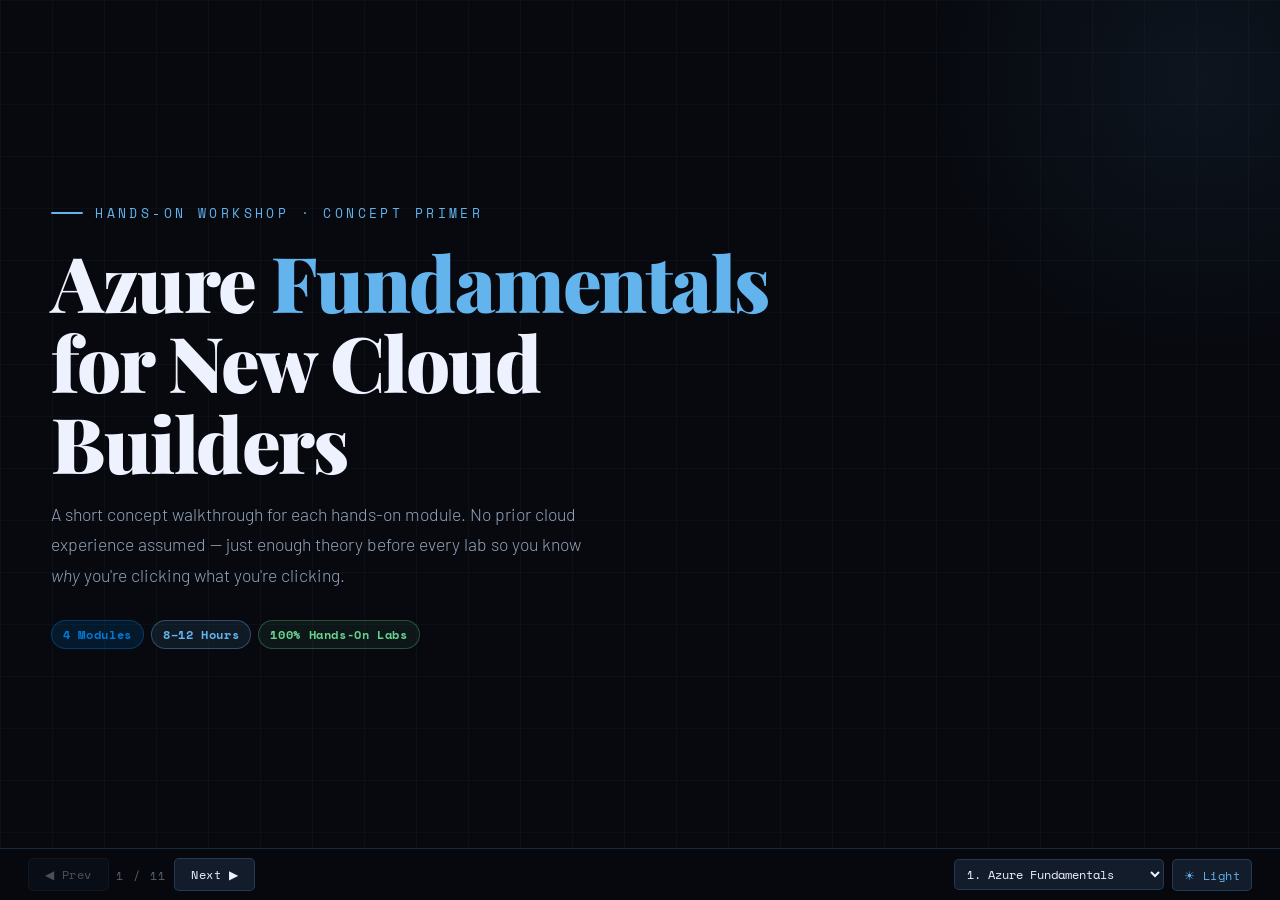
<file: 08 - azure-concepts/azure-concepts-intro.html>
<!DOCTYPE html>
<html lang="en" data-theme="dark">
<head>
<meta charset="UTF-8">
<meta name="viewport" content="width=device-width, initial-scale=1.0">
<title>Azure Fundamentals — Concept Primer</title>
<link rel="stylesheet" href="../shared/css/deck.css">
</head>
<body>

<div id="prog"></div>

<div id="deck">

  <!-- ============================================================ -->
  <!-- SLIDE 0 — COVER -->
  <!-- ============================================================ -->
  <section class="slide cover" data-title="Azure Fundamentals">
    <div class="cov-grid"></div>
    <div class="cov-glow"></div>
    <div class="cov-content">
      <div class="cov-kicker">Hands-On Workshop &middot; Concept Primer</div>
      <h1 class="cov-h1">Azure <span class="hi">Fundamentals</span><br>for New Cloud Builders</h1>
      <p class="cov-desc">A short concept walkthrough for each hands-on module. No prior cloud experience assumed — just enough theory before every lab so you know <em>why</em> you're clicking what you're clicking.</p>
      <div class="chips">
        <span class="chip az">4 Modules</span>
        <span class="chip">8&ndash;12 Hours</span>
        <span class="chip cg">100% Hands-On Labs</span>
      </div>
    </div>
  </section>

  <!-- ============================================================ -->
  <!-- SLIDE 1 — ROADMAP -->
  <!-- ============================================================ -->
  <section class="slide" data-title="Workshop Roadmap">
    <div class="s-era">Roadmap</div>
    <h2 class="s-title">Four Modules, <span class="hi">One Running App</span></h2>
    <p class="s-sub">Every module adds one piece to the same application. By the capstone, you've wired them all together.</p>

    <div class="timeline">
      <div class="tl-item">
        <div class="tl-dot"></div>
        <div class="tl-y">MODULE 0</div>
        <div class="tl-t">Setup &amp; cloud mental model</div>
      </div>
      <div class="tl-item">
        <div class="tl-dot da"></div>
        <div class="tl-y">MODULE 1</div>
        <div class="tl-t">Compute — VM &amp; App Service</div>
      </div>
      <div class="tl-item">
        <div class="tl-dot dg"></div>
        <div class="tl-y">MODULE 2</div>
        <div class="tl-t">Storage — Blob &amp; SQL</div>
      </div>
      <div class="tl-item">
        <div class="tl-dot"></div>
        <div class="tl-y">MODULE 3</div>
        <div class="tl-t">Networking &amp; Identity</div>
      </div>
      <div class="tl-item">
        <div class="tl-dot dr"></div>
        <div class="tl-y">MODULE 4</div>
        <div class="tl-t">Monitoring &amp; capstone</div>
      </div>
    </div>

    <div class="callout mt-sm">
      <strong>Pattern for each module:</strong> a short concept section like this one, then a hands-on lab in the companion lab guide. Labs are where the real learning happens — these slides just set up the vocabulary.
    </div>
  </section>

  <!-- ============================================================ -->
  <!-- SLIDE 2 — CLOUD MENTAL MODEL -->
  <!-- ============================================================ -->
  <section class="slide" data-title="Cloud Mental Model">
    <div class="s-era">Module 0 &middot; Concept</div>
    <h2 class="s-title">The Four Words <span class="hi">You'll Hear Constantly</span></h2>
    <p class="s-sub">Everything in Azure nests inside these containers. Get this hierarchy straight and the portal stops feeling like a maze.</p>

    <div class="g g4">
      <div class="card">
        <div class="card-hd">Subscription</div>
        <p>The billing boundary. Your Azure for Students account is one subscription with a $100 credit.</p>
      </div>
      <div class="card c-amber">
        <div class="card-hd">Resource Group</div>
        <p>A folder for related resources. Delete the group, delete everything inside it — this is your cleanup button.</p>
      </div>
      <div class="card c-green">
        <div class="card-hd">Region</div>
        <p>The physical datacenter location running your resource, e.g. <code>East US</code> or <code>Central India</code>.</p>
      </div>
      <div class="card c-purple">
        <div class="card-hd">Resource</div>
        <p>The actual thing — a VM, a storage account, a database. Everything else exists to organize these.</p>
      </div>
    </div>

    <div class="callout ca-amber mt-sm">
      <strong>Rule of thumb for today:</strong> one resource group per student, named consistently. When the workshop ends, deleting that one resource group deletes everything you built.
    </div>
  </section>

  <!-- ============================================================ -->
  <!-- SLIDE 3 — PORTAL VS CLI -->
  <!-- ============================================================ -->
  <section class="slide" data-title="Portal vs CLI">
    <div class="s-era">Module 0 &middot; Concept</div>
    <h2 class="s-title">Two Ways to Say <span class="hi">the Same Thing</span></h2>
    <p class="s-sub">The Azure Portal and the Azure CLI both call the same underlying REST API. Neither is "more real" than the other.</p>

    <div class="code-compare">
      <div class="code-compare-panel">
        <div class="code-compare-hdr hdr-blue">Portal (GUI)</div>
        <div class="code-block">
          <span class="code-label cl-cyan">Click-through</span>
          <pre><code>Portal.azure.com
&gt; Create a resource
&gt; Resource Group
&gt; Name + Region
&gt; Review + Create</code></pre>
        </div>
      </div>
      <div class="code-compare-panel">
        <div class="code-compare-hdr hdr-amber">Cloud Shell (CLI)</div>
        <div class="code-block">
          <span class="code-label cl-amber">Command</span>
          <pre><code><span class="tok-fn">az</span> group create \
  --name <span class="tok-str">rg-netid-workshop</span> \
  --location <span class="tok-str">centralindia</span></code></pre>
        </div>
      </div>
    </div>

    <div class="callout mt-sm">
      Today you'll use <strong>both</strong> — the portal to build intuition for what exists, the CLI because it's how real engineering teams automate and repeat their work.
    </div>
  </section>

  <!-- ============================================================ -->
  <!-- SLIDE 4 — MODULE 1: COMPUTE -->
  <!-- ============================================================ -->
  <section class="slide" data-title="Compute — VM vs App Service">
    <div class="s-era">Module 1 &middot; Concept</div>
    <h2 class="s-title">Who Manages <span class="hi2">the Operating System?</span></h2>
    <p class="s-sub">Compute options sit on a spectrum of control vs. convenience. Today you'll build the same app both ways.</p>

    <div class="g g2">
      <div class="card c-azure">
        <span class="card-icon">🖥️</span>
        <div class="card-hd">Virtual Machine</div>
        <ul>
          <li>You own the OS, patches, and runtime</li>
          <li>Full control — install anything</li>
          <li>You are the ops team</li>
        </ul>
      </div>
      <div class="card c-green">
        <span class="card-icon">🚀</span>
        <div class="card-hd">App Service</div>
        <ul>
          <li>Azure manages the OS and platform</li>
          <li>You just push code (git / CLI / CI)</li>
          <li>Built-in scaling, HTTPS, deployment slots</li>
        </ul>
      </div>
    </div>

    <div class="callout ca-green mt-sm">
      <strong>Today's lab:</strong> deploy a Linux VM and SSH into it, then deploy the same simple web app to App Service in minutes. You'll feel the difference directly.
    </div>
  </section>

  <!-- ============================================================ -->
  <!-- SLIDE 5 — MODULE 2: STORAGE -->
  <!-- ============================================================ -->
  <section class="slide" data-title="Storage — Blob vs SQL">
    <div class="s-era">Module 2 &middot; Concept</div>
    <h2 class="s-title">Structured Data <span class="hi3">vs. Everything Else</span></h2>
    <p class="s-sub">Almost every app needs both kinds of storage. Knowing which one to reach for is half the battle.</p>

    <table class="cmp-table">
      <thead>
        <tr>
          <th>Need</th>
          <th>Use</th>
          <th>Why</th>
        </tr>
      </thead>
      <tbody>
        <tr>
          <td>Files, images, backups, logs</td>
          <td>Blob Storage</td>
          <td>Cheap, unstructured, scales to any size</td>
        </tr>
        <tr>
          <td>Rows, relationships, transactions</td>
          <td>Azure SQL Database</td>
          <td>Schema, joins, ACID guarantees</td>
        </tr>
        <tr>
          <td>Flexible JSON documents, global scale</td>
          <td>Cosmos DB</td>
          <td>Schema-less, multi-region, low latency</td>
        </tr>
      </tbody>
    </table>

    <div class="callout mt-sm">
      <strong>Today's lab:</strong> upload/download blobs from the CLI and SDK, then stand up an Azure SQL database with three tables (authors, publishers, books) and sample data. You'll finish by deploying a small Java REST API on your Module 1 VM that reads straight from those tables.
    </div>
  </section>

  <!-- ============================================================ -->
  <!-- SLIDE 5b — MODULE 2: JAVA REST API -->
  <!-- ============================================================ -->
  <section class="slide" data-title="Java REST API on the VM">
    <div class="s-era">Module 2 &middot; Concept</div>
    <h2 class="s-title">One VM, <span class="hi3">Three Running Services</span></h2>
    <p class="s-sub">Your Module 1 VM never went away \u2014 it's about to run a real, data-backed application alongside nginx and Flask.</p>

    <div class="g g3">
      <div class="card">
        <div class="card-hd">Entity</div>
        <p>A Java class annotated <code>@Entity</code>, mapped to an existing table \u2014 no schema generation, since the tables already exist.</p>
      </div>
      <div class="card c-amber">
        <div class="card-hd">Repository</div>
        <p>One line of code (<code>extends JpaRepository</code>) gives you working database queries with zero SQL written by hand.</p>
      </div>
      <div class="card c-green">
        <div class="card-hd">Controller</div>
        <p>Maps HTTP requests like <code>GET /api/authors</code> to repository calls, returning JSON automatically.</p>
      </div>
    </div>

    <div class="callout ca-green mt-sm">
      <strong>Today's lab:</strong> scaffold this Spring Boot app directly on your VM, point it at the SQL database from 2D/2E, and confirm <code>/api/authors</code>, <code>/api/publishers</code>, and <code>/api/books</code> all return real rows.
    </div>
  </section>

  <!-- ============================================================ -->

  <!-- ============================================================ -->
  <!-- SLIDE 6 — MODULE 3: NETWORKING -->
  <!-- ============================================================ -->
  <section class="slide" data-title="Networking Basics">
    <div class="s-era">Module 3 &middot; Concept</div>
    <h2 class="s-title">Everything Is <span class="hi">Denied by Default</span></h2>
    <p class="s-sub">A Virtual Network (VNet) is your private slice of the Azure network. Traffic only flows where you explicitly allow it.</p>

    <div class="g g3">
      <div class="card">
        <div class="card-hd">VNet</div>
        <p>Your isolated network space, carved into subnets.</p>
      </div>
      <div class="card c-amber">
        <div class="card-hd">NSG</div>
        <p>Network Security Group — a firewall of allow/deny rules attached to a subnet or NIC.</p>
      </div>
      <div class="card c-red">
        <div class="card-hd">Default Deny</div>
        <p>Inbound traffic is blocked unless a rule explicitly opens the port.</p>
      </div>
    </div>

    <div class="callout ca-amber mt-sm">
      <strong>Today's lab:</strong> put your Module 1 VM behind an NSG, then test what happens when you allow and deny specific ports.
    </div>
  </section>

  <!-- ============================================================ -->
  <!-- SLIDE 7 — MODULE 3: IDENTITY -->
  <!-- ============================================================ -->
  <section class="slide" data-title="Identity Basics">
    <div class="s-era">Module 3 &middot; Concept</div>
    <h2 class="s-title">Stop Putting <span class="hi2">Passwords in Code</span></h2>
    <p class="s-sub">Microsoft Entra ID (formerly Azure AD) handles who — and what — is allowed to do things in Azure.</p>

    <div class="two-col">
      <div class="col-block">
        <h3>The old way</h3>
        <p>Connection strings and keys hard-coded or dropped into config files. Anyone who reads the code gets full access.</p>
      </div>
      <div class="col-block">
        <h3>Managed Identity</h3>
        <p>Azure gives your App Service its own identity in Entra ID. You grant that identity permission on your Storage Account — no secret ever touches your code.</p>
      </div>
    </div>

    <div class="callout ca-purple mt-sm">
      <strong>Today's lab:</strong> assign a managed identity to your App Service and use it to read from Blob Storage with zero credentials in your app.
    </div>
  </section>

  <!-- ============================================================ -->
  <!-- SLIDE 8 — MODULE 4: MONITORING & CAPSTONE -->
  <!-- ============================================================ -->
  <section class="slide" data-title="Monitoring & Capstone">
    <div class="s-era">Module 4 &middot; Concept</div>
    <h2 class="s-title">If You Can't <span class="hi3">See It, You Can't Fix It</span></h2>
    <p class="s-sub">Azure Monitor and Application Insights collect metrics, logs, and traces from everything you've deployed today.</p>

    <div class="g g2">
      <div class="card c-cyan">
        <div class="card-hd">Azure Monitor</div>
        <p>Platform-level metrics — CPU, memory, request counts, response times — for every resource, with no code changes.</p>
      </div>
      <div class="card c-blue filled-blue">
        <div class="card-hd">Application Insights</div>
        <p>Code-level visibility — exceptions, dependency calls, custom events — wired into your App Service.</p>
      </div>
    </div>

    <div class="callout mt-sm">
      <strong>Capstone lab:</strong> wire Modules 1&ndash;3 into one flow — App Service &rarr; Managed Identity &rarr; Storage + SQL, behind NSG rules — then deliberately break something and diagnose it from the logs.
    </div>
  </section>

  <!-- ============================================================ -->
  <!-- SLIDE 9 — CLEANUP REMINDER -->
  <!-- ============================================================ -->
  <section class="slide" data-title="Cleanup">
    <div class="s-era">Before You Log Off</div>
    <h2 class="s-title">One Command, <span class="hi">Full Cleanup</span></h2>
    <p class="s-sub">Everything you built today lives inside a single resource group. Deleting it deletes everything — and stops your credit from draining.</p>

    <div class="code-block">
      <span class="code-label cl-red">Cloud Shell</span>
      <pre><code><span class="tok-fn">az</span> group delete \
  --name <span class="tok-str">rg-netid-workshop</span> \
  --yes --no-wait</code></pre>
    </div>

    <div class="callout ca-red mt-sm">
      <strong>Do this before you close your laptop.</strong> Full steps and a verification checklist are in the lab guide's final section.
    </div>
  </section>

</div>

<nav id="nav">
  <div class="nav-group">
    <button id="btn-prev" class="nb">&#9664; <span class="nb-label">Prev</span></button>
    <span id="counter">1 / 11</span>
    <button id="btn-next" class="nb"><span class="nb-label">Next</span> &#9654;</button>
  </div>
  <div class="nav-group">
    <select id="jump"></select>
    <button id="theme-btn" class="nb">&#9728; Light</button>
  </div>
</nav>

<script src="../shared/js/deck.js"></script>
</body>
</html>
</file>
<file: shared/css/deck.css>
/* ================================================================
   UNIFIED DECK CSS — shared across all presentations
   Principles: big readable fonts · high contrast both themes ·
   fully responsive · SVG CSS-var theming · CSP-safe (no inline)
   ================================================================ */

@import url('https://fonts.googleapis.com/css2?family=Playfair+Display:wght@700;900&family=Space+Mono:wght@400;700&family=Barlow:wght@300;400;500;600;700&display=swap');

/* ── THEME TOKENS ──────────────────────────────────────────────
   Light values are high-contrast: dark text on pale bg.
   SVG palette matches: --svg-* used inside <style> blocks in SVGs.
   ─────────────────────────────────────────────────────────────── */
:root {
  /* Core surfaces */
  --bg:         #07090f;
  --surface:    #0d1117;
  --card:       #131c2b;
  --card-alt:   #0f1a24;
  --border:     rgba(99,179,237,0.20);
  --border-mid: rgba(99,179,237,0.35);

  /* Palette */
  --blue:       #63b3ed;
  --blue-bright:#90cdf4;
  --amber:      #f6ad55;
  --amber-br:   #fbd38d;
  --green:      #68d391;
  --green-br:   #9ae6b4;
  --purple:     #b794f4;
  --purple-br:  #d6bcfa;
  --red:        #fc8181;
  --red-br:     #feb2b2;
  --cyan:       #00e5ff;
  --lime:       #aaff00;

  /* Typography */
  --text1:      #eef2ff;
  --text2:      #94a3b8;
  --text3:      #536070;

  /* Components */
  --nav-bg:     rgba(7,9,15,0.95);
  --tag-bg:     rgba(99,179,237,0.10);
  --callout-bg: rgba(99,179,237,0.05);
  --highlight:  rgba(246,173,85,0.08);
  --tl-line:    rgba(99,179,237,0.25);
  --progress:   #63b3ed;
  --glow:       0 0 10px rgba(99,179,237,0.25);

  /* SVG theming — referenced inside SVG <style> blocks */
  --svg-bg:      #080c14;
  --svg-surface: #0d1520;
  --svg-card:    #12202e;
  --svg-border:  rgba(99,179,237,0.45);
  --svg-stroke:  rgba(99,179,237,0.45);
  --svg-fill1:   rgba(99,179,237,0.18);
  --svg-fill2:   rgba(99,179,237,0.08);
  --svg-text1:   #d0e4f8;
  --svg-text:    #d0e4f8;   /* alias → --svg-text1 */
  --svg-text2:   #6a9ab8;
  --svg-blue:    #63b3ed;
  --svg-amber:   #f6ad55;
  --svg-accent:  #f6ad55;   /* alias → --svg-amber */
  --svg-green:   #68d391;
  --svg-purple:  #b794f4;
  --svg-red:     #fc8181;
  --svg-cyan:    #00e5ff;
  --svg-lime:    #aaff00;
  --svg-orange:  #ff8c00;

  /* Provider brand colors */
  --aws:        #ff9900;
  --azure:      #0078d4;
  --gcp:        #4285f4;
  --aws-dim:    rgba(255,153,0,0.15);
  --azure-dim:  rgba(0,120,212,0.15);
  --gcp-dim:    rgba(66,133,244,0.15);
}

[data-theme="light"] {
  --bg:         #f2f5fb;
  --surface:    #ffffff;
  --card:       #ffffff;
  --card-alt:   #eef2f9;
  --border:     rgba(30,90,170,0.20);
  --border-mid: rgba(30,90,170,0.40);

  --blue:       #1a5fa8;
  --blue-bright:#1a4f8c;
  --amber:      #a05c00;
  --amber-br:   #7a4400;
  --green:      #156b35;
  --green-br:   #0d4f25;
  --purple:     #5a2d9a;
  --purple-br:  #3d1a7a;
  --red:        #b91c1c;
  --red-br:     #991b1b;
  --cyan:       #006080;
  --lime:       #3d6600;

  --text1:      #0a1020;
  --text2:      #2d3f55;
  --text3:      #64748b;

  --nav-bg:     rgba(242,245,251,0.96);
  --tag-bg:     rgba(30,90,170,0.09);
  --callout-bg: rgba(30,90,170,0.06);
  --highlight:  rgba(160,92,0,0.07);
  --tl-line:    rgba(30,90,170,0.28);
  --progress:   #1a5fa8;
  --glow:       none;

  --svg-bg:      #dce8f4;
  --svg-surface: #c8d8ec;
  --svg-card:    #b8cce0;
  --svg-border:  rgba(15,60,140,0.60);
  --svg-stroke:  rgba(15,60,140,0.60);
  --svg-fill1:   rgba(15,60,140,0.16);
  --svg-fill2:   rgba(15,60,140,0.08);
  --svg-text1:   #050e1e;
  --svg-text:    #050e1e;   /* alias → --svg-text1 */
  --svg-text2:   #1a3a5c;
  --svg-blue:    #1a5fa8;
  --svg-amber:   #854d00;
  --svg-accent:  #854d00;   /* alias → --svg-amber */
  --svg-green:   #156b35;
  --svg-purple:  #5a2d9a;
  --svg-red:     #b91c1c;
  --svg-cyan:    #006080;
  --svg-lime:    #3d6600;
  --svg-orange:  #7a3800;

  --aws:        #c46a00;
  --azure:      #005ea6;
  --gcp:        #1a5ed0;
  --aws-dim:    rgba(196,106,0,0.12);
  --azure-dim:  rgba(0,94,166,0.12);
  --gcp-dim:    rgba(26,94,208,0.12);
}

/* ── RESET ─────────────────────────────────────────────────────── */
*, *::before, *::after { box-sizing: border-box; margin: 0; padding: 0; }

html {
  font-size: 16px;
  /* Prevent iOS font scaling */
  -webkit-text-size-adjust: 100%;
}

body {
  min-height: 100vh;
  font-family: 'Barlow', sans-serif;
  background: var(--bg);
  color: var(--text1);
  transition: background 0.35s, color 0.35s;
  /* allow scroll; each slide min-heights to 100vh */
}

/* ── DECK & SLIDES ─────────────────────────────────────────────── */
#deck {
  width: 100%;
}

/* Hidden slides occupy zero space — display:none removes them
   from layout entirely. No scroll offset, no height contribution. */
.slide {
  display: none;
  flex-direction: column;
  padding:
    clamp(1rem, 2.5vw, 2.5rem)
    clamp(1rem, 4vw,   3.5rem)
    5rem; /* bottom: nav bar clearance */
  min-height: calc(100vh - 52px);
  opacity: 0;
}

/* Active slide: shown in normal flow, page grows to fit content. */
.slide.active {
  display: flex;
  opacity: 1;
  pointer-events: all;
}

/* Exit: brief fade-out — used if JS wants a transition before hiding.
   Not required by the display:none architecture but kept for future use. */
.slide.exit {
  display: flex;
  opacity: 0;
  pointer-events: none;
  transition: opacity 0.25s ease;
}

/* ── SLIDE HEADER ──────────────────────────────────────────────── */
.s-era {
  font-family: 'Space Mono', monospace;
  font-size: clamp(0.72rem, 1.4vw, 0.88rem);
  letter-spacing: 0.20em;
  text-transform: uppercase;
  color: var(--blue);
  display: flex;
  align-items: center;
  gap: 0.6rem;
  margin-bottom: 0.5rem;
}
.s-era::before {
  content: '';
  width: 24px; height: 2px;
  background: var(--blue);
  flex-shrink: 0;
  border-radius: 2px;
}

.s-title {
  font-family: 'Playfair Display', serif;
  font-size: clamp(1.8rem, 4vw, 3rem);
  font-weight: 900;
  line-height: 1.1;
  color: var(--text1);
  margin-bottom: 0.35rem;
  letter-spacing: -0.01em;
}
.s-title .hi { color: var(--blue); }
.s-title .hi2 { color: var(--amber); }
.s-title .hi3 { color: var(--green); }

.s-sub {
  font-size: clamp(0.9rem, 1.7vw, 1.05rem);
  color: var(--text2);
  margin-bottom: clamp(1rem, 2vw, 1.6rem);
  font-weight: 300;
  line-height: 1.55;
}

/* ── CONTENT GRIDS ─────────────────────────────────────────────── */
.g { display: grid; gap: clamp(0.65rem, 1.4vw, 1.1rem); }
.g1  { grid-template-columns: 1fr; }
.g2  { grid-template-columns: repeat(2, 1fr); }
.g3  { grid-template-columns: repeat(3, 1fr); }
.g4  { grid-template-columns: repeat(4, 1fr); }
/* Sidebar layouts */
.g-sb  { grid-template-columns: 1.15fr 0.85fr; } /* content | diagram */
.g-sbl { grid-template-columns: 0.85fr 1.15fr; } /* diagram | content */
/* Full-width column span */
.span2 { grid-column: 1 / -1; }
.span3 { grid-column: 1 / -1; }

/* ── CARDS ─────────────────────────────────────────────────────── */
.card {
  background: var(--card);
  border: 1px solid var(--border);
  border-radius: 10px;
  padding: clamp(0.85rem, 1.8vw, 1.3rem) clamp(1rem, 2vw, 1.5rem);
  position: relative;
  transition: border-color 0.25s, transform 0.2s, box-shadow 0.25s;
}
/* Top accent stripe */
.card::before {
  content: '';
  position: absolute; top: 0; left: 0;
  width: 100%; height: 3px;
  background: linear-gradient(90deg, var(--blue) 0%, transparent 70%);
  border-radius: 10px 10px 0 0;
}
.card.c-amber::before  { background: linear-gradient(90deg, var(--amber)  0%, transparent 70%); }
.card.c-green::before  { background: linear-gradient(90deg, var(--green)  0%, transparent 70%); }
.card.c-purple::before { background: linear-gradient(90deg, var(--purple) 0%, transparent 70%); }
.card.c-red::before    { background: linear-gradient(90deg, var(--red)    0%, transparent 70%); }
.card.c-cyan::before   { background: linear-gradient(90deg, var(--cyan)   0%, transparent 70%); }
.card.c-aws::before    { background: linear-gradient(90deg, var(--aws)    0%, transparent 70%); }
.card.c-azure::before  { background: linear-gradient(90deg, var(--azure)  0%, transparent 70%); }
.card.c-gcp::before    { background: linear-gradient(90deg, var(--gcp)    0%, transparent 70%); }

.card:hover { border-color: var(--border-mid); transform: translateY(-2px); box-shadow: 0 4px 24px rgba(0,0,0,0.18); }

/* Tinted card variants */
.card.filled-amber  { background: var(--highlight); border-color: rgba(246,173,85,0.30); }
.card.filled-blue   { background: var(--callout-bg); border-color: var(--border-mid); }
.card.filled-aws    { background: var(--aws-dim);   border-color: rgba(255,153,0,0.35); }
.card.filled-azure  { background: var(--azure-dim); border-color: rgba(0,120,212,0.35); }
.card.filled-gcp    { background: var(--gcp-dim);   border-color: rgba(66,133,244,0.35); }

/* ── CARD HEADER ───────────────────────────────────────────────── */
.card-hd {
  font-family: 'Space Mono', monospace;
  font-size: clamp(0.68rem, 1.3vw, 0.82rem);
  letter-spacing: 0.14em;
  text-transform: uppercase;
  color: var(--blue);
  margin-bottom: 0.7rem;
  font-weight: 700;
}
.card.c-amber .card-hd,  .card.filled-amber .card-hd { color: var(--amber); }
.card.c-green .card-hd                               { color: var(--green); }
.card.c-purple .card-hd                              { color: var(--purple); }
.card.c-red .card-hd                                 { color: var(--red); }
.card.c-cyan .card-hd                                { color: var(--cyan); }
.card.c-aws .card-hd,   .card.filled-aws .card-hd   { color: var(--aws); }
.card.c-azure .card-hd, .card.filled-azure .card-hd { color: var(--azure); }
.card.c-gcp .card-hd,   .card.filled-gcp .card-hd  { color: var(--gcp); }

/* ── CARD LIST ─────────────────────────────────────────────────── */
.card ul { list-style: none; padding: 0; }
.card ul li {
  font-size: clamp(0.84rem, 1.6vw, 0.97rem);
  color: var(--text2);
  padding: 0.22rem 0 0.22rem 1.15rem;
  position: relative;
  line-height: 1.55;
}
.card ul li::before {
  content: '▸';
  position: absolute; left: 0; top: 0.28rem;
  color: var(--amber);
  font-size: 0.72rem;
}
.card.c-green ul li::before  { color: var(--green); }
.card.c-blue ul li::before   { color: var(--blue); }
.card.c-purple ul li::before { color: var(--purple); }
.card.c-red ul li::before    { color: var(--red); }
.card.c-aws ul li::before    { color: var(--aws); }
.card.c-azure ul li::before  { color: var(--azure); }
.card.c-gcp ul li::before    { color: var(--gcp); }

/* ── CALLOUT / HIGHLIGHT BOX ───────────────────────────────────── */
.callout {
  border-left: 4px solid var(--blue);
  padding: clamp(0.75rem, 1.5vw, 1.1rem) clamp(0.9rem, 1.8vw, 1.3rem);
  background: var(--callout-bg);
  border-radius: 0 8px 8px 0;
  font-size: clamp(0.86rem, 1.6vw, 1rem);
  color: var(--text2);
  line-height: 1.65;
}
.callout strong { color: var(--text1); font-weight: 600; }
.callout.ca-amber  { border-color: var(--amber);  background: var(--highlight); }
.callout.ca-amber strong { color: var(--amber); }
.callout.ca-green  { border-color: var(--green);  background: rgba(104,211,145,0.06); }
.callout.ca-green strong { color: var(--green); }
.callout.ca-purple { border-color: var(--purple); background: rgba(183,148,244,0.06); }
.callout.ca-red    { border-color: var(--red);    background: rgba(252,129,129,0.06); }

/* ── BIG STAT ──────────────────────────────────────────────────── */
.stat { display: flex; flex-direction: column; align-items: center; justify-content: center; gap: 4px; padding: clamp(1rem, 2vw, 1.5rem) 0.75rem; text-align: center; }
.stat-n {
  font-family: 'Playfair Display', serif;
  font-size: clamp(2.2rem, 5vw, 3.8rem);
  font-weight: 900; line-height: 1;
  color: var(--blue);
}
.stat-n.sa { color: var(--amber); }
.stat-n.sg { color: var(--green); }
.stat-n.sp { color: var(--purple); }
.stat-n.sr { color: var(--red); }
.stat-n.sc { color: var(--cyan); }
.stat-l {
  font-family: 'Space Mono', monospace;
  font-size: clamp(0.65rem, 1.2vw, 0.78rem);
  letter-spacing: 0.1em; text-transform: uppercase;
  color: var(--text3); margin-top: 0.25rem;
}
.stat-note { font-size: clamp(0.76rem, 1.3vw, 0.88rem); color: var(--text3); margin-top: 0.4rem; line-height: 1.4; }

/* ── CHIP / TAG ────────────────────────────────────────────────── */
.chips { display: flex; flex-wrap: wrap; gap: 0.45rem; }
.chip {
  font-family: 'Space Mono', monospace;
  font-size: clamp(0.66rem, 1.2vw, 0.78rem);
  padding: 4px 11px; border-radius: 20px;
  border: 1px solid var(--border-mid);
  color: var(--blue); background: var(--tag-bg); letter-spacing: 0.05em; font-weight: 700;
}
.chip.ca { color: var(--amber);  border-color: rgba(246,173,85,0.35); background: var(--highlight); }
.chip.cg { color: var(--green);  border-color: rgba(104,211,145,0.3); background: rgba(104,211,145,0.07); }
.chip.cp { color: var(--purple); border-color: rgba(183,148,244,0.3); background: rgba(183,148,244,0.07); }
.chip.aws  { color: var(--aws);   border-color: rgba(255,153,0,0.35); background: var(--aws-dim); }
.chip.az   { color: var(--azure); border-color: rgba(0,120,212,0.35); background: var(--azure-dim); }
.chip.gcp  { color: var(--gcp);   border-color: rgba(66,133,244,0.35); background: var(--gcp-dim); }

/* ── TIMELINE ──────────────────────────────────────────────────── */
.timeline {
  display: flex; align-items: flex-start;
  position: relative; margin: 0.75rem 0;
  overflow-x: auto; padding-bottom: 0.5rem;
}
.timeline::before {
  content: '';
  position: absolute; top: 16px; left: 20px; right: 20px;
  height: 2px; background: var(--tl-line); z-index: 0;
}
.tl-item {
  flex: 1; min-width: 68px;
  display: flex; flex-direction: column; align-items: center;
  position: relative; z-index: 1;
}
.tl-dot {
  width: 12px; height: 12px; border-radius: 50%;
  background: var(--blue); border: 3px solid var(--bg);
  box-shadow: 0 0 0 2px var(--blue); margin-bottom: 0.5rem; flex-shrink: 0;
}
.tl-dot.da { background: var(--amber);  box-shadow: 0 0 0 2px var(--amber); }
.tl-dot.dg { background: var(--green);  box-shadow: 0 0 0 2px var(--green); }
.tl-dot.dr { background: var(--red);    box-shadow: 0 0 0 2px var(--red); }
.tl-y { font-family: 'Space Mono', monospace; font-size: clamp(0.62rem, 1.1vw, 0.72rem); color: var(--blue); letter-spacing: 0.07em; margin-bottom: 0.2rem; }
.tl-t { font-size: clamp(0.7rem, 1.25vw, 0.80rem); color: var(--text2); text-align: center; line-height: 1.35; max-width: 86px; }

/* ── DIAGRAM WRAPPER ───────────────────────────────────────────── */
.dbox {
  background: var(--card);
  border: 1px solid var(--border);
  border-radius: 10px;
  overflow: hidden;
  padding: clamp(6px, 1vw, 14px);
}
.dbox img, .dbox svg { width: 100%; height: auto; display: block; }
/* .dbox.wide — SVG scales down to fit but never upscales past native size */
.dbox.wide { overflow-x: auto; }
.dbox.wide img, .dbox.wide svg {
  min-width: min(100%, 760px);
  width: 100%;
  height: auto;
}

/* ── PROVIDER BADGE ────────────────────────────────────────────── */
.provider-badge {
  display: inline-flex; align-items: center; gap: 0.5rem;
  padding: 4px 12px; border-radius: 6px;
  font-family: 'Space Mono', monospace;
  font-size: clamp(0.7rem, 1.3vw, 0.82rem); font-weight: 700; letter-spacing: 0.06em;
}
.pb-aws   { background: var(--aws-dim);   color: var(--aws);   border: 1px solid rgba(255,153,0,0.4); }
.pb-azure { background: var(--azure-dim); color: var(--azure); border: 1px solid rgba(0,120,212,0.4); }
.pb-gcp   { background: var(--gcp-dim);   color: var(--gcp);   border: 1px solid rgba(66,133,244,0.4); }

/* ── SERVICE ROW (3-provider comparison) ──────────────────────── */
.svc-row {
  display: grid;
  grid-template-columns: 1.2fr 1fr 1fr 1fr;
  gap: 0;
  border: 1px solid var(--border);
  border-radius: 8px;
  overflow: hidden;
  font-size: clamp(0.8rem, 1.5vw, 0.93rem);
}
.svc-row + .svc-row { border-top: none; border-radius: 0; }
.svc-row:last-child { border-radius: 0 0 8px 8px; }
.svc-row:first-child { border-radius: 8px 8px 0 0; }
.svc-row:only-child  { border-radius: 8px; }

.svc-head {
  display: grid;
  grid-template-columns: 1.2fr 1fr 1fr 1fr;
  gap: 0;
  border: 1px solid var(--border);
  border-bottom: none;
  border-radius: 8px 8px 0 0;
  overflow: hidden;
  font-family: 'Space Mono', monospace;
  font-size: clamp(0.64rem, 1.2vw, 0.76rem);
  letter-spacing: 0.12em; text-transform: uppercase; font-weight: 700;
}
.svc-head > div, .svc-row > div {
  padding: clamp(0.5rem, 1vw, 0.75rem) clamp(0.6rem, 1.2vw, 0.9rem);
  border-right: 1px solid var(--border);
}
.svc-head > div:last-child, .svc-row > div:last-child { border-right: none; }
.svc-head .h-cat   { background: var(--card-alt); color: var(--text3); }
.svc-head .h-aws   { background: var(--aws-dim);   color: var(--aws);   }
.svc-head .h-azure { background: var(--azure-dim); color: var(--azure); }
.svc-head .h-gcp   { background: var(--gcp-dim);   color: var(--gcp);   }

.svc-row .r-cat  { background: var(--card-alt); color: var(--text2); font-weight: 600; }
.svc-row .r-aws  { background: var(--card); color: var(--text2); }
.svc-row .r-azure{ background: var(--card); color: var(--text2); }
.svc-row .r-gcp  { background: var(--card); color: var(--text2); }
.svc-row:nth-child(even) .r-aws,
.svc-row:nth-child(even) .r-azure,
.svc-row:nth-child(even) .r-gcp,
.svc-row:nth-child(even) .r-cat  { background: var(--card-alt); }

/* ── COVER SLIDE ───────────────────────────────────────────────── */
.cover {
  justify-content: center;
  align-items: flex-start;
  background: var(--bg);
  overflow: hidden;
  min-height: 100vh; /* cover slides fill full viewport */
}
.cov-grid {
  position: absolute; inset: 0; pointer-events: none;
  background-image:
    linear-gradient(rgba(99,179,237,0.04) 1px, transparent 1px),
    linear-gradient(90deg, rgba(99,179,237,0.04) 1px, transparent 1px);
  background-size: 52px 52px;
}
[data-theme="light"] .cov-grid {
  background-image:
    linear-gradient(rgba(30,90,170,0.07) 1px, transparent 1px),
    linear-gradient(90deg, rgba(30,90,170,0.07) 1px, transparent 1px);
}
.cov-glow {
  position: absolute; width: 600px; height: 600px; border-radius: 50%;
  background: radial-gradient(circle, rgba(99,179,237,0.07) 0%, transparent 65%);
  top: -220px; right: -220px; pointer-events: none;
}
.cov-content { position: relative; z-index: 1; max-width: 740px; }
.cov-kicker {
  font-family: 'Space Mono', monospace;
  font-size: clamp(0.68rem, 1.3vw, 0.82rem);
  letter-spacing: 0.26em; text-transform: uppercase;
  color: var(--blue); margin-bottom: 1.1rem;
  display: flex; align-items: center; gap: 0.75rem;
}
.cov-kicker::before { content: ''; width: 32px; height: 2px; background: var(--blue); border-radius: 2px; }
.cov-h1 {
  font-family: 'Playfair Display', serif; font-weight: 900;
  font-size: clamp(2.5rem, 6vw, 5rem);
  line-height: 1.05; letter-spacing: -0.02em; margin-bottom: 1rem;
}
.cov-h1 .hi  { color: var(--blue); }
.cov-h1 .hi2 { color: var(--amber); }
.cov-h1 .hi3 { color: var(--green); }
.cov-desc {
  font-size: clamp(0.92rem, 1.7vw, 1.1rem);
  color: var(--text2); max-width: 560px;
  line-height: 1.75; margin-bottom: 1.8rem; font-weight: 300;
}

/* ── NAV BAR ───────────────────────────────────────────────────── */
#nav {
  position: fixed; bottom: 0; left: 0; right: 0;
  height: 52px;
  background: var(--nav-bg);
  backdrop-filter: blur(16px);
  border-top: 1px solid var(--border);
  display: flex; align-items: center; justify-content: space-between;
  padding: 0 clamp(0.75rem, 2.5vw, 1.75rem);
  z-index: 200; gap: 0.5rem;
}
.nav-group { display: flex; align-items: center; gap: 0.45rem; }

.nb {
  font-family: 'Space Mono', monospace;
  font-size: clamp(0.65rem, 1.2vw, 0.78rem);
  padding: 6px clamp(0.6rem, 1.4vw, 1rem);
  background: var(--card); border: 1px solid var(--border);
  color: var(--text1); border-radius: 5px; cursor: pointer;
  letter-spacing: 0.04em; white-space: nowrap;
  transition: background 0.2s, border-color 0.2s, color 0.2s;
}
.nb:hover { background: var(--blue); color: var(--bg); border-color: var(--blue); }
.nb:disabled { opacity: 0.3; cursor: not-allowed; }
.nb:disabled:hover { background: var(--card); color: var(--text1); border-color: var(--border); }

#counter { font-family: 'Space Mono', monospace; font-size: clamp(0.64rem, 1.1vw, 0.76rem); color: var(--text3); letter-spacing: 0.12em; white-space: nowrap; }

#jump {
  font-family: 'Space Mono', monospace;
  font-size: clamp(0.62rem, 1.1vw, 0.72rem);
  padding: 5px 8px; background: var(--card); border: 1px solid var(--border);
  color: var(--text1); border-radius: 5px; cursor: pointer;
  flex: 1; min-width: 0; max-width: 210px;
}

#theme-btn {
  font-family: 'Space Mono', monospace;
  font-size: clamp(0.62rem, 1.2vw, 0.76rem);
  padding: 6px 11px; background: var(--card); border: 1px solid var(--border);
  color: var(--blue); border-radius: 5px; cursor: pointer;
  transition: all 0.2s; white-space: nowrap;
}
#theme-btn:hover { border-color: var(--blue); }

/* ── PROGRESS ──────────────────────────────────────────────────── */
#prog {
  position: fixed; top: 0; left: 0; height: 3px;
  background: var(--progress); box-shadow: var(--glow);
  transition: width 0.35s ease; z-index: 300;
}

/* ── ANIMATIONS ────────────────────────────────────────────────── */
@keyframes fadeUp {
  from { opacity: 0; transform: translateY(14px); }
  to   { opacity: 1; transform: translateY(0); }
}
.slide.active .card,
.slide.active .callout,
.slide.active .dbox,
.slide.active .timeline,
.slide.active .stat,
.slide.active .svc-head,
.slide.active .svc-row {
  animation: fadeUp 0.45s ease both;
}
.slide.active .g > *:nth-child(1) { animation-delay: 0.04s; }
.slide.active .g > *:nth-child(2) { animation-delay: 0.09s; }
.slide.active .g > *:nth-child(3) { animation-delay: 0.14s; }
.slide.active .g > *:nth-child(4) { animation-delay: 0.19s; }
.slide.active .g > *:nth-child(5) { animation-delay: 0.24s; }
.slide.active .g > *:nth-child(6) { animation-delay: 0.29s; }
.slide.active .svc-head           { animation-delay: 0.04s; }
.slide.active .svc-row:nth-child(1) { animation-delay: 0.08s; }
.slide.active .svc-row:nth-child(2) { animation-delay: 0.12s; }
.slide.active .svc-row:nth-child(3) { animation-delay: 0.16s; }
.slide.active .svc-row:nth-child(4) { animation-delay: 0.20s; }
.slide.active .svc-row:nth-child(5) { animation-delay: 0.24s; }
.slide.active .svc-row:nth-child(6) { animation-delay: 0.28s; }
.slide.active .svc-row:nth-child(7) { animation-delay: 0.32s; }
.slide.active .svc-row:nth-child(8) { animation-delay: 0.36s; }

/* ── RESPONSIVE BREAKPOINTS ────────────────────────────────────── */

/* Large tablet / small laptop */
@media (max-width: 1100px) {
  .g4    { grid-template-columns: repeat(2, 1fr); }
  .g3    { grid-template-columns: repeat(2, 1fr); }
  .g-sb,
  .g-sbl { grid-template-columns: 1fr; }
  .svc-row, .svc-head {
    grid-template-columns: 1.1fr 1fr 1fr;
  }
  .svc-row .r-gcp,
  .svc-head .h-gcp { display: none; }
}

/* Tablet */
@media (max-width: 768px) {
  .g2, .g3, .g4, .g-sb, .g-sbl { grid-template-columns: 1fr; }
  .timeline { flex-direction: column; gap: 0.75rem; }
  .timeline::before { display: none; }
  .tl-item { flex-direction: row; gap: 0.6rem; min-width: 100%; }
  .tl-dot  { margin-bottom: 0; margin-top: 2px; }
  .tl-t    { text-align: left; max-width: 100%; }
  /* Nav simplification */
  #nav .nb-label { display: none; }
  #jump { max-width: 140px; }
  .svc-row, .svc-head {
    grid-template-columns: 1fr 1fr;
  }
  .svc-row .r-gcp, .svc-row .r-azure,
  .svc-head .h-gcp, .svc-head .h-azure { display: none; }
}

/* Phone */
@media (max-width: 480px) {
  .chips { gap: 0.3rem; }
  .chip  { font-size: 0.62rem; padding: 3px 8px; }
  #jump  { display: none; }
  .svc-row, .svc-head { grid-template-columns: 1fr 1fr; }
  .svc-row .r-gcp, .svc-row .r-azure,
  .svc-head .h-gcp, .svc-head .h-azure { display: none; }
}

/* Very short screens (landscape phone) */
@media (max-height: 500px) {
  .slide { padding-top: 0.6rem; padding-bottom: 4rem; }
  .s-title { font-size: 1.5rem; }
  .s-sub   { margin-bottom: 0.6rem; }
}

/* ── OPTIONAL EXTENDED COMPONENTS ─────────────────────────────
   Used by cloud-background and monolith-to-microservices.
   ─────────────────────────────────────────────────────────── */

/* Card icon (large emoji/icon at top of card) */
.card-icon {
  font-size: 1.75rem;
  display: block;
  margin-bottom: 0.6rem;
  line-height: 1;
}
/* When card uses .card-icon, the .card-hd acts as sub-heading */
.card .card-icon + .card-hd { margin-top: 0; }

/* Body text inside cards */
.card p {
  font-size: clamp(0.84rem, 1.5vw, 0.97rem);
  color: var(--text2);
  line-height: 1.6;
  margin-bottom: 0.5rem;
}
.card p:last-child { margin-bottom: 0; }
.card p strong { color: var(--text1); }
.card code {
  font-family: 'Space Mono', monospace;
  font-size: 0.9em;
  background: var(--card-alt);
  color: var(--blue);
  padding: 0.1em 0.35em;
  border-radius: 3px;
}

/* Numbered / icon steps list */
.steps { list-style: none; padding: 0; margin-top: 0.5rem; }
.steps li {
  display: flex;
  gap: 0.85rem;
  align-items: flex-start;
  padding: 0.6rem 0;
  border-bottom: 1px solid var(--border);
  font-size: clamp(0.84rem, 1.5vw, 0.97rem);
  color: var(--text2);
  line-height: 1.55;
}
.steps li:last-child { border-bottom: none; }
.steps li strong { color: var(--text1); }
.steps li code {
  font-family: 'Space Mono', monospace;
  font-size: 0.88em;
  background: var(--card-alt);
  color: var(--blue);
  padding: 0.1em 0.35em;
  border-radius: 3px;
}
.step-num {
  min-width: 26px; height: 26px;
  border-radius: 50%;
  background: var(--amber);
  color: #000;
  font-family: 'Space Mono', monospace;
  font-size: 0.72rem; font-weight: 700;
  display: flex; align-items: center; justify-content: center;
  flex-shrink: 0; margin-top: 0.1rem;
}

/* Problem / icon list */
.prob-list { list-style: none; padding: 0; margin-top: 0.75rem; }
.prob-list li {
  padding: 0.65rem 0 0.65rem 2.4rem;
  position: relative;
  border-bottom: 1px solid var(--border);
  font-size: clamp(0.84rem, 1.5vw, 0.97rem);
  color: var(--text2);
  line-height: 1.6;
}
.prob-list li:last-child { border-bottom: none; }
.prob-list li::before {
  content: attr(data-icon);
  position: absolute; left: 0; top: 0.65rem;
  font-size: 1.1rem;
}
.prob-list li strong { color: var(--text1); }

/* Two-column prose layout (for mixed text + col-block) */
.two-col {
  display: grid;
  grid-template-columns: 1fr 1fr;
  gap: clamp(1rem, 2vw, 2rem);
  margin-top: clamp(0.75rem, 1.5vw, 1.5rem);
}
.col-block {
  background: var(--card);
  border: 1px solid var(--border);
  border-radius: 10px;
  padding: clamp(1rem, 2vw, 1.5rem);
}
.col-block h3 {
  font-family: 'Space Mono', monospace;
  font-size: clamp(0.7rem, 1.3vw, 0.82rem);
  letter-spacing: 0.14em;
  text-transform: uppercase;
  color: var(--blue);
  margin-bottom: 0.75rem;
  font-weight: 700;
}
.col-block p {
  font-size: clamp(0.84rem, 1.5vw, 0.97rem);
  color: var(--text2);
  line-height: 1.65;
  margin-bottom: 0.6rem;
}
.col-block p:last-child { margin-bottom: 0; }
.col-block p strong { color: var(--text1); }

/* Factor badge (inline annotation in card headings) */
.factor-badge {
  font-size: 0.75em;
  font-weight: 400;
  color: var(--blue);
  opacity: 0.8;
}

/* mt-sm utility */
.mt-sm { margin-top: clamp(0.75rem, 1.5vw, 1.25rem); }

/* ── CODE BLOCKS ───────────────────────────────────────────────
   Used by programming-language slides.
   .code-block  = standalone fenced code panel
   .code-label  = small language badge above the block
   code (inline) already styled inside .card above
   ─────────────────────────────────────────────────────────── */
.code-block {
  background: var(--surface);
  border: 1px solid var(--border-mid);
  border-radius: 8px;
  overflow: hidden;
  font-size: clamp(0.72rem, 1.3vw, 0.84rem);
}
.code-label {
  font-family: 'Space Mono', monospace;
  font-size: clamp(0.6rem, 1.1vw, 0.7rem);
  letter-spacing: 0.16em;
  text-transform: uppercase;
  font-weight: 700;
  color: var(--bg);
  background: var(--blue);
  padding: 3px 10px;
  display: block;
}
.code-label.cl-amber  { background: var(--amber); }
.code-label.cl-green  { background: var(--green); color: #000; }
.code-label.cl-purple { background: var(--purple); }
.code-label.cl-red    { background: var(--red); }
.code-label.cl-cyan   { background: var(--cyan); color: #000; }
.code-block pre {
  margin: 0;
  padding: clamp(0.6rem, 1.2vw, 0.9rem) clamp(0.75rem, 1.5vw, 1.1rem);
  overflow-x: auto;
  line-height: 1.65;
}
.code-block pre code {
  font-family: 'Space Mono', monospace;
  font-size: inherit;
  background: none;
  color: var(--text1);
  padding: 0;
  border-radius: 0;
}
/* syntax hint classes — used manually inside code blocks */
.tok-kw  { color: var(--purple); }   /* keywords: int, void, if, for */
.tok-fn  { color: var(--blue); }     /* function names */
.tok-num { color: var(--amber); }    /* numeric literals */
.tok-str { color: var(--green); }    /* string literals */
.tok-cm  { color: #7aaccc; font-style: italic; } /* comments — fixed readable colour in dark mode */
.tok-op  { color: var(--cyan); }     /* operators, punctuation */
.tok-ty  { color: var(--amber); }    /* types */

[data-theme="light"] .tok-cm { color: #4a7a5a; } /* darker green for light mode */

/* Code comparison grid — 2 or 4 code blocks side by side */
.code-grid {
  display: grid;
  gap: clamp(0.5rem, 1vw, 0.75rem);
}
.code-grid.cg2 { grid-template-columns: repeat(2, 1fr); }
.code-grid.cg4 { grid-template-columns: repeat(4, 1fr); }

/* code-compare: a labelled two-panel comparison with a visible divider */
.code-compare {
  display: grid;
  grid-template-columns: 1fr 1fr;
  gap: 0;
  border: 1px solid var(--border-mid);
  border-radius: 10px;
  overflow: hidden;
}
.code-compare-panel {
  display: flex;
  flex-direction: column;
  overflow: hidden;
}
.code-compare-panel:not(:last-child) {
  border-right: 2px solid var(--border-mid);
}
/* Panel header — sits above the code block inside the comparison */
.code-compare-hdr {
  font-family: 'Space Mono', monospace;
  font-size: clamp(0.68rem, 1.2vw, 0.80rem);
  font-weight: 700;
  letter-spacing: 0.12em;
  text-transform: uppercase;
  padding: 0.5rem 0.9rem;
  border-bottom: 1px solid var(--border-mid);
  display: flex;
  align-items: center;
  gap: 0.5rem;
}
.code-compare-hdr.hdr-blue   { background: rgba(99,179,237,0.12);  color: var(--blue); }
.code-compare-hdr.hdr-amber  { background: rgba(246,173,85,0.12);  color: var(--amber); }
.code-compare-hdr.hdr-green  { background: rgba(104,211,145,0.12); color: var(--green); }
.code-compare-hdr.hdr-purple { background: rgba(183,148,244,0.12); color: var(--purple); }
.code-compare-hdr.hdr-red    { background: rgba(252,129,129,0.12); color: var(--red); }
.code-compare-hdr.hdr-cyan   { background: rgba(0,229,255,0.10);   color: var(--cyan); }
/* The code block inside a compare panel — remove its border-radius */
.code-compare-panel .code-block {
  border-radius: 0;
  border: none;
  flex: 1;
}
.code-compare-panel .code-block pre {
  height: 100%;
}

@media (max-width: 900px) {
  .code-grid.cg4    { grid-template-columns: repeat(2, 1fr); }
  .code-compare     { grid-template-columns: 1fr; }
  .code-compare-panel:not(:last-child) {
    border-right: none;
    border-bottom: 2px solid var(--border-mid);
  }
}
@media (max-width: 600px) {
  .code-grid.cg2,
  .code-grid.cg4    { grid-template-columns: 1fr; }
  .code-compare     { grid-template-columns: 1fr; }
}

/* Storage / memory comparison table */
.cmp-table {
  width: 100%;
  border-collapse: collapse;
  font-size: clamp(0.78rem, 1.4vw, 0.9rem);
  font-family: 'Barlow', sans-serif;
}
.cmp-table th {
  font-family: 'Space Mono', monospace;
  font-size: clamp(0.62rem, 1.1vw, 0.72rem);
  letter-spacing: 0.1em;
  text-transform: uppercase;
  background: var(--card-alt);
  color: var(--blue);
  padding: clamp(0.45rem, 0.9vw, 0.65rem) clamp(0.55rem, 1.1vw, 0.85rem);
  text-align: left;
  border: 1px solid var(--border-mid);
}
.cmp-table th:not(:last-child) { border-right: 1px solid var(--border-mid); }
.cmp-table td {
  padding: clamp(0.4rem, 0.75vw, 0.6rem) clamp(0.55rem, 1.1vw, 0.85rem);
  border: 1px solid var(--border);
  color: var(--text2);
  vertical-align: top;
  line-height: 1.5;
}
.cmp-table tr:last-child td { border-bottom: 1px solid var(--border); }
/* Odd rows (1st data row onwards) — slightly different background */
.cmp-table tbody tr:nth-child(odd)  td { background: var(--card); }
.cmp-table tbody tr:nth-child(even) td { background: var(--card-alt); }
/* First column always bold label */
.cmp-table td:first-child {
  color: var(--text1);
  font-weight: 600;
  white-space: nowrap;
  background: var(--card-alt) !important; /* always distinct label column */
  border-right: 2px solid var(--border-mid);
}
.cmp-table td strong { color: var(--text1); }
.cmp-table td .good { color: var(--green); font-weight: 600; }
.cmp-table td .warn { color: var(--amber); font-weight: 600; }
.cmp-table td .bad  { color: var(--red);   font-weight: 600; }
.table-wrap {
  background: var(--card);
  border: 1px solid var(--border-mid);
  border-radius: 10px;
  overflow: hidden;
  overflow-x: auto;
}

/* Responsive overrides for extended components */
@media (max-width: 768px) {
  .two-col { grid-template-columns: 1fr; }
}
@media (max-width: 480px) {
  .step-num { min-width: 22px; height: 22px; font-size: 0.65rem; }
  .prob-list li { padding-left: 2rem; }
}
</file>
